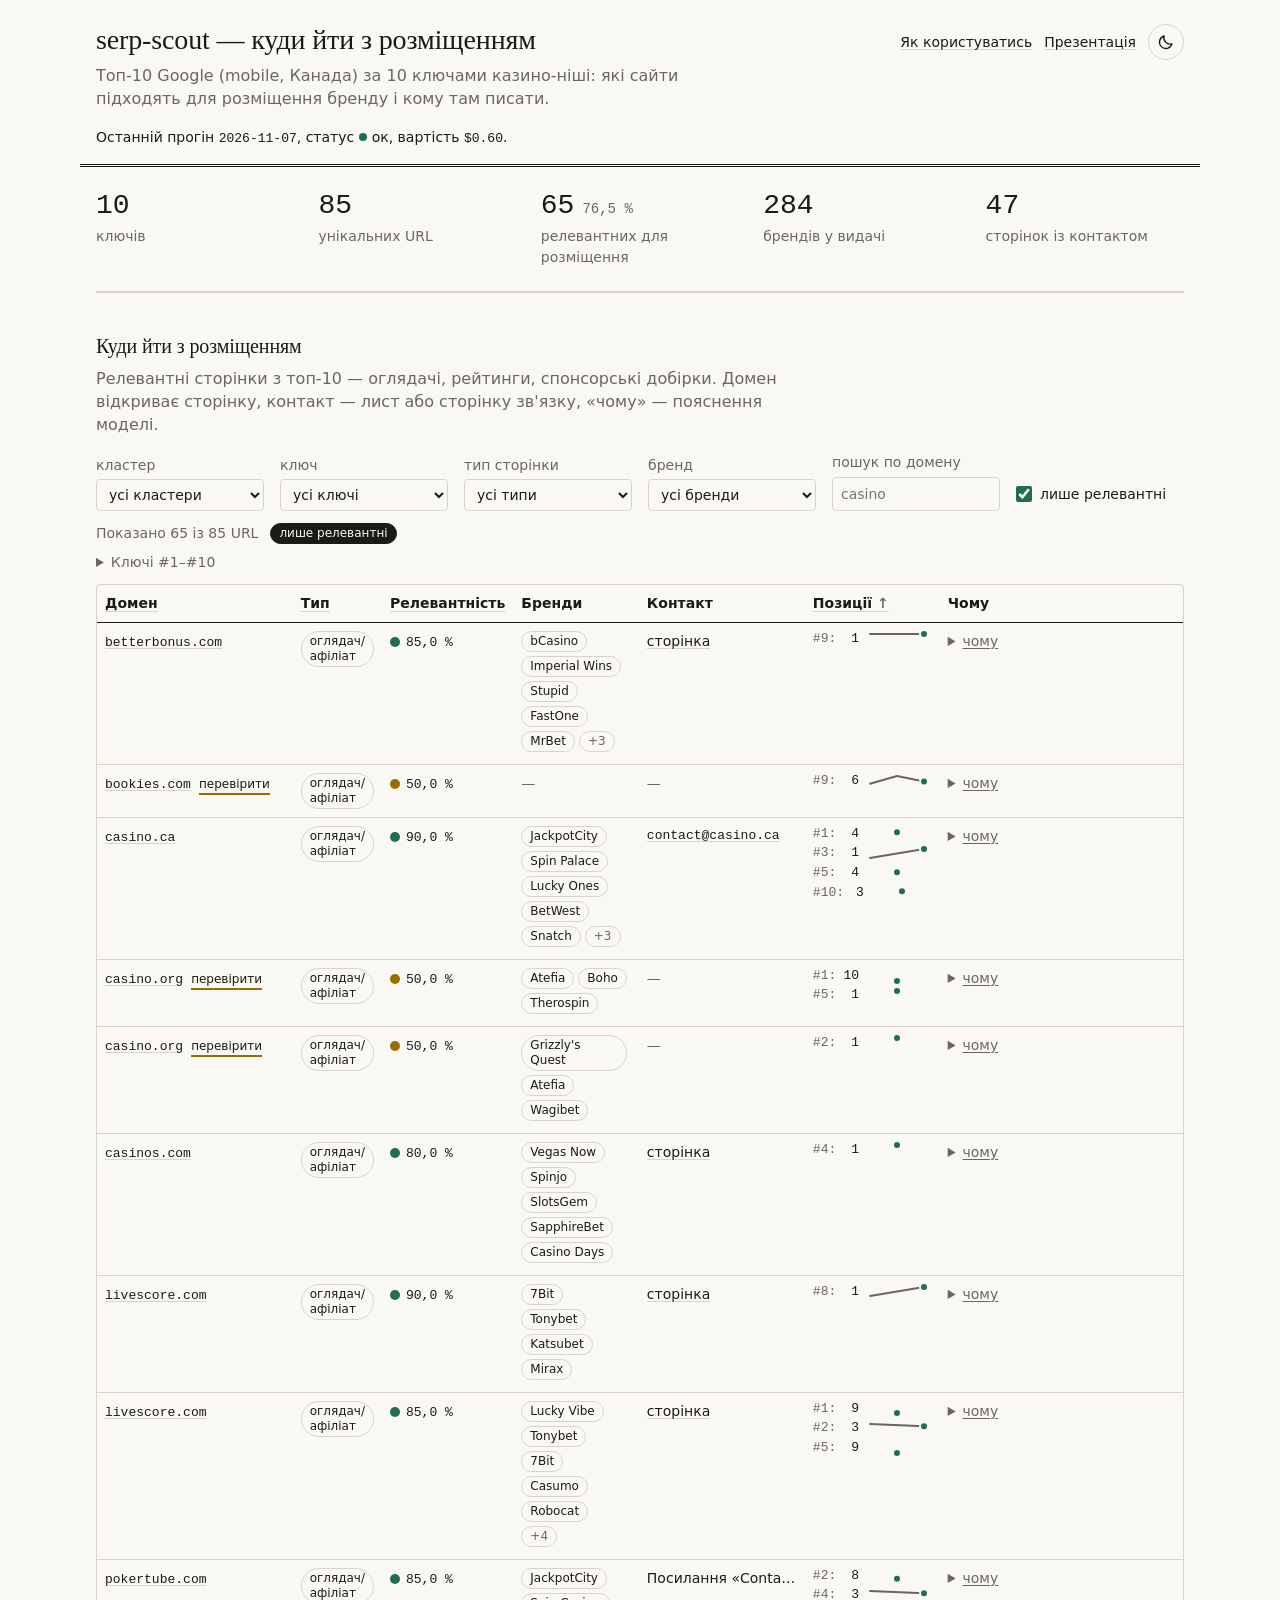
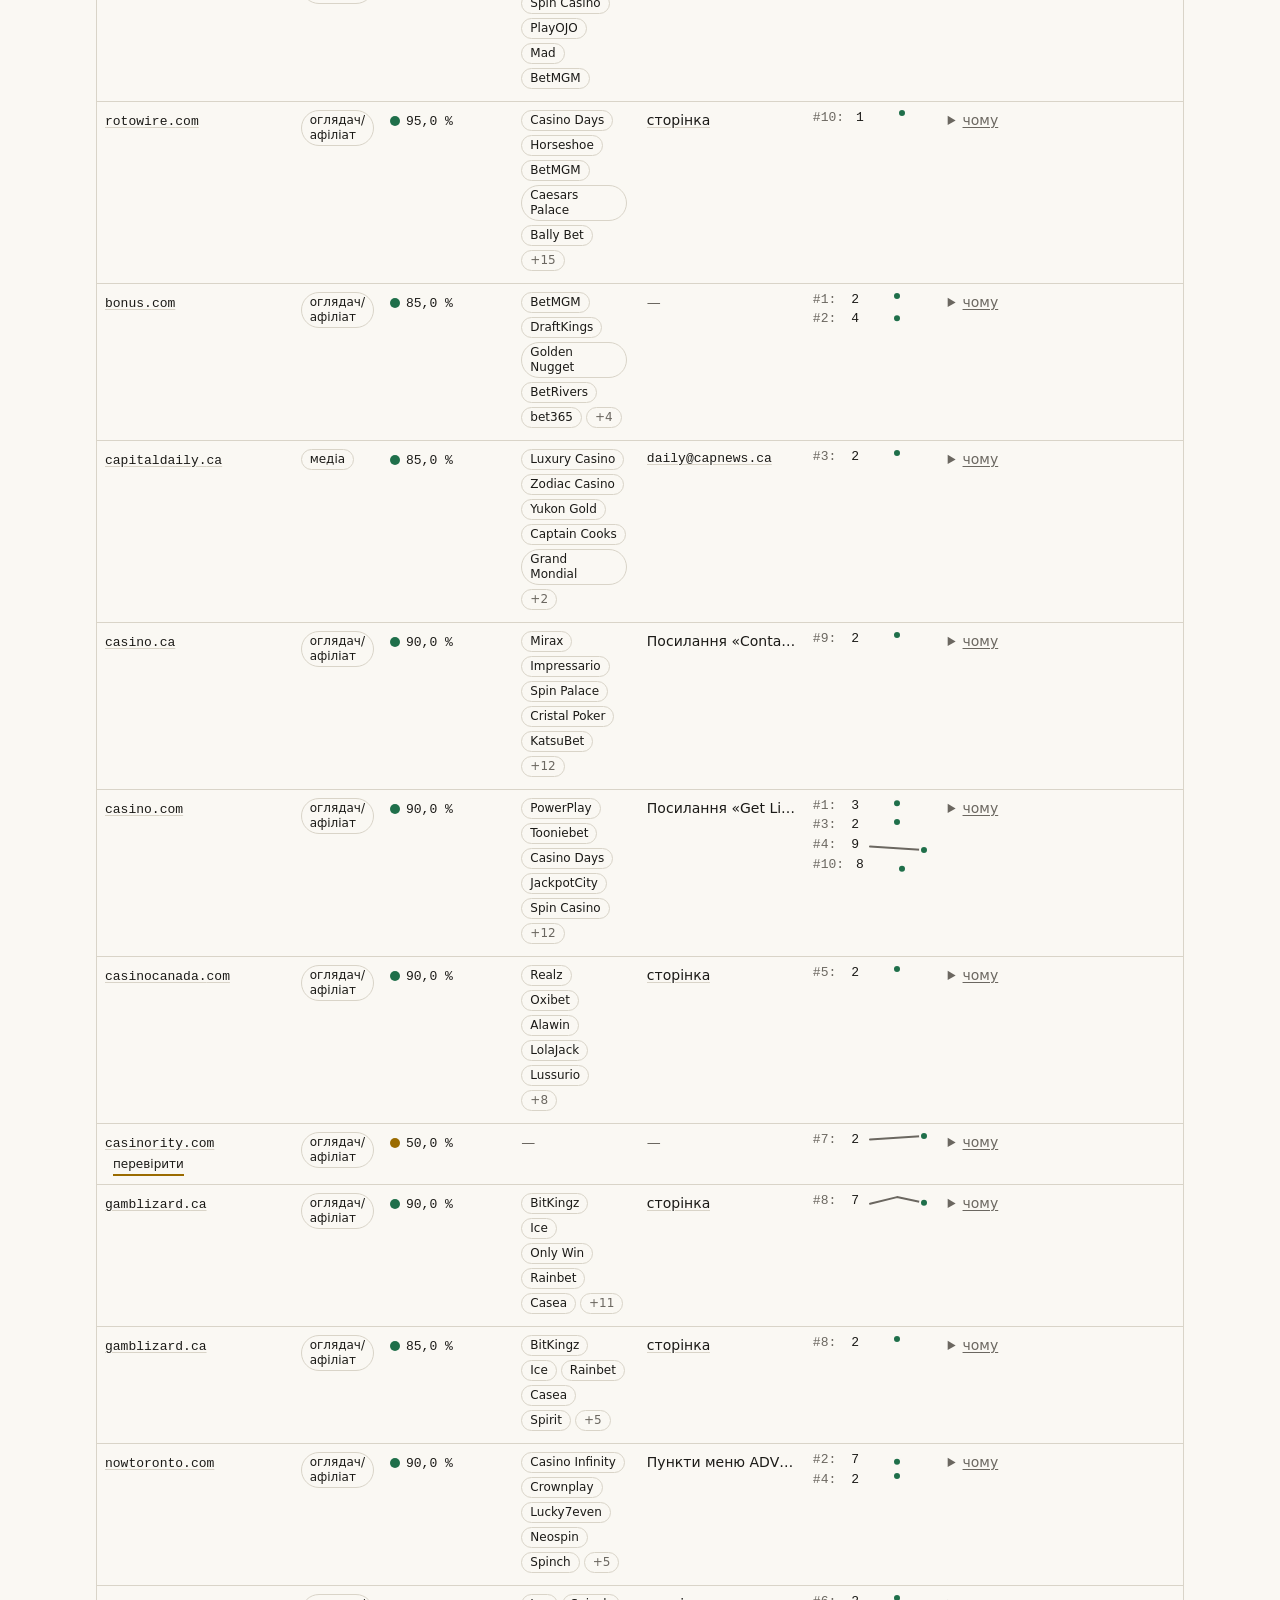
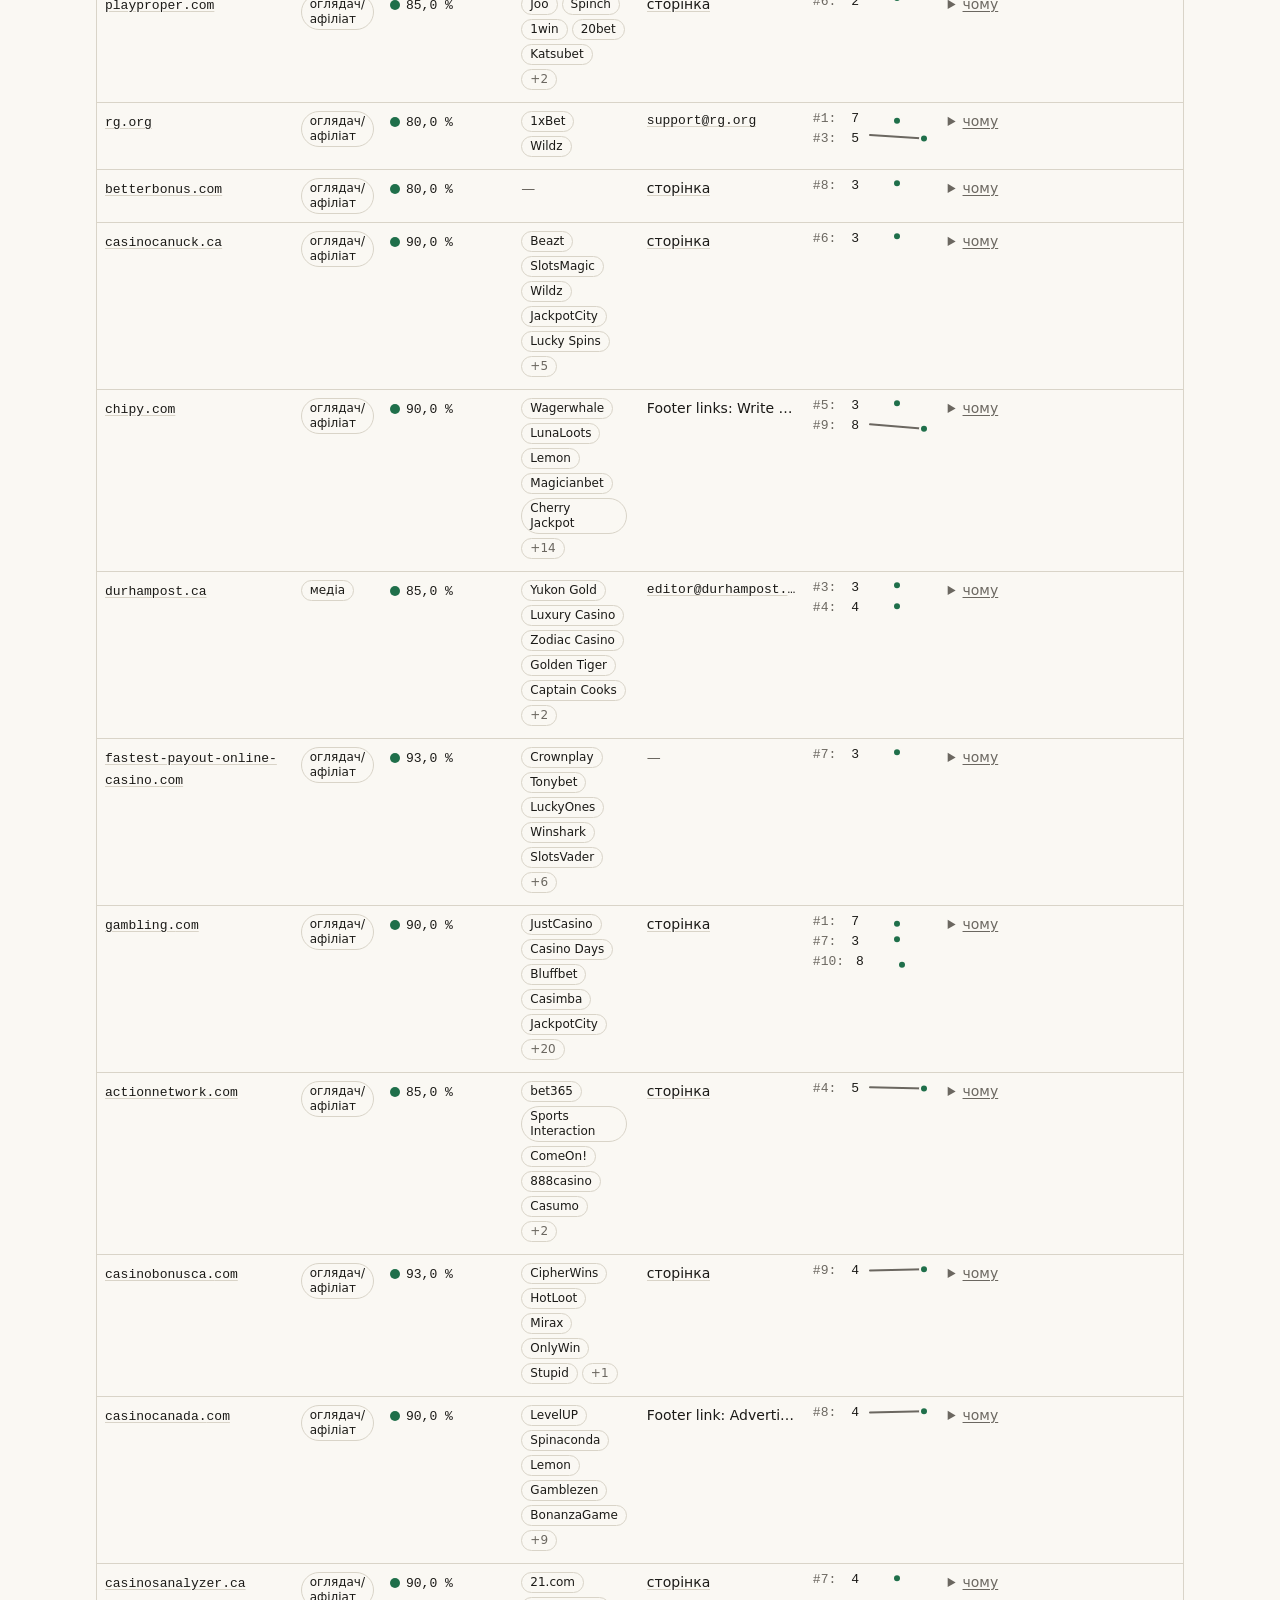
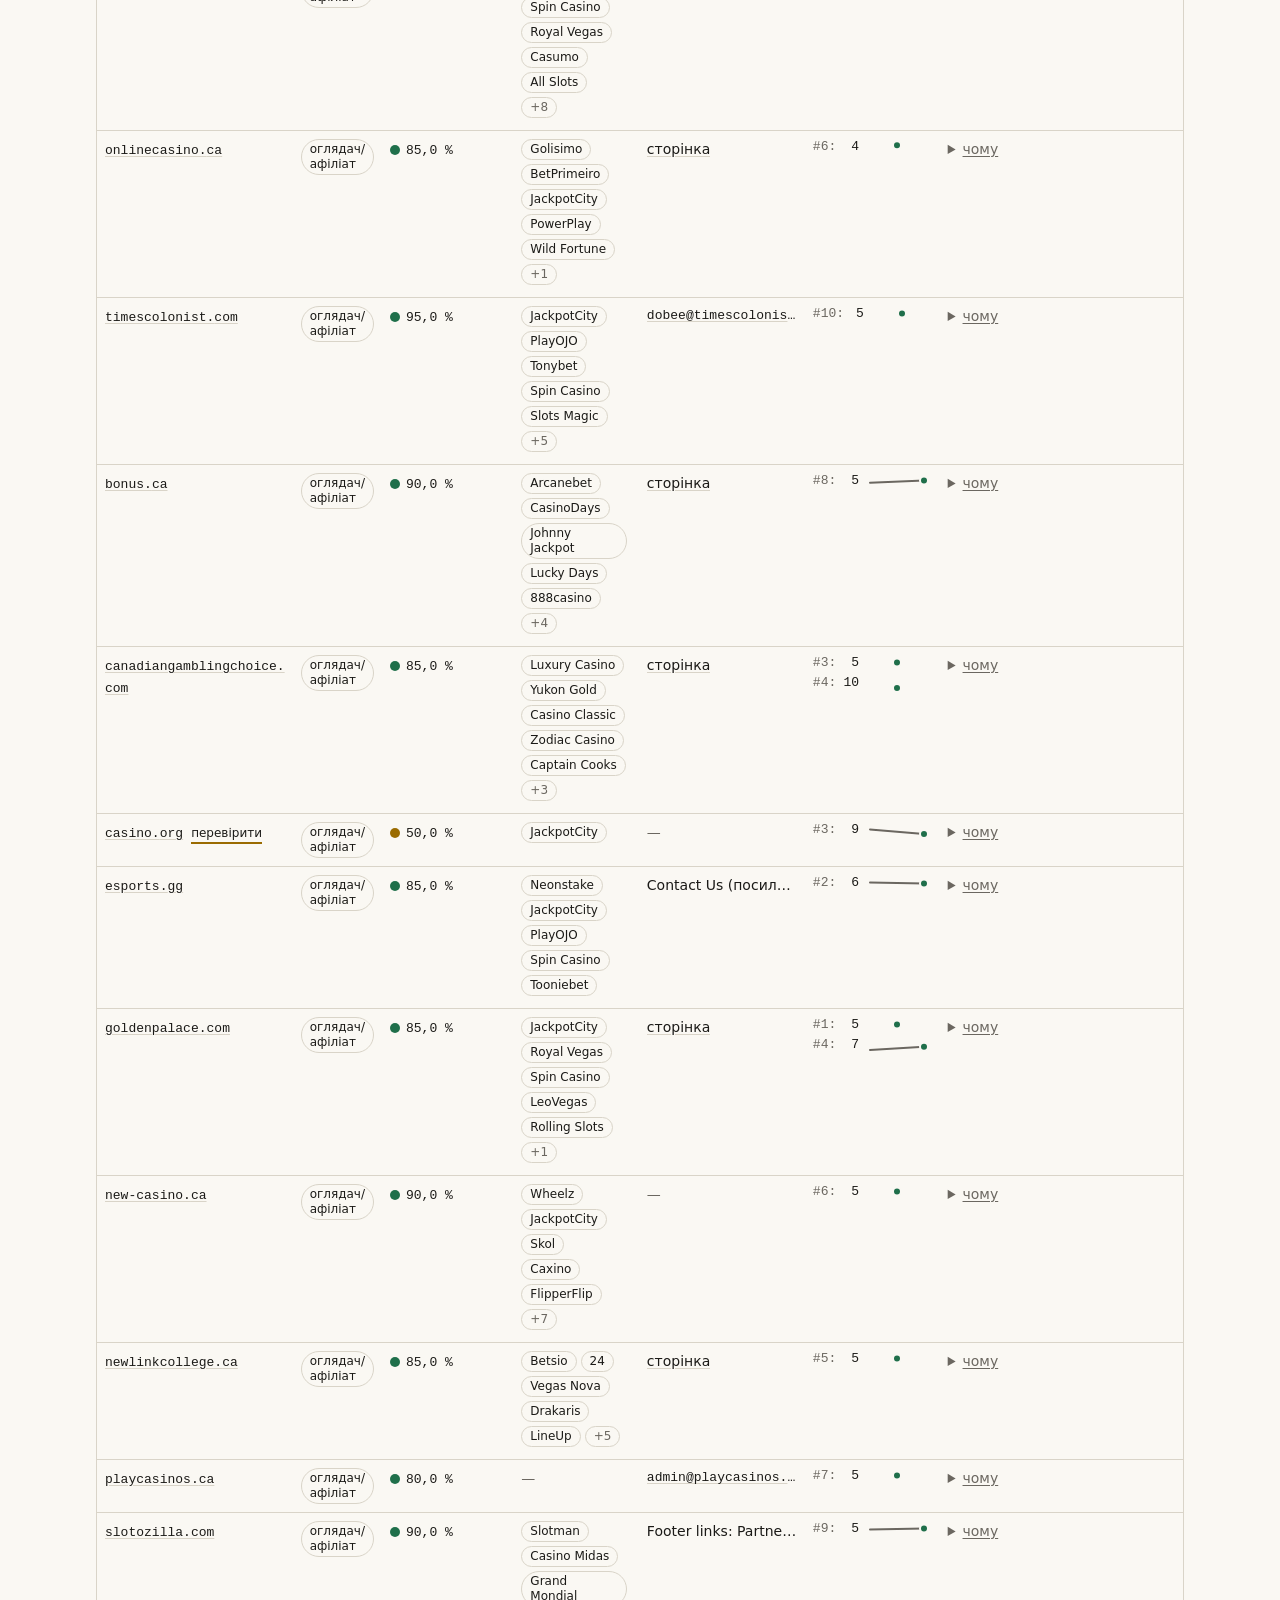
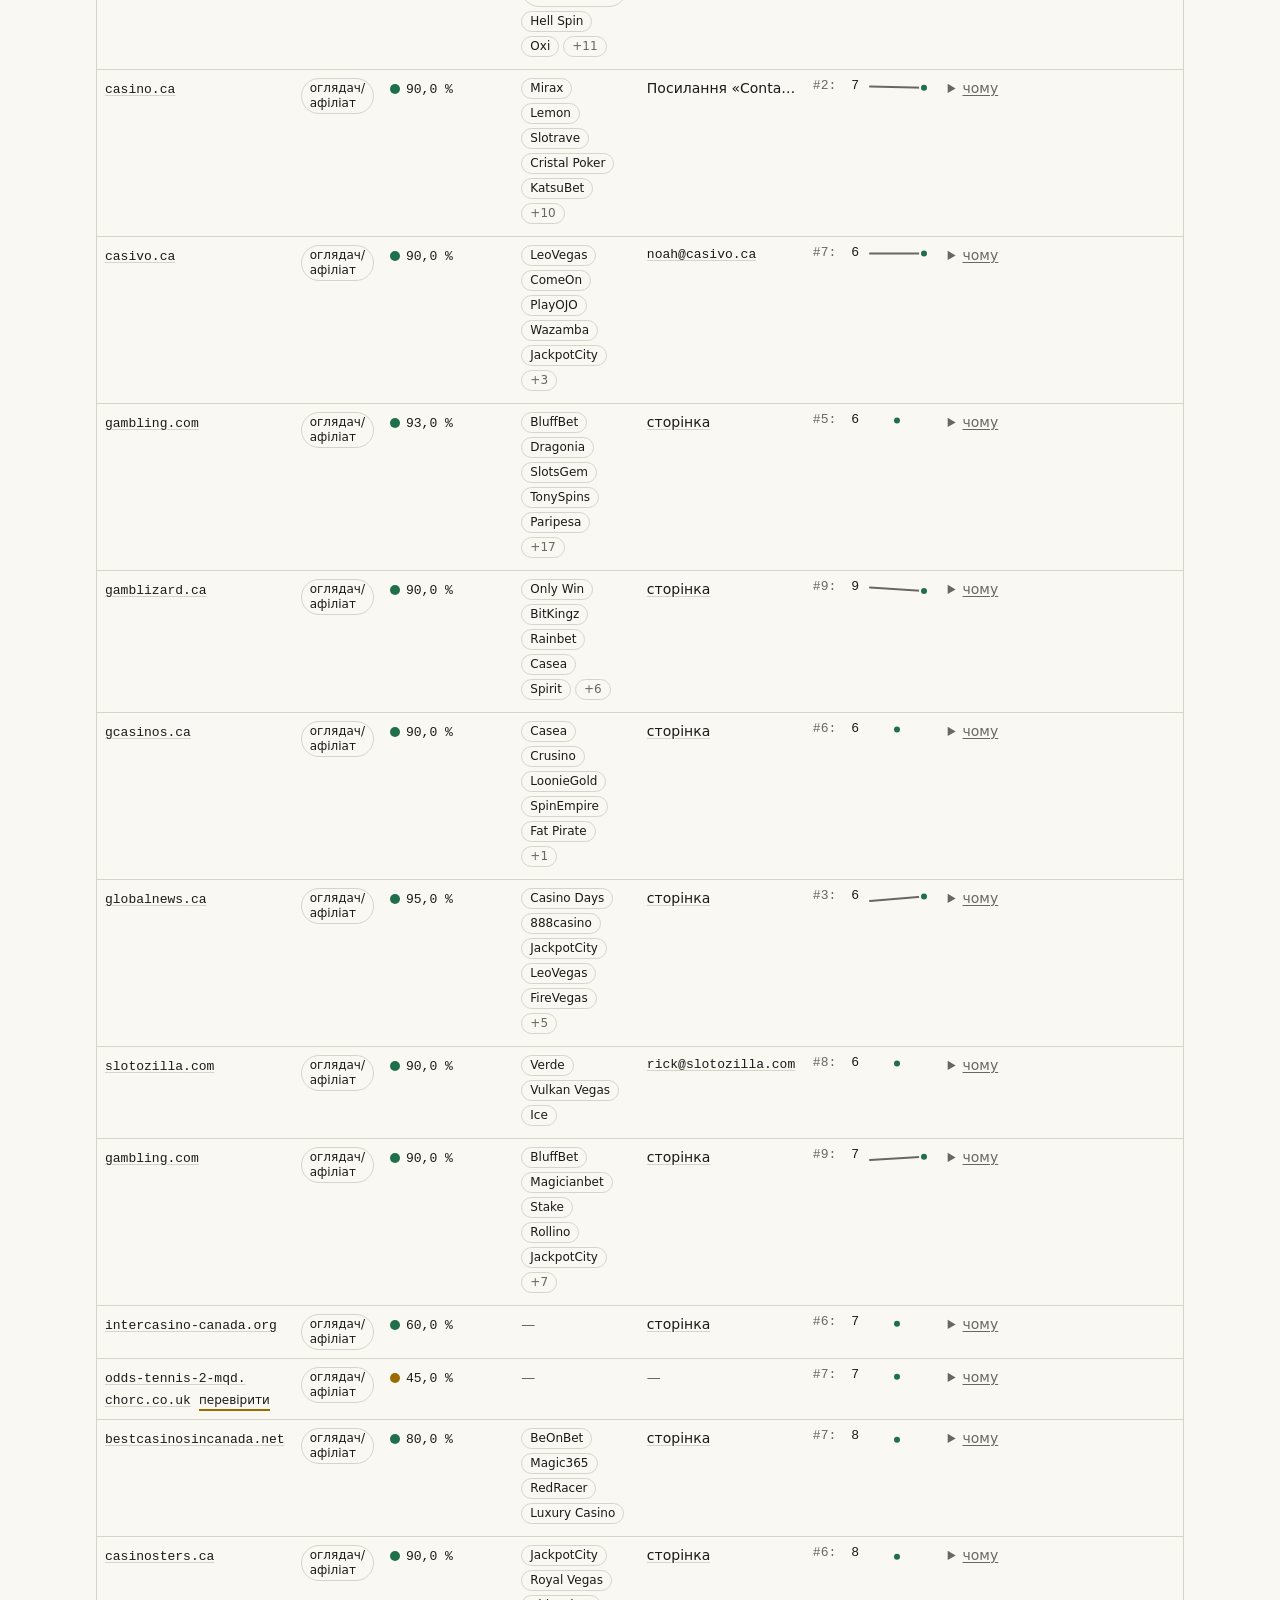
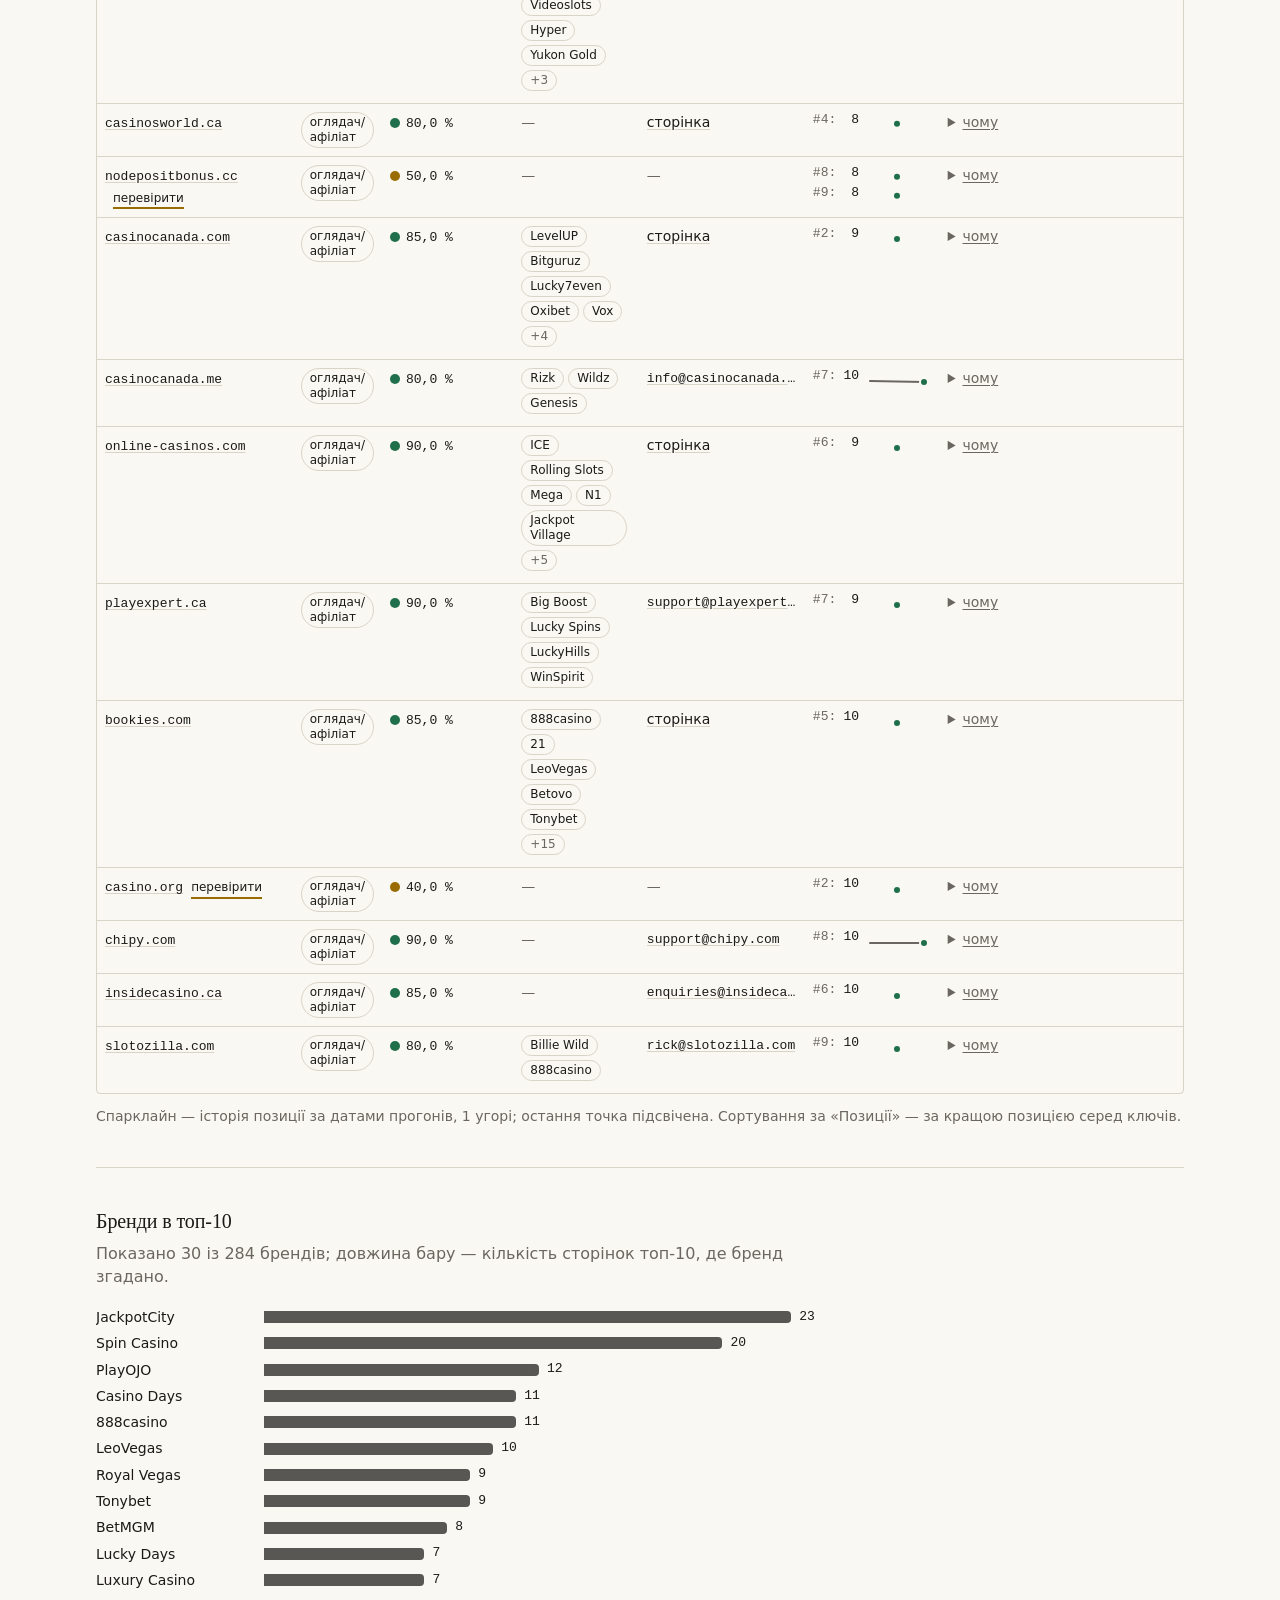
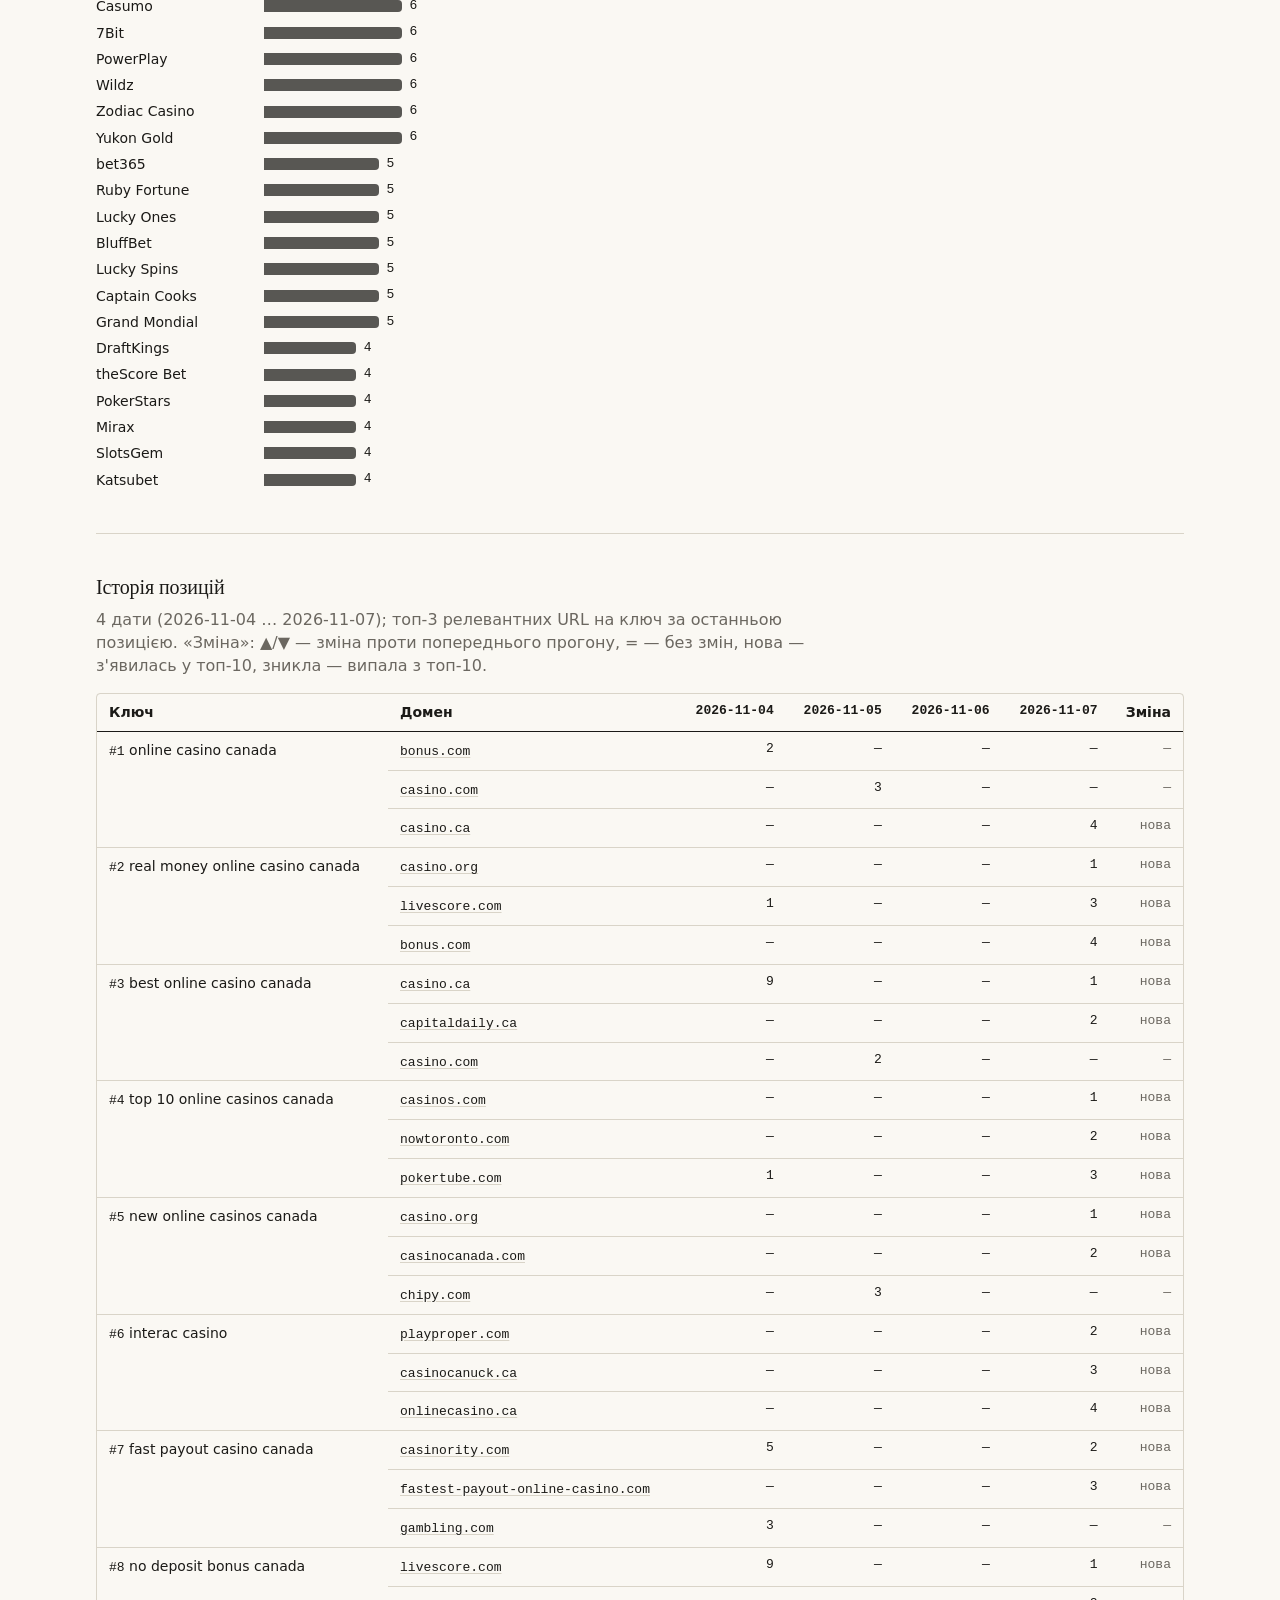
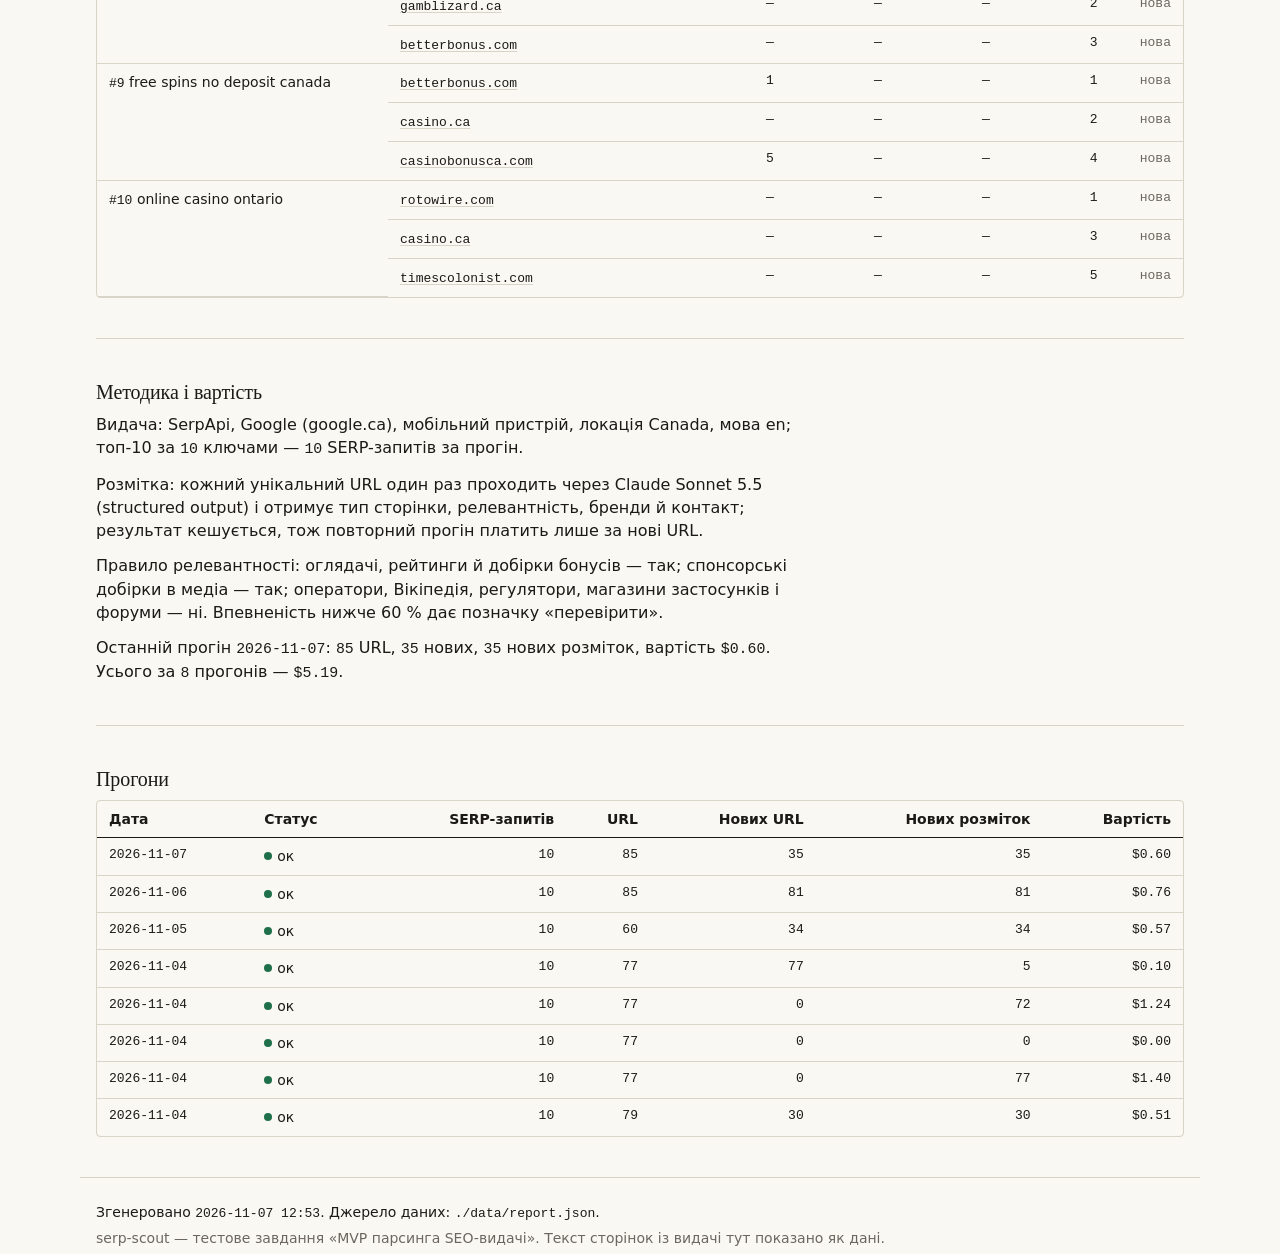
<file: site/index.html>
<!DOCTYPE html>
<html lang="uk">
<head>
  <meta charset="utf-8">
  <meta name="viewport" content="width=device-width, initial-scale=1">
  <meta name="color-scheme" content="light dark">
  <title>serp-scout — куди йти з розміщенням</title>
  <meta name="description" content="Щоденний звіт serp-scout: топ-10 Google (mobile, Канада) за ключами казино-ніші — релевантні сайти для розміщення, бренди й контакти.">
  <link rel="icon" href="data:image/svg+xml,%3Csvg xmlns='http://www.w3.org/2000/svg' viewBox='0 0 16 16'%3E%3Ccircle cx='8' cy='8' r='7' fill='%231f6f4a'/%3E%3C/svg%3E">
  <link rel="stylesheet" href="./styles.css">
  <script>
    // Тема до першого кадру (без блимання): збережена або системна. Клас js — для reveal лише з JS.
    (function () {
      var t = null;
      try { t = localStorage.getItem("theme"); } catch (e) {}
      if (t !== "dark" && t !== "light") {
        t = window.matchMedia && window.matchMedia("(prefers-color-scheme: dark)").matches ? "dark" : "light";
      }
      document.documentElement.setAttribute("data-theme", t);
      document.documentElement.classList.add("js");
    })();
  </script>
</head>
<body>
  <a class="skip" href="#placements-section">До таблиці розміщення</a>

  <header class="masthead wrap">
    <div class="masthead-row">
      <div>
        <h1>serp-scout — куди йти з розміщенням</h1>
        <p class="lede">Топ-10 Google (mobile, Канада) за <span id="lede-keywords">ключами</span> казино-ніші: які сайти підходять для розміщення бренду і кому там писати.</p>
      </div>
      <div class="head-actions">
        <a class="head-link" href="./guide/">Як користуватись</a>
        <a class="head-link" href="./presentation/">Презентація</a>
      <button id="theme-toggle" class="theme" type="button" aria-label="Перемкнути тему" title="Тема">
        <svg class="icon icon-moon" viewBox="0 0 24 24" width="18" height="18" aria-hidden="true" focusable="false">
          <path d="M20 14.5A8.5 8.5 0 0 1 9.5 4a8.5 8.5 0 1 0 10.5 10.5Z" fill="none" stroke="currentColor" stroke-width="1.8" stroke-linejoin="round"/>
        </svg>
        <svg class="icon icon-sun" viewBox="0 0 24 24" width="18" height="18" aria-hidden="true" focusable="false">
          <circle cx="12" cy="12" r="4" fill="none" stroke="currentColor" stroke-width="1.8"/>
          <path d="M12 2.5v2.5M12 19v2.5M2.5 12H5M19 12h2.5M5.3 5.3l1.8 1.8M16.9 16.9l1.8 1.8M5.3 18.7l1.8-1.8M16.9 7.1l1.8-1.8" stroke="currentColor" stroke-width="1.8" stroke-linecap="round"/>
        </svg>
      </button>
      </div>
    </div>
    <p class="dateline">
      Останній прогін <time id="run-date" class="mono">—</time>,
      статус <span id="run-status" class="status">—</span>,
      вартість <span id="run-cost" class="mono">—</span>.
    </p>
    <div id="run-errors"></div>
  </header>

  <section id="empty" class="wrap empty" hidden>
    <h2>Даних поки немає</h2>
    <p>Звіт читає <code>site/data/report.json</code>, а його ще не згенеровано. Зберіть його з кореня репозиторію:</p>
    <pre><code>make demo &amp;&amp; make site</code></pre>
    <p>Потім <code>make serve</code> і відкрийте сторінку знову. Для перегляду на тестових даних додайте до адреси <code>?data=tests/fixtures/report.sample.json</code>.</p>
    <details id="empty-tech" class="muted tech" hidden>
      <summary>Технічні деталі</summary>
      <p id="empty-detail" class="mono"></p>
    </details>
  </section>

  <main id="report" class="wrap" hidden>
    <section class="kpi-section" aria-labelledby="kpi-title">
      <h2 id="kpi-title" class="sr-only">Підсумок</h2>
      <div id="kpi" class="kpi"></div>
    </section>

    <section id="placements-section" class="reveal" aria-labelledby="placements-title">
      <h2 id="placements-title">Куди йти з розміщенням</h2>
      <p class="section-lede">Релевантні сторінки з топ-10 — оглядачі, рейтинги, спонсорські добірки. Домен відкриває сторінку, контакт — лист або сторінку зв'язку, «чому» — пояснення моделі.</p>

      <form id="filters" class="filters" autocomplete="off">
        <label>кластер
          <select id="f-cluster" name="cluster"><option value="">усі кластери</option></select>
        </label>
        <label>ключ
          <select id="f-keyword" name="keyword"><option value="">усі ключі</option></select>
        </label>
        <label>тип сторінки
          <select id="f-type" name="type"><option value="">усі типи</option></select>
        </label>
        <label>бренд
          <select id="f-brand" name="brand"><option value="">усі бренди</option></select>
        </label>
        <label>пошук по домену
          <input id="f-query" name="query" type="search" placeholder="casino" spellcheck="false">
        </label>
        <label class="check">
          <input id="f-relevant" name="relevant" type="checkbox" checked> лише релевантні
        </label>
      </form>

      <div class="table-bar">
        <p id="results-count" class="muted" aria-live="polite">—</p>
        <div id="active-filters" class="active-filters" aria-label="Активні фільтри"></div>
        <button id="f-reset" type="button" class="link-btn" hidden>Скинути фільтри</button>
      </div>

      <details class="kw-legend">
        <summary id="kw-summary">Ключі</summary>
        <ol id="kw-list" class="kw-list"></ol>
      </details>

      <div class="sheet">
        <table id="placements">
          <caption class="sr-only">Сторінки топ-10 з розміткою для розміщення</caption>
          <thead>
            <tr>
              <th scope="col" data-key="domain" aria-sort="none"><button type="button" class="sort">Домен</button></th>
              <th scope="col" data-key="site_type" aria-sort="none"><button type="button" class="sort">Тип</button></th>
              <th scope="col" data-key="relevance" aria-sort="none"><button type="button" class="sort">Релевантність</button></th>
              <th scope="col">Бренди</th>
              <th scope="col">Контакт</th>
              <th scope="col" data-key="best_position" aria-sort="ascending"><button type="button" class="sort">Позиції</button></th>
              <th scope="col">Чому</th>
            </tr>
          </thead>
          <tbody></tbody>
        </table>
      </div>
      <p class="scroll-hint" aria-hidden="true">← прокрутіть таблицю →</p>
      <p class="muted footnote">Спарклайн — історія позиції за датами прогонів, 1 угорі; остання точка підсвічена. Сортування за «Позиції» — за кращою позицією серед ключів.</p>
    </section>

    <section class="reveal" aria-labelledby="brands-title">
      <h2 id="brands-title">Бренди в топ-10</h2>
      <p id="brands-note" class="section-lede"></p>
      <ol id="brands-bars" class="bars"></ol>
    </section>

    <section class="reveal" aria-labelledby="history-title">
      <h2 id="history-title">Історія позицій</h2>
      <p id="history-note" class="section-lede"></p>
      <div class="sheet">
        <table id="history" class="history">
          <caption class="sr-only">Позиції релевантних URL за датами прогонів</caption>
          <thead></thead>
          <tbody></tbody>
        </table>
      </div>
      <p class="scroll-hint" aria-hidden="true">← прокрутіть таблицю →</p>
    </section>

    <section class="reveal" aria-labelledby="method-title">
      <h2 id="method-title">Методика і вартість</h2>
      <div id="method" class="prose"></div>
    </section>

    <section class="reveal" aria-labelledby="runs-title">
      <h2 id="runs-title">Прогони</h2>
      <div class="sheet">
        <table id="runs" class="runs">
          <caption class="sr-only">Прогони пайплайну</caption>
          <thead>
            <tr>
              <th scope="col">Дата</th>
              <th scope="col">Статус</th>
              <th scope="col" class="num">SERP-запитів</th>
              <th scope="col" class="num">URL</th>
              <th scope="col" class="num">Нових URL</th>
              <th scope="col" class="num">Нових розміток</th>
              <th scope="col" class="num">Вартість</th>
            </tr>
          </thead>
          <tbody></tbody>
        </table>
      </div>
      <p class="scroll-hint" aria-hidden="true">← прокрутіть таблицю →</p>
    </section>
  </main>

  <footer class="wrap foot">
    <p>Згенеровано <time id="generated-at" class="mono">—</time>. Джерело даних: <span id="data-source" class="mono">./data/report.json</span>.</p>
    <p class="muted">serp-scout — тестове завдання «MVP парсинга SEO-видачі». Текст сторінок із видачі тут показано як дані.</p>
  </footer>

  <script type="module" src="./js/main.mjs"></script>
</body>
</html>
</file>
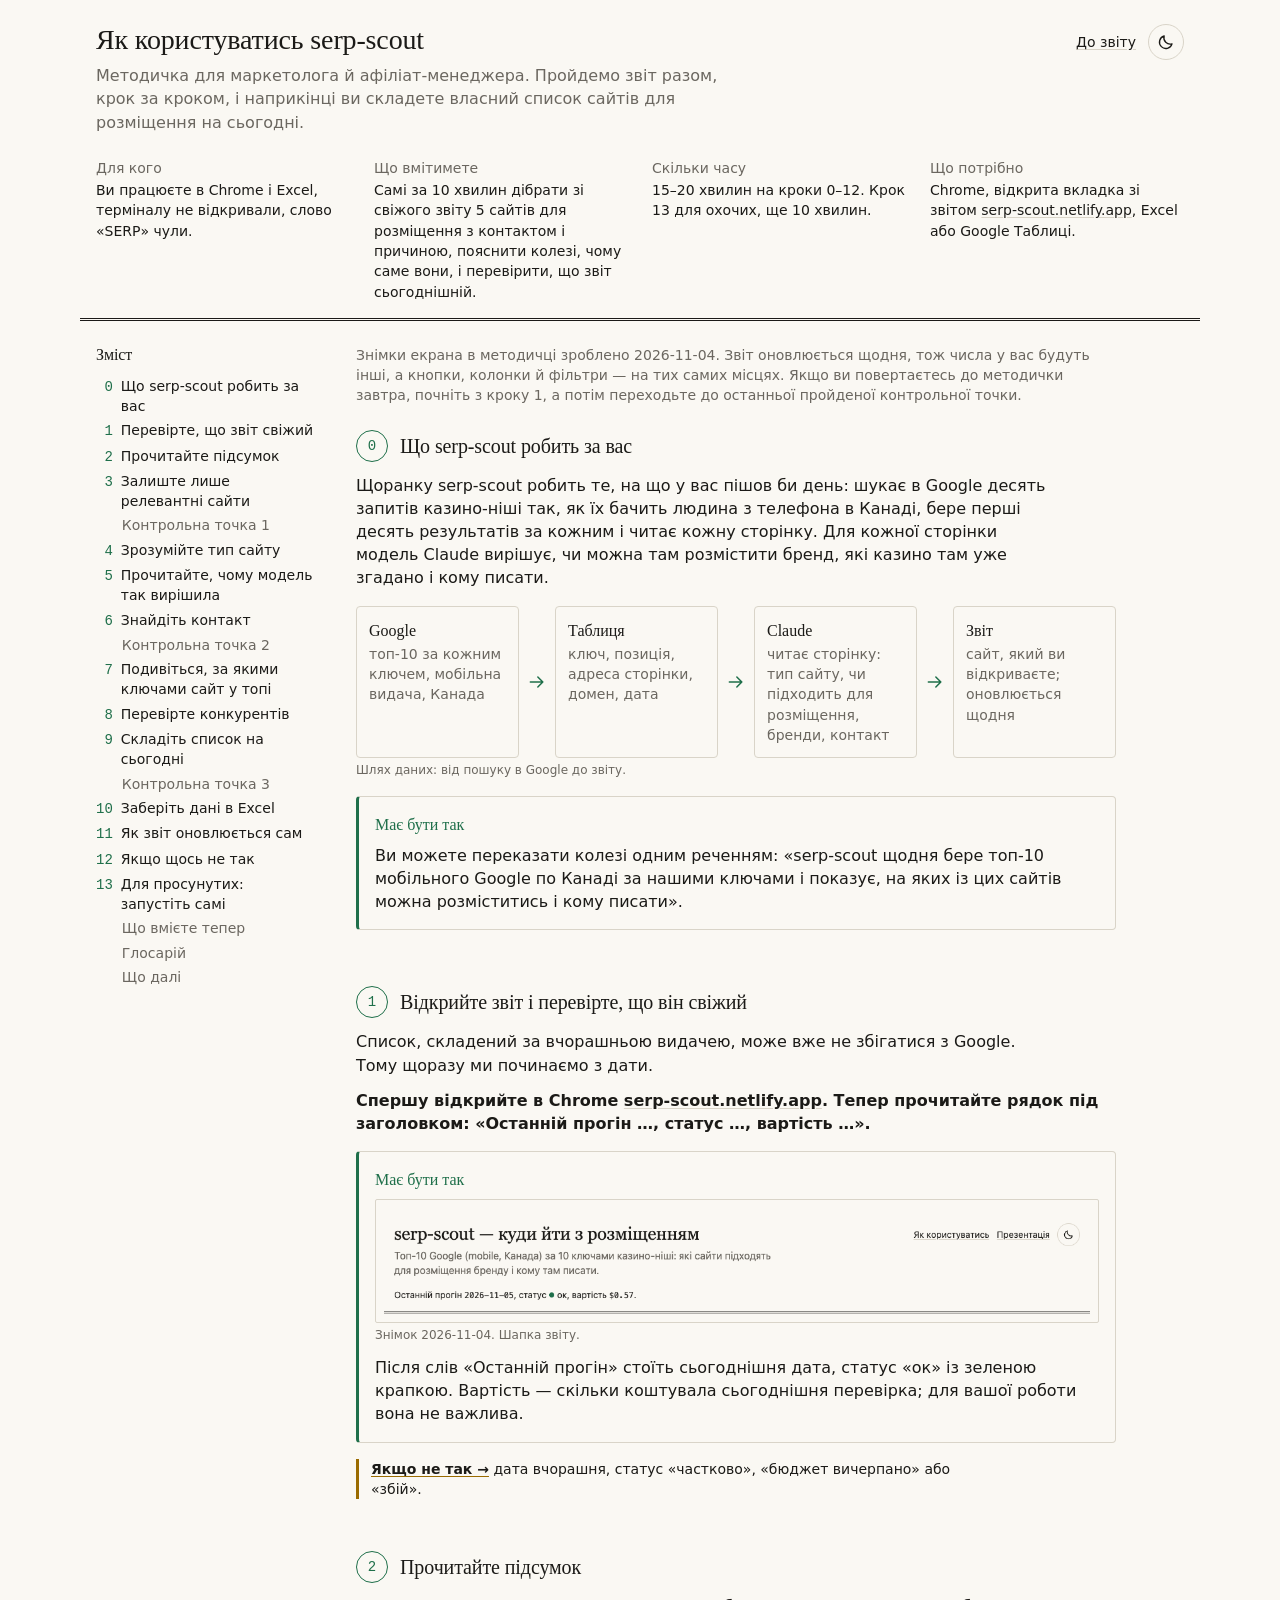
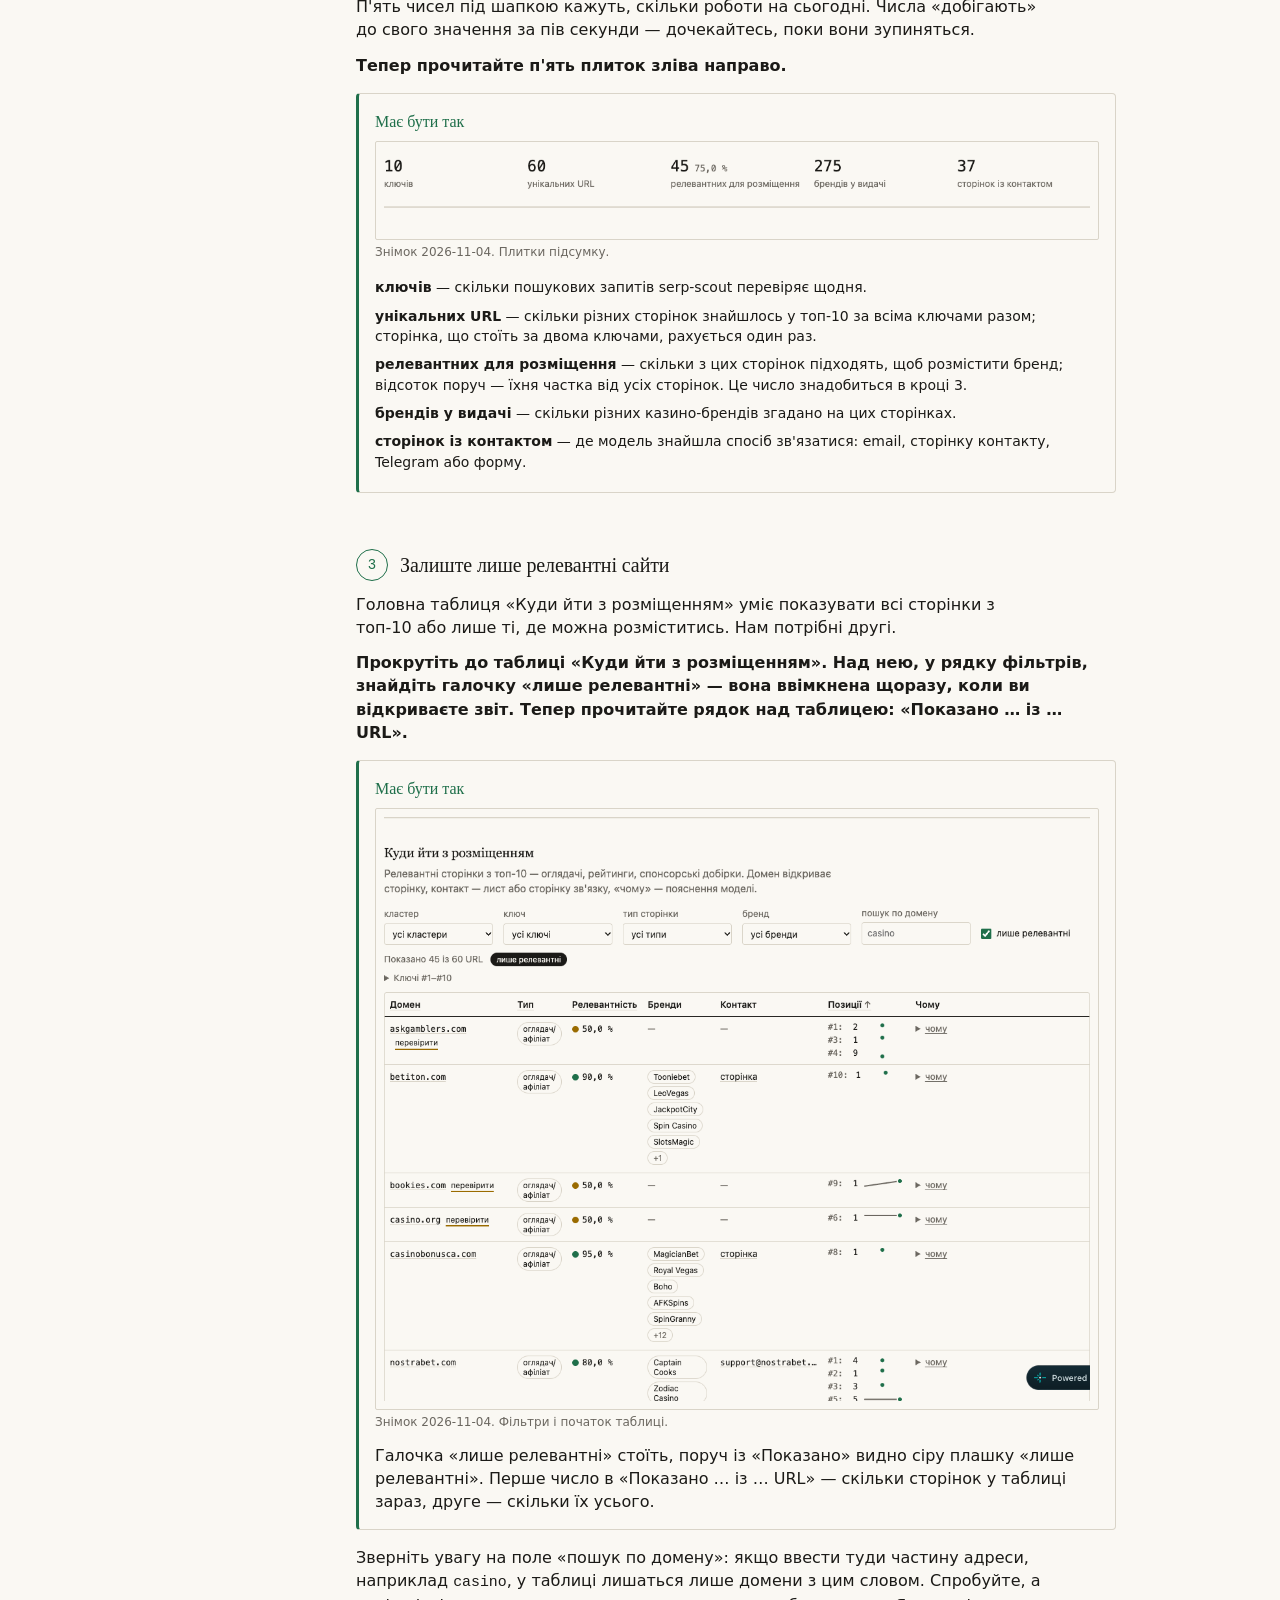
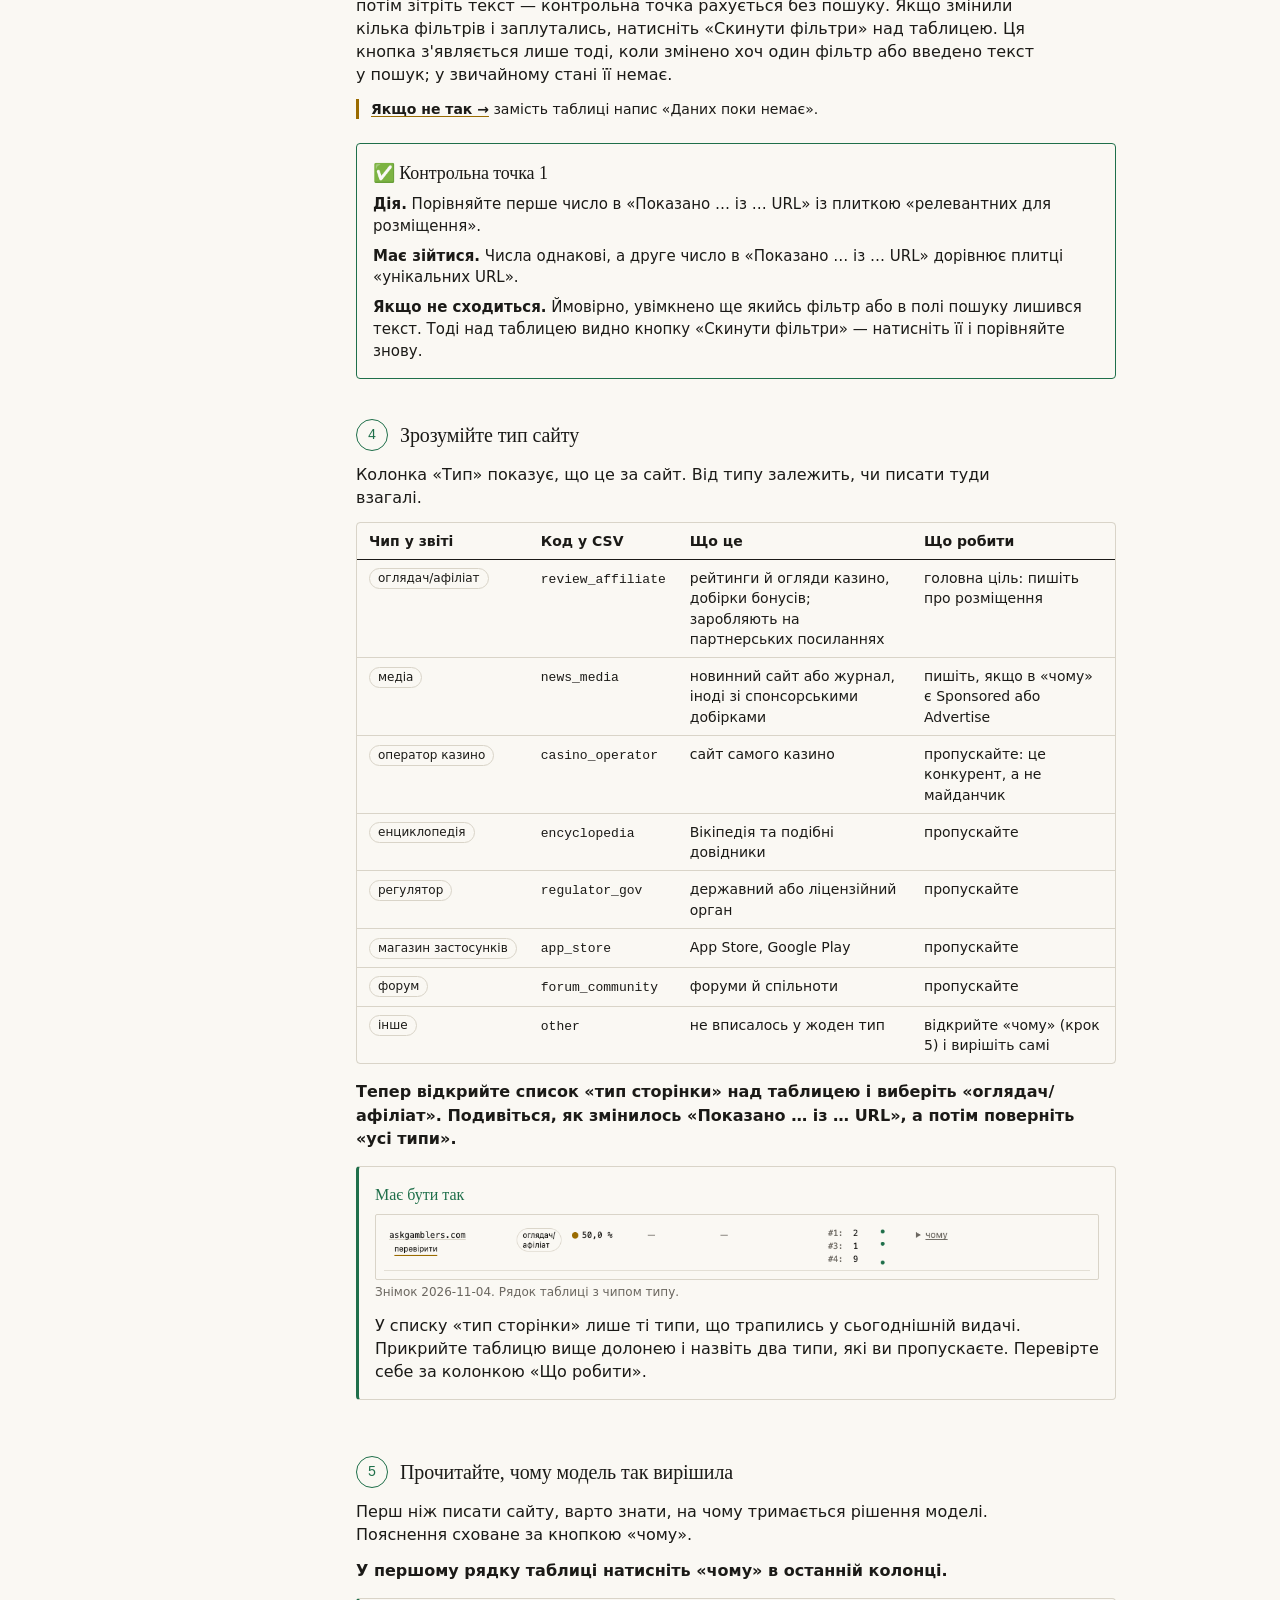
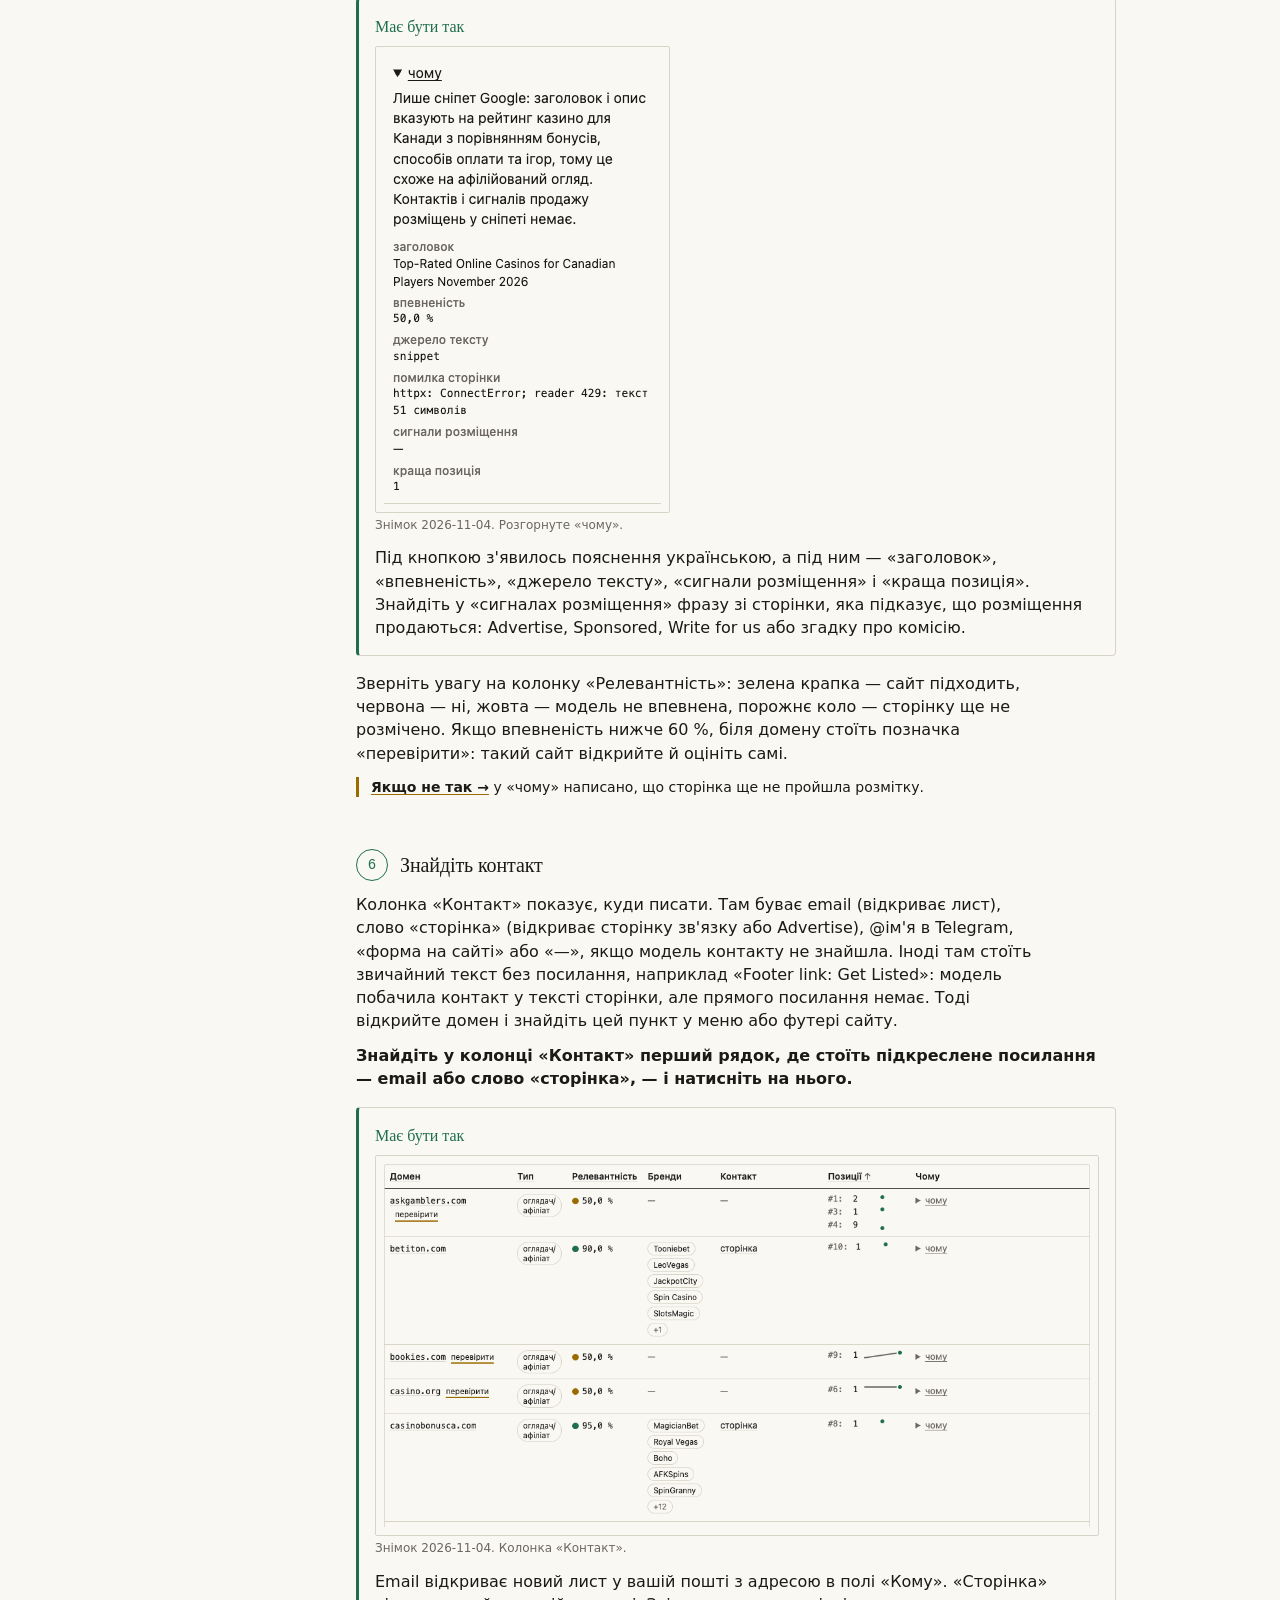
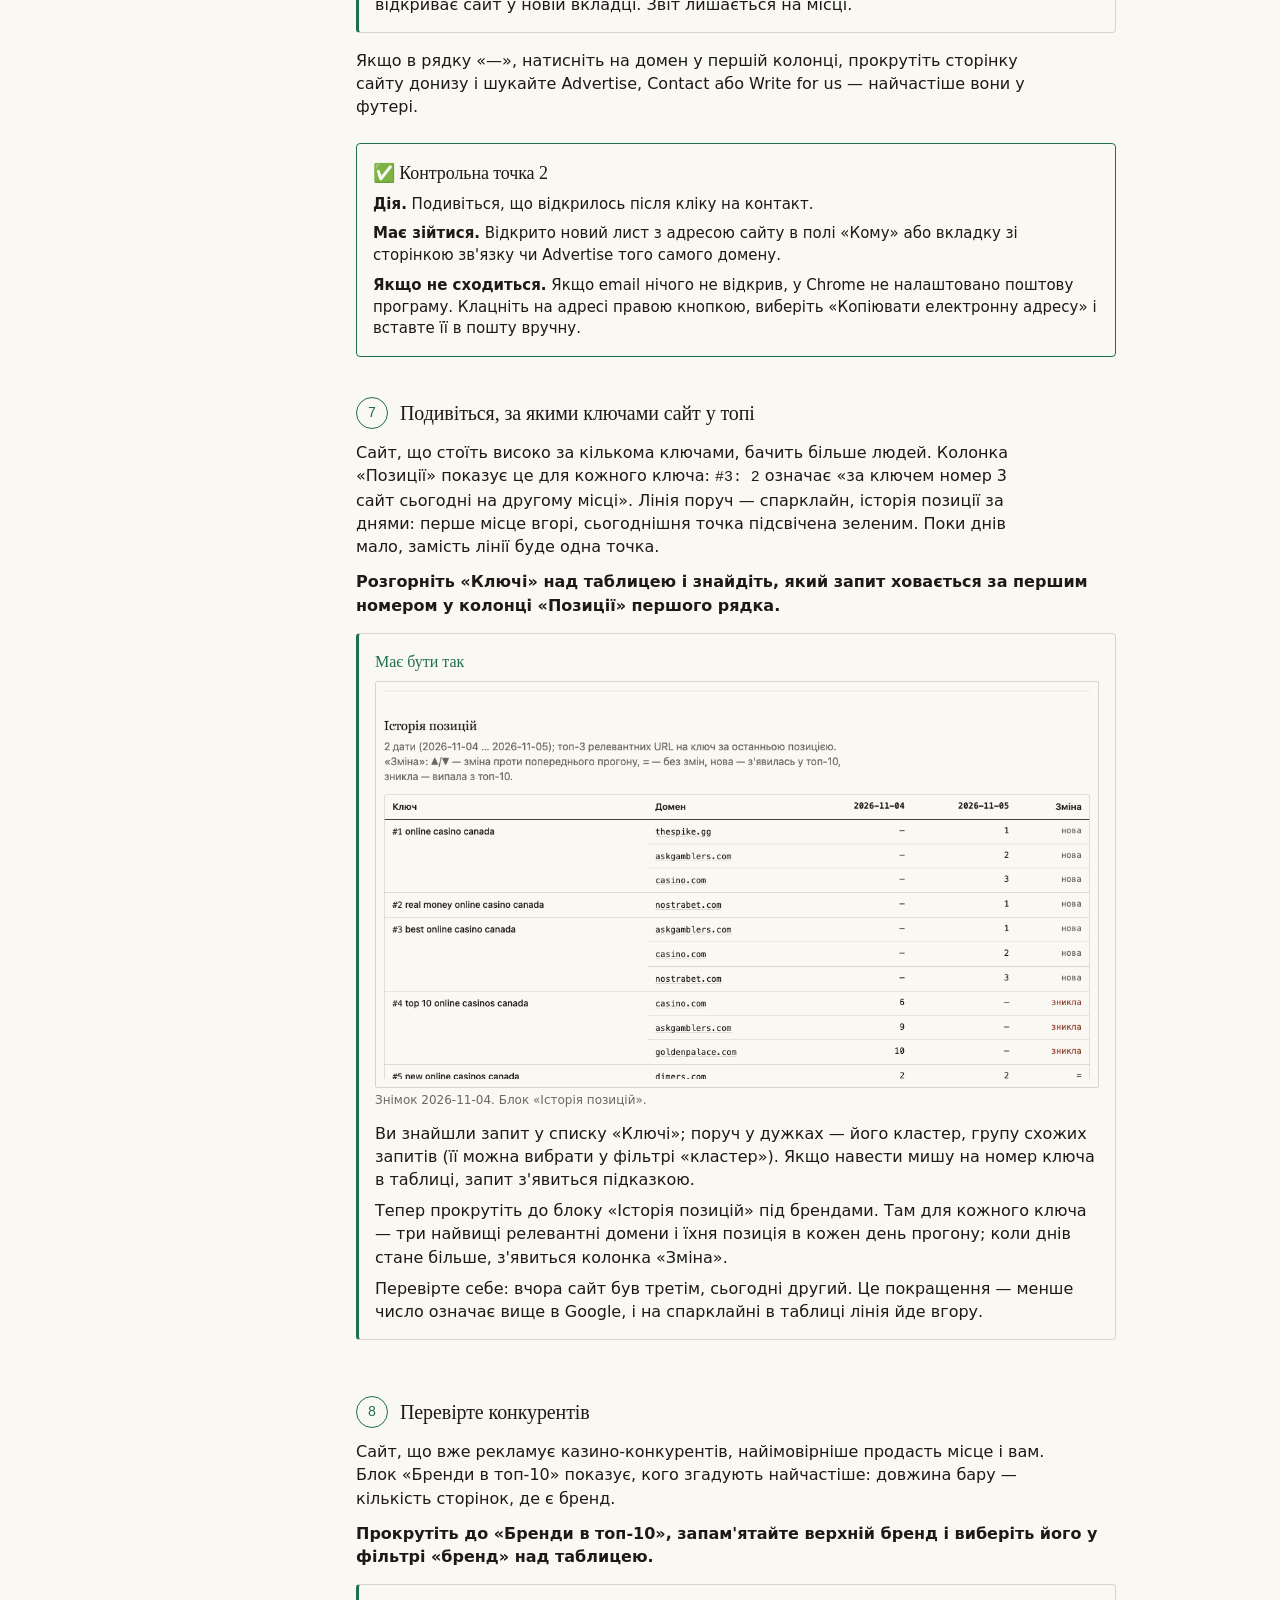
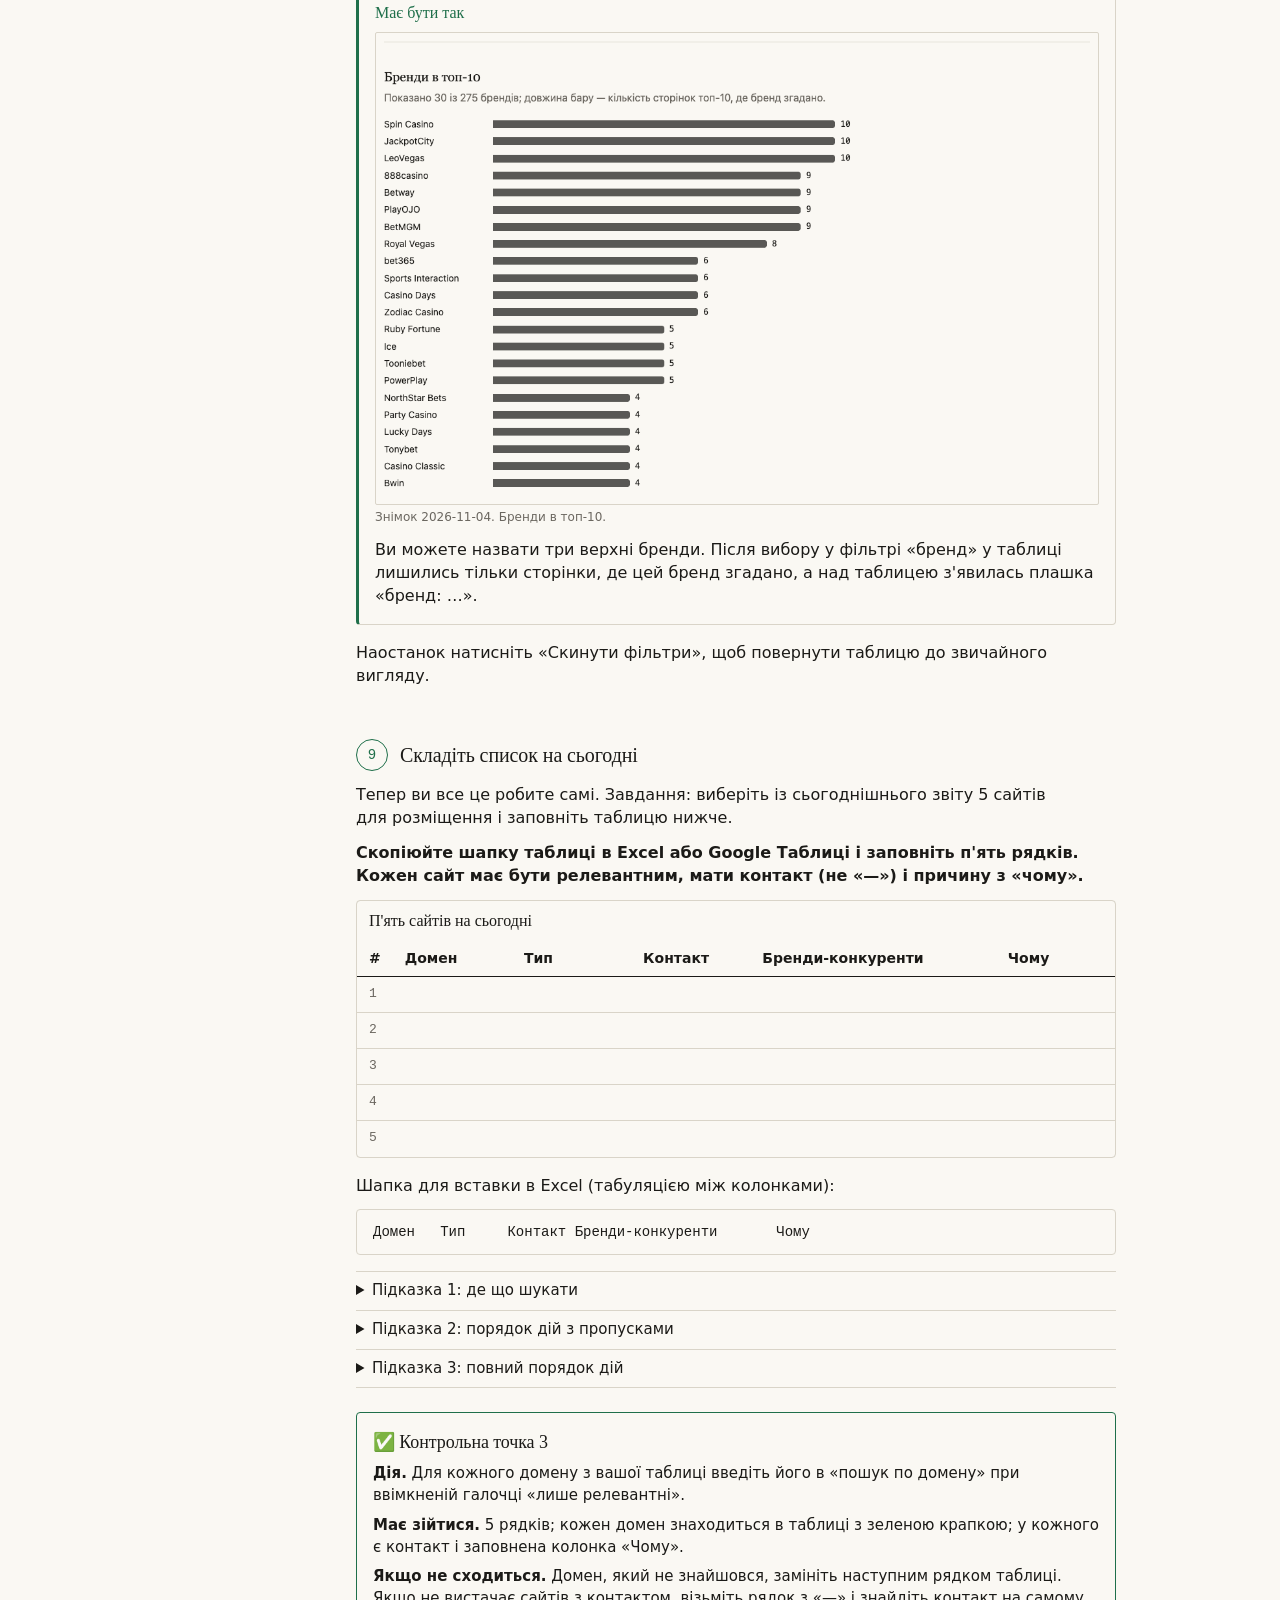
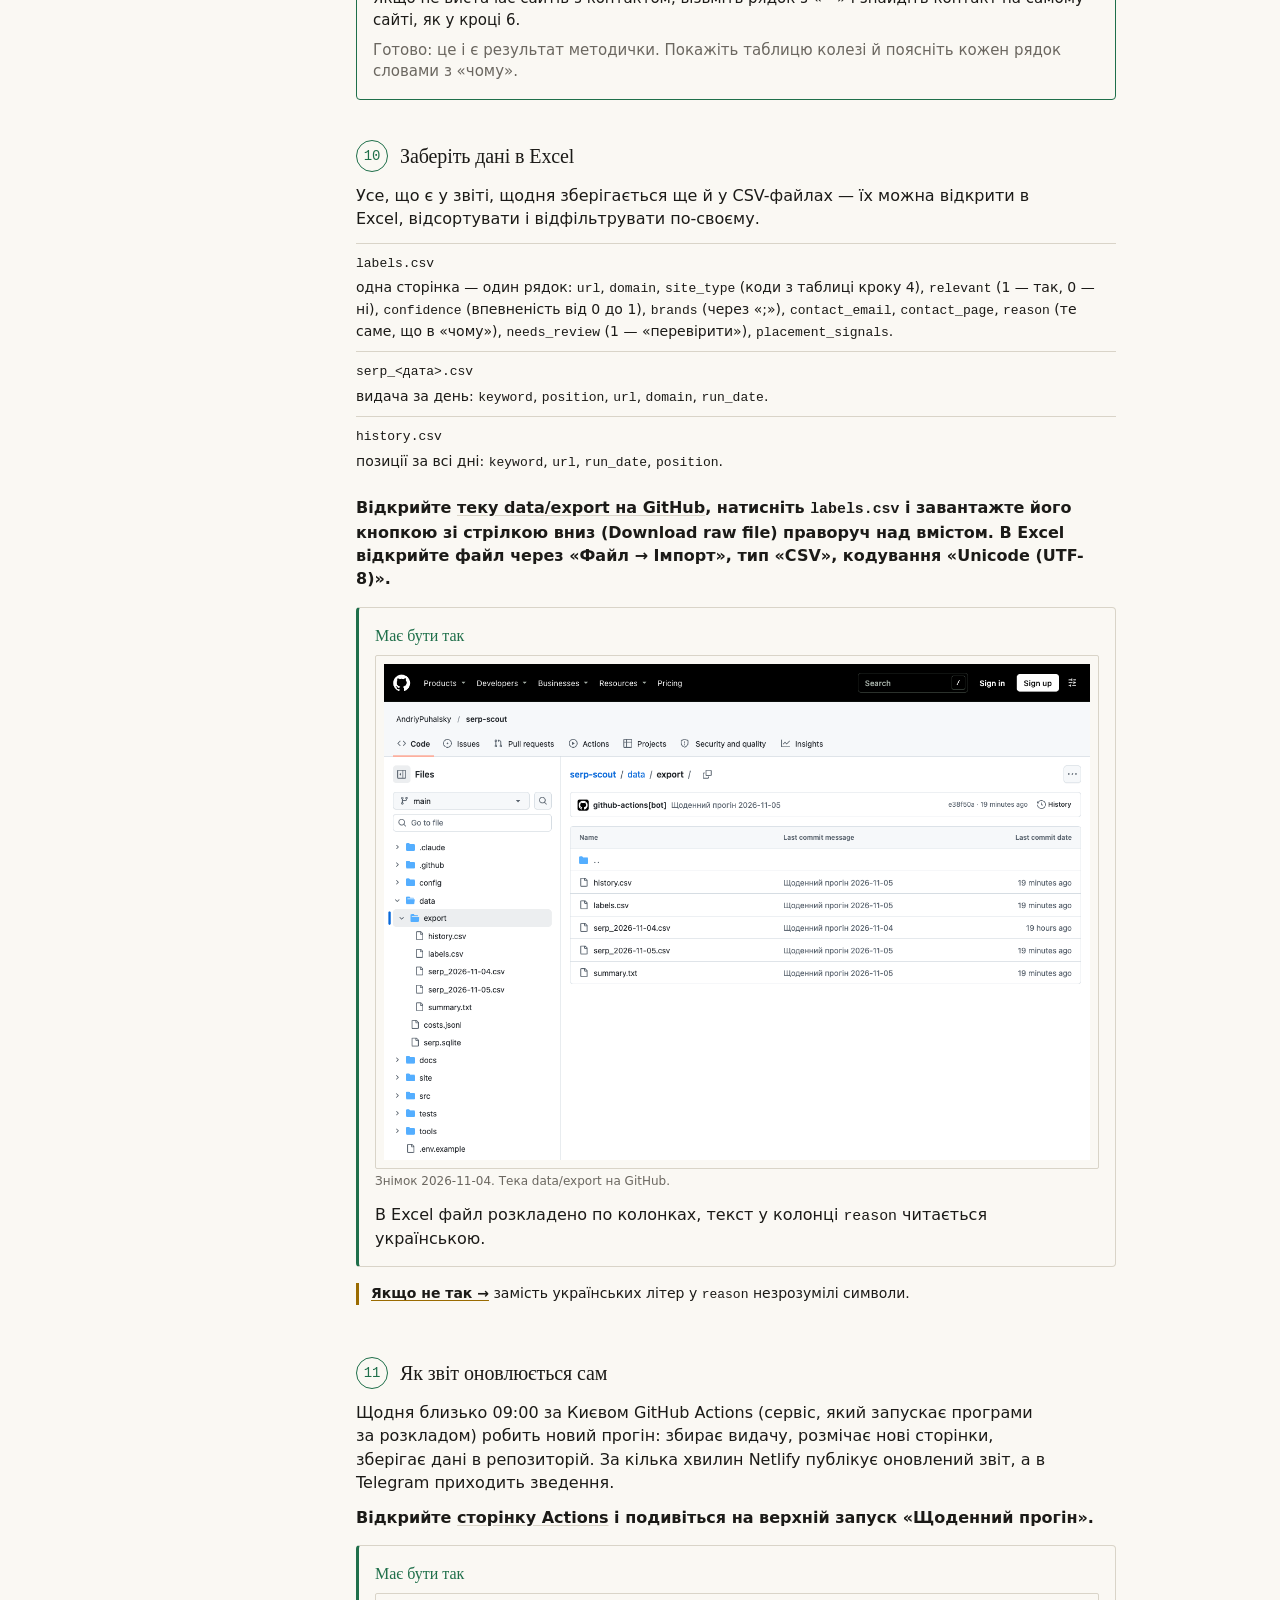
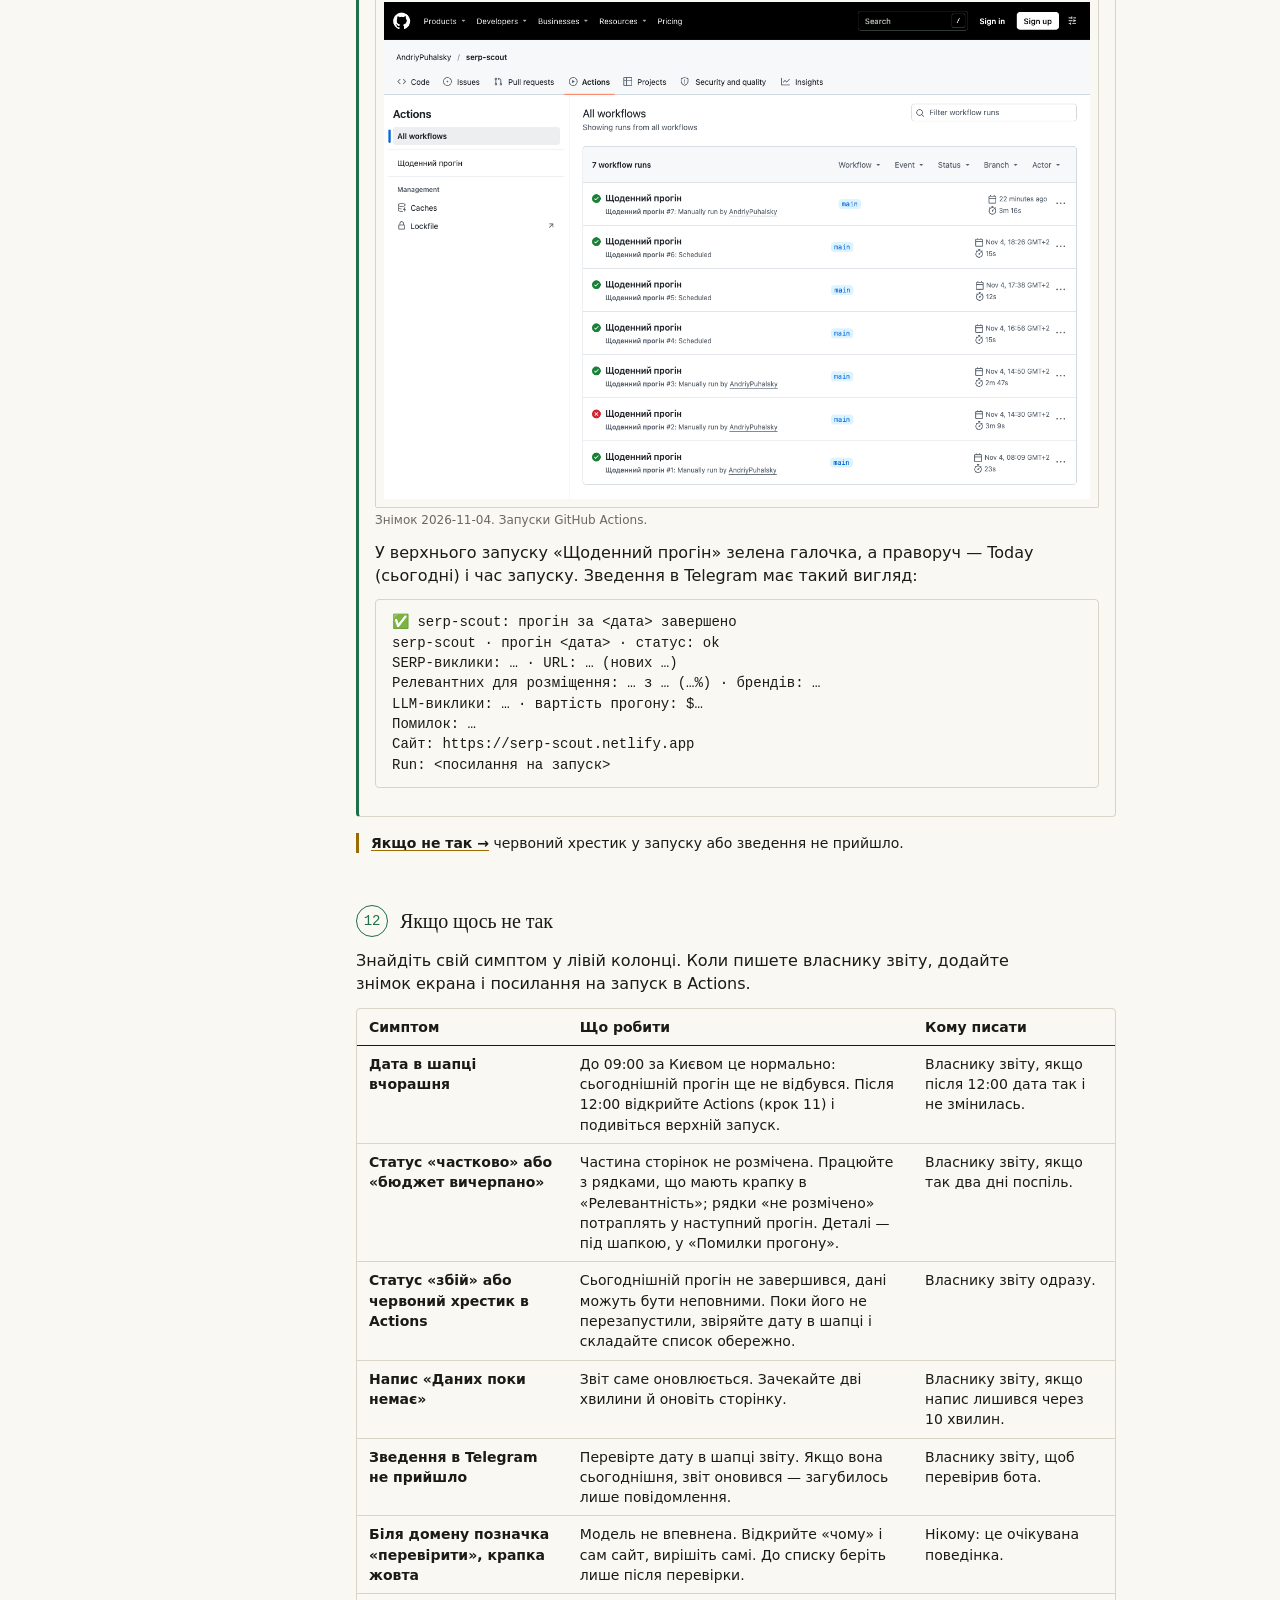
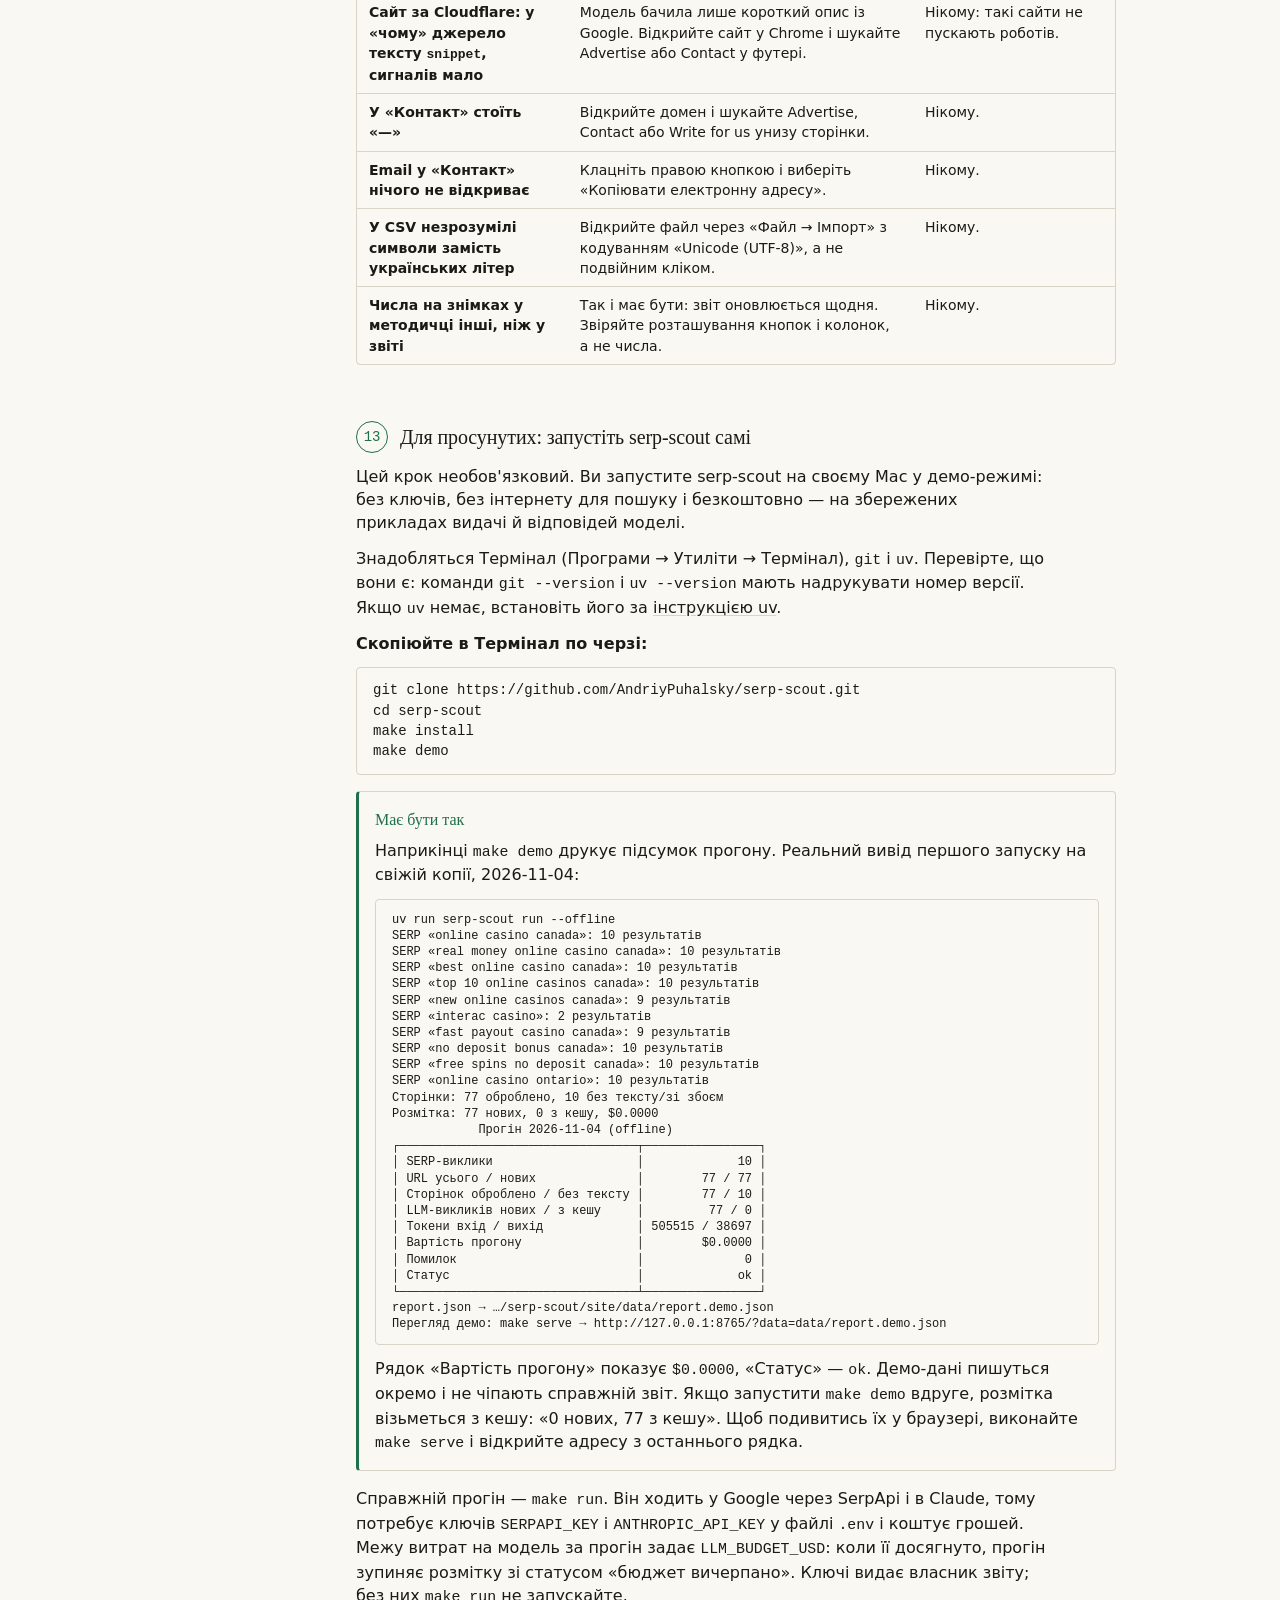
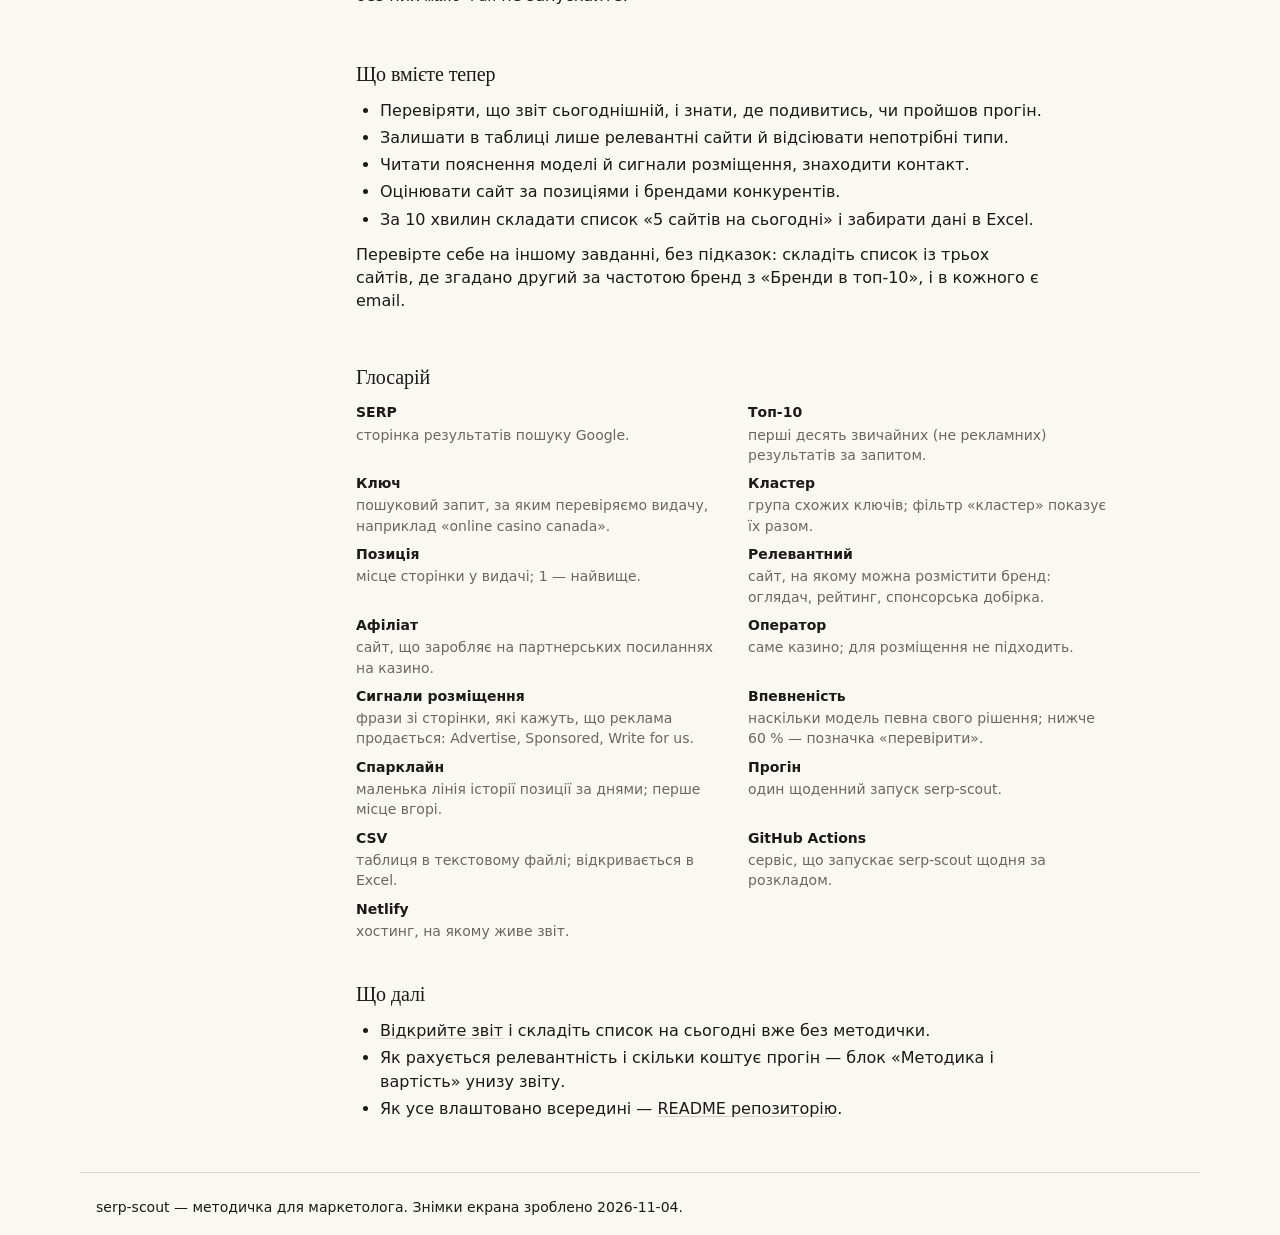
<file: site/guide/index.html>
<!DOCTYPE html>
<html lang="uk">
<head>
  <meta charset="utf-8">
  <meta name="viewport" content="width=device-width, initial-scale=1">
  <meta name="color-scheme" content="light dark">
  <title>Як користуватись serp-scout — методичка для маркетолога</title>
  <meta name="description" content="Покрокова методичка: як за 15–20 хвилин дібрати зі звіту serp-scout п'ять сайтів для розміщення з контактом і причиною.">
  <link rel="icon" href="data:image/svg+xml,%3Csvg xmlns='http://www.w3.org/2000/svg' viewBox='0 0 16 16'%3E%3Ccircle cx='8' cy='8' r='7' fill='%231f6f4a'/%3E%3C/svg%3E">
  <link rel="stylesheet" href="./guide.css">
  <script>
    // Тема до першого кадру (без блимання): збережена або системна. Той самий ключ localStorage, що у звіті.
    (function () {
      var t = null;
      try { t = localStorage.getItem("theme"); } catch (e) {}
      if (t !== "dark" && t !== "light") {
        t = window.matchMedia && window.matchMedia("(prefers-color-scheme: dark)").matches ? "dark" : "light";
      }
      document.documentElement.setAttribute("data-theme", t);
      document.documentElement.classList.add("js");
    })();
  </script>
</head>
<body class="guide">
  <a class="skip" href="#step-0">До першого кроку</a>

  <header class="masthead wrap">
    <div class="masthead-row">
      <div>
        <h1>Як користуватись serp-scout</h1>
        <p class="lede">Методичка для маркетолога й афіліат-менеджера. Пройдемо звіт разом, крок за кроком, і наприкінці ви складете власний список сайтів для розміщення на сьогодні.</p>
      </div>
      <div class="head-actions">
        <a class="head-link" href="../">До звіту</a>
        <button id="theme-toggle" class="theme" type="button" aria-label="Перемкнути тему" title="Тема">
          <svg class="icon icon-moon" viewBox="0 0 24 24" width="18" height="18" aria-hidden="true" focusable="false">
            <path d="M20 14.5A8.5 8.5 0 0 1 9.5 4a8.5 8.5 0 1 0 10.5 10.5Z" fill="none" stroke="currentColor" stroke-width="1.8" stroke-linejoin="round"/>
          </svg>
          <svg class="icon icon-sun" viewBox="0 0 24 24" width="18" height="18" aria-hidden="true" focusable="false">
            <circle cx="12" cy="12" r="4" fill="none" stroke="currentColor" stroke-width="1.8"/>
            <path d="M12 2.5v2.5M12 19v2.5M2.5 12H5M19 12h2.5M5.3 5.3l1.8 1.8M16.9 16.9l1.8 1.8M5.3 18.7l1.8-1.8M16.9 7.1l1.8-1.8" stroke="currentColor" stroke-width="1.8" stroke-linecap="round"/>
          </svg>
        </button>
      </div>
    </div>

    <dl class="brief">
      <div><dt>Для кого</dt><dd>Ви працюєте в Chrome і Excel, терміналу не відкривали, слово «SERP» чули.</dd></div>
      <div><dt>Що вмітимете</dt><dd>Самі за 10 хвилин дібрати зі свіжого звіту 5 сайтів для розміщення з контактом і причиною, пояснити колезі, чому саме вони, і перевірити, що звіт сьогоднішній.</dd></div>
      <div><dt>Скільки часу</dt><dd>15–20 хвилин на кроки 0–12. Крок 13 для охочих, ще 10 хвилин.</dd></div>
      <div><dt>Що потрібно</dt><dd>Chrome, відкрита вкладка зі звітом <a href="https://serp-scout.netlify.app">serp-scout.netlify.app</a>, Excel або Google Таблиці.</dd></div>
    </dl>
  </header>

  <div class="wrap guide-layout">
    <nav class="toc" aria-labelledby="toc-title">
      <h2 id="toc-title">Зміст</h2>
      <ol>
        <li><a href="#step-0"><span class="toc-n">0</span>Що serp-scout робить за вас</a></li>
        <li><a href="#step-1"><span class="toc-n">1</span>Перевірте, що звіт свіжий</a></li>
        <li><a href="#step-2"><span class="toc-n">2</span>Прочитайте підсумок</a></li>
        <li><a href="#step-3"><span class="toc-n">3</span>Залиште лише релевантні сайти</a></li>
        <li class="toc-kt"><a href="#kt1">Контрольна точка 1</a></li>
        <li><a href="#step-4"><span class="toc-n">4</span>Зрозумійте тип сайту</a></li>
        <li><a href="#step-5"><span class="toc-n">5</span>Прочитайте, чому модель так вирішила</a></li>
        <li><a href="#step-6"><span class="toc-n">6</span>Знайдіть контакт</a></li>
        <li class="toc-kt"><a href="#kt2">Контрольна точка 2</a></li>
        <li><a href="#step-7"><span class="toc-n">7</span>Подивіться, за якими ключами сайт у топі</a></li>
        <li><a href="#step-8"><span class="toc-n">8</span>Перевірте конкурентів</a></li>
        <li><a href="#step-9"><span class="toc-n">9</span>Складіть список на сьогодні</a></li>
        <li class="toc-kt"><a href="#kt3">Контрольна точка 3</a></li>
        <li><a href="#step-10"><span class="toc-n">10</span>Заберіть дані в Excel</a></li>
        <li><a href="#step-11"><span class="toc-n">11</span>Як звіт оновлюється сам</a></li>
        <li><a href="#step-12"><span class="toc-n">12</span>Якщо щось не так</a></li>
        <li><a href="#step-13"><span class="toc-n">13</span>Для просунутих: запустіть самі</a></li>
        <li class="toc-end"><a href="#done">Що вмієте тепер</a></li>
        <li class="toc-end"><a href="#glossary">Глосарій</a></li>
        <li class="toc-end"><a href="#next">Що далі</a></li>
      </ol>
    </nav>

    <main id="main">
      <p class="note">Знімки екрана в методичці зроблено 2026-11-04. Звіт оновлюється щодня, тож числа у вас будуть інші, а кнопки, колонки й фільтри — на тих самих місцях. Якщо ви повертаєтесь до методички завтра, почніть з кроку 1, а потім переходьте до останньої пройденої контрольної точки.</p>

      <!-- Крок 0 -->
      <section class="step" id="step-0" aria-labelledby="step-0-title">
        <h2 id="step-0-title"><span class="step-num"><span class="sr-only">Крок </span>0</span>Що serp-scout робить за вас</h2>
        <p>Щоранку serp-scout робить те, на що у вас пішов би день: шукає в Google десять запитів казино-ніші так, як їх бачить людина з телефона в Канаді, бере перші десять результатів за кожним і читає кожну сторінку. Для кожної сторінки модель Claude вирішує, чи можна там розмістити бренд, які казино там уже згадано і кому писати.</p>
        <figure class="flow-fig">
          <ol class="flow" aria-label="Як працює serp-scout">
            <li><strong>Google</strong><span>топ-10 за кожним ключем, мобільна видача, Канада</span></li>
            <li aria-hidden="true" class="flow-arrow"><svg viewBox="0 0 24 24" width="20" height="20" focusable="false"><path d="M4 12h15M13 6l6 6-6 6" fill="none" stroke="currentColor" stroke-width="1.8" stroke-linecap="round" stroke-linejoin="round"/></svg></li>
            <li><strong>Таблиця</strong><span>ключ, позиція, адреса сторінки, домен, дата</span></li>
            <li aria-hidden="true" class="flow-arrow"><svg viewBox="0 0 24 24" width="20" height="20" focusable="false"><path d="M4 12h15M13 6l6 6-6 6" fill="none" stroke="currentColor" stroke-width="1.8" stroke-linecap="round" stroke-linejoin="round"/></svg></li>
            <li><strong>Claude</strong><span>читає сторінку: тип сайту, чи підходить для розміщення, бренди, контакт</span></li>
            <li aria-hidden="true" class="flow-arrow"><svg viewBox="0 0 24 24" width="20" height="20" focusable="false"><path d="M4 12h15M13 6l6 6-6 6" fill="none" stroke="currentColor" stroke-width="1.8" stroke-linecap="round" stroke-linejoin="round"/></svg></li>
            <li><strong>Звіт</strong><span>сайт, який ви відкриваєте; оновлюється щодня</span></li>
          </ol>
          <figcaption class="muted">Шлях даних: від пошуку в Google до звіту.</figcaption>
        </figure>
        <div class="expect">
          <p class="expect-title">Має бути так</p>
          <p>Ви можете переказати колезі одним реченням: «serp-scout щодня бере топ-10 мобільного Google по Канаді за нашими ключами і показує, на яких із цих сайтів можна розміститись і кому писати».</p>
        </div>
      </section>

      <!-- Крок 1 -->
      <section class="step" id="step-1" aria-labelledby="step-1-title">
        <h2 id="step-1-title"><span class="step-num"><span class="sr-only">Крок </span>1</span>Відкрийте звіт і перевірте, що він свіжий</h2>
        <p>Список, складений за вчорашньою видачею, може вже не збігатися з Google. Тому щоразу ми починаємо з дати.</p>
        <p class="action">Спершу відкрийте в Chrome <a href="https://serp-scout.netlify.app">serp-scout.netlify.app</a>. Тепер прочитайте рядок під заголовком: «Останній прогін …, статус …, вартість …».</p>
        <div class="expect">
          <p class="expect-title">Має бути так</p>
          <figure class="shot">
            <img src="img/01-header.png" alt="Шапка звіту: заголовок «serp-scout — куди йти з розміщенням», під ним рядок «Останній прогін», дата, статус «ок» із зеленою крапкою і вартість у доларах" loading="lazy">
            <figcaption>Знімок 2026-11-04. Шапка звіту.</figcaption>
          </figure>
          <p>Після слів «Останній прогін» стоїть сьогоднішня дата, статус «ок» із зеленою крапкою. Вартість — скільки коштувала сьогоднішня перевірка; для вашої роботи вона не важлива.</p>
        </div>
        <p class="ifnot"><a href="#step-12">Якщо не так →</a> дата вчорашня, статус «частково», «бюджет вичерпано» або «збій».</p>
      </section>

      <!-- Крок 2 -->
      <section class="step" id="step-2" aria-labelledby="step-2-title">
        <h2 id="step-2-title"><span class="step-num"><span class="sr-only">Крок </span>2</span>Прочитайте підсумок</h2>
        <p>П'ять чисел під шапкою кажуть, скільки роботи на сьогодні. Числа «добігають» до свого значення за пів секунди — дочекайтесь, поки вони зупиняться.</p>
        <p class="action">Тепер прочитайте п'ять плиток зліва направо.</p>
        <div class="expect">
          <p class="expect-title">Має бути так</p>
          <figure class="shot">
            <img src="img/02-kpi.png" alt="Рядок із п'яти плиток: ключів, унікальних URL, релевантних для розміщення з відсотком поруч, брендів у видачі, сторінок із контактом" loading="lazy">
            <figcaption>Знімок 2026-11-04. Плитки підсумку.</figcaption>
          </figure>
          <dl class="kpi-explain">
            <div><dt>ключів</dt><dd>скільки пошукових запитів serp-scout перевіряє щодня.</dd></div>
            <div><dt>унікальних URL</dt><dd>скільки різних сторінок знайшлось у топ-10 за всіма ключами разом; сторінка, що стоїть за двома ключами, рахується один раз.</dd></div>
            <div><dt>релевантних для розміщення</dt><dd>скільки з цих сторінок підходять, щоб розмістити бренд; відсоток поруч — їхня частка від усіх сторінок. Це число знадобиться в кроці 3.</dd></div>
            <div><dt>брендів у видачі</dt><dd>скільки різних казино-брендів згадано на цих сторінках.</dd></div>
            <div><dt>сторінок із контактом</dt><dd>де модель знайшла спосіб зв'язатися: email, сторінку контакту, Telegram або форму.</dd></div>
          </dl>
        </div>
      </section>

      <!-- Крок 3 -->
      <section class="step" id="step-3" aria-labelledby="step-3-title">
        <h2 id="step-3-title"><span class="step-num"><span class="sr-only">Крок </span>3</span>Залиште лише релевантні сайти</h2>
        <p>Головна таблиця «Куди йти з розміщенням» уміє показувати всі сторінки з топ-10 або лише ті, де можна розміститись. Нам потрібні другі.</p>
        <p class="action">Прокрутіть до таблиці «Куди йти з розміщенням». Над нею, у рядку фільтрів, знайдіть галочку «лише релевантні» — вона ввімкнена щоразу, коли ви відкриваєте звіт. Тепер прочитайте рядок над таблицею: «Показано … із … URL».</p>
        <div class="expect">
          <p class="expect-title">Має бути так</p>
          <figure class="shot">
            <img src="img/03-filter.png" alt="Блок «Куди йти з розміщенням»: фільтри кластер, ключ, тип сторінки, бренд, поле пошуку по домену, увімкнена галочка «лише релевантні», рядок «Показано … із … URL» і перші рядки таблиці" loading="lazy">
            <figcaption>Знімок 2026-11-04. Фільтри і початок таблиці.</figcaption>
          </figure>
          <p>Галочка «лише релевантні» стоїть, поруч із «Показано» видно сіру плашку «лише релевантні». Перше число в «Показано … із … URL» — скільки сторінок у таблиці зараз, друге — скільки їх усього.</p>
        </div>
        <p>Зверніть увагу на поле «пошук по домену»: якщо ввести туди частину адреси, наприклад <code>casino</code>, у таблиці лишаться лише домени з цим словом. Спробуйте, а потім зітріть текст — контрольна точка рахується без пошуку. Якщо змінили кілька фільтрів і заплутались, натисніть «Скинути фільтри» над таблицею. Ця кнопка з'являється лише тоді, коли змінено хоч один фільтр або введено текст у пошук; у звичайному стані її немає.</p>
        <p class="ifnot"><a href="#step-12">Якщо не так →</a> замість таблиці напис «Даних поки немає».</p>
      </section>

      <aside class="checkpoint" id="kt1" aria-labelledby="kt1-title">
        <h3 id="kt1-title"><span aria-hidden="true">✅</span> Контрольна точка 1</h3>
        <p><strong>Дія.</strong> Порівняйте перше число в «Показано … із … URL» із плиткою «релевантних для розміщення».</p>
        <p><strong>Має зійтися.</strong> Числа однакові, а друге число в «Показано … із … URL» дорівнює плитці «унікальних URL».</p>
        <p><strong>Якщо не сходиться.</strong> Ймовірно, увімкнено ще якийсь фільтр або в полі пошуку лишився текст. Тоді над таблицею видно кнопку «Скинути фільтри» — натисніть її і порівняйте знову.</p>
      </aside>

      <!-- Крок 4 -->
      <section class="step" id="step-4" aria-labelledby="step-4-title">
        <h2 id="step-4-title"><span class="step-num"><span class="sr-only">Крок </span>4</span>Зрозумійте тип сайту</h2>
        <p>Колонка «Тип» показує, що це за сайт. Від типу залежить, чи писати туди взагалі.</p>
        <div class="sheet">
          <table class="types">
            <caption class="sr-only">Типи сайтів у звіті і що з ними робити</caption>
            <thead>
              <tr><th scope="col">Чип у звіті</th><th scope="col">Код у CSV</th><th scope="col">Що це</th><th scope="col">Що робити</th></tr>
            </thead>
            <tbody>
              <tr><td><span class="chip">оглядач/афіліат</span></td><td><code>review_affiliate</code></td><td>рейтинги й огляди казино, добірки бонусів; заробляють на партнерських посиланнях</td><td>головна ціль: пишіть про розміщення</td></tr>
              <tr><td><span class="chip">медіа</span></td><td><code>news_media</code></td><td>новинний сайт або журнал, іноді зі спонсорськими добірками</td><td>пишіть, якщо в «чому» є Sponsored або Advertise</td></tr>
              <tr><td><span class="chip">оператор казино</span></td><td><code>casino_operator</code></td><td>сайт самого казино</td><td>пропускайте: це конкурент, а не майданчик</td></tr>
              <tr><td><span class="chip">енциклопедія</span></td><td><code>encyclopedia</code></td><td>Вікіпедія та подібні довідники</td><td>пропускайте</td></tr>
              <tr><td><span class="chip">регулятор</span></td><td><code>regulator_gov</code></td><td>державний або ліцензійний орган</td><td>пропускайте</td></tr>
              <tr><td><span class="chip">магазин застосунків</span></td><td><code>app_store</code></td><td>App Store, Google Play</td><td>пропускайте</td></tr>
              <tr><td><span class="chip">форум</span></td><td><code>forum_community</code></td><td>форуми й спільноти</td><td>пропускайте</td></tr>
              <tr><td><span class="chip">інше</span></td><td><code>other</code></td><td>не вписалось у жоден тип</td><td>відкрийте «чому» (крок 5) і вирішіть самі</td></tr>
            </tbody>
          </table>
        </div>
        <p class="action">Тепер відкрийте список «тип сторінки» над таблицею і виберіть «оглядач/афіліат». Подивіться, як змінилось «Показано … із … URL», а потім поверніть «усі типи».</p>
        <div class="expect">
          <p class="expect-title">Має бути так</p>
          <figure class="shot">
            <img src="img/04-types.png" alt="Перший рядок таблиці: домен, чип типу сайту, зелена крапка релевантності з відсотком, чипи брендів, контакт, позиції і кнопка «чому»" loading="lazy">
            <figcaption>Знімок 2026-11-04. Рядок таблиці з чипом типу.</figcaption>
          </figure>
          <p>У списку «тип сторінки» лише ті типи, що трапились у сьогоднішній видачі. Прикрийте таблицю вище долонею і назвіть два типи, які ви пропускаєте. Перевірте себе за колонкою «Що робити».</p>
        </div>
      </section>

      <!-- Крок 5 -->
      <section class="step" id="step-5" aria-labelledby="step-5-title">
        <h2 id="step-5-title"><span class="step-num"><span class="sr-only">Крок </span>5</span>Прочитайте, чому модель так вирішила</h2>
        <p>Перш ніж писати сайту, варто знати, на чому тримається рішення моделі. Пояснення сховане за кнопкою «чому».</p>
        <p class="action">У першому рядку таблиці натисніть «чому» в останній колонці.</p>
        <div class="expect">
          <p class="expect-title">Має бути так</p>
          <figure class="shot">
            <img src="img/05-reason.png" alt="Розгорнуте «чому» першого рядка таблиці: пояснення українською, під ним заголовок сторінки, впевненість, джерело тексту, сигнали розміщення і краща позиція" loading="lazy">
            <figcaption>Знімок 2026-11-04. Розгорнуте «чому».</figcaption>
          </figure>
          <p>Під кнопкою з'явилось пояснення українською, а під ним — «заголовок», «впевненість», «джерело тексту», «сигнали розміщення» і «краща позиція». Знайдіть у «сигналах розміщення» фразу зі сторінки, яка підказує, що розміщення продаються: Advertise, Sponsored, Write for us або згадку про комісію.</p>
        </div>
        <p>Зверніть увагу на колонку «Релевантність»: зелена крапка — сайт підходить, червона — ні, жовта — модель не впевнена, порожнє коло — сторінку ще не розмічено. Якщо впевненість нижче 60 %, біля домену стоїть позначка «перевірити»: такий сайт відкрийте й оцініть самі.</p>
        <p class="ifnot"><a href="#step-12">Якщо не так →</a> у «чому» написано, що сторінка ще не пройшла розмітку.</p>
      </section>

      <!-- Крок 6 -->
      <section class="step" id="step-6" aria-labelledby="step-6-title">
        <h2 id="step-6-title"><span class="step-num"><span class="sr-only">Крок </span>6</span>Знайдіть контакт</h2>
        <p>Колонка «Контакт» показує, куди писати. Там буває email (відкриває лист), слово «сторінка» (відкриває сторінку зв'язку або Advertise), @ім'я в Telegram, «форма на сайті» або «—», якщо модель контакту не знайшла. Іноді там стоїть звичайний текст без посилання, наприклад «Footer link: Get Listed»: модель побачила контакт у тексті сторінки, але прямого посилання немає. Тоді відкрийте домен і знайдіть цей пункт у меню або футері сайту.</p>
        <p class="action">Знайдіть у колонці «Контакт» перший рядок, де стоїть підкреслене посилання — email або слово «сторінка», — і натисніть на нього.</p>
        <div class="expect">
          <p class="expect-title">Має бути так</p>
          <figure class="shot">
            <img src="img/06-contact.png" alt="Верх таблиці розміщення: у колонці «Контакт» видно адреси email, посилання «сторінка» і прочерки там, де контакт не знайдено" loading="lazy">
            <figcaption>Знімок 2026-11-04. Колонка «Контакт».</figcaption>
          </figure>
          <p>Email відкриває новий лист у вашій пошті з адресою в полі «Кому». «Сторінка» відкриває сайт у новій вкладці. Звіт лишається на місці.</p>
        </div>
        <p>Якщо в рядку «—», натисніть на домен у першій колонці, прокрутіть сторінку сайту донизу і шукайте Advertise, Contact або Write for us — найчастіше вони у футері.</p>
      </section>

      <aside class="checkpoint" id="kt2" aria-labelledby="kt2-title">
        <h3 id="kt2-title"><span aria-hidden="true">✅</span> Контрольна точка 2</h3>
        <p><strong>Дія.</strong> Подивіться, що відкрилось після кліку на контакт.</p>
        <p><strong>Має зійтися.</strong> Відкрито новий лист з адресою сайту в полі «Кому» або вкладку зі сторінкою зв'язку чи Advertise того самого домену.</p>
        <p><strong>Якщо не сходиться.</strong> Якщо email нічого не відкрив, у Chrome не налаштовано поштову програму. Клацніть на адресі правою кнопкою, виберіть «Копіювати електронну адресу» і вставте її в пошту вручну.</p>
      </aside>

      <!-- Крок 7 -->
      <section class="step" id="step-7" aria-labelledby="step-7-title">
        <h2 id="step-7-title"><span class="step-num"><span class="sr-only">Крок </span>7</span>Подивіться, за якими ключами сайт у топі</h2>
        <p>Сайт, що стоїть високо за кількома ключами, бачить більше людей. Колонка «Позиції» показує це для кожного ключа: <code>#3: 2</code> означає «за ключем номер 3 сайт сьогодні на другому місці». Лінія поруч — спарклайн, історія позиції за днями: перше місце вгорі, сьогоднішня точка підсвічена зеленим. Поки днів мало, замість лінії буде одна точка.</p>
        <p class="action">Розгорніть «Ключі» над таблицею і знайдіть, який запит ховається за першим номером у колонці «Позиції» першого рядка.</p>
        <div class="expect">
          <p class="expect-title">Має бути так</p>
          <figure class="shot">
            <img src="img/07-positions.png" alt="Блок «Історія позицій»: для кожного ключа три релевантні домени і їхні позиції в колонках за датами прогонів" loading="lazy">
            <figcaption>Знімок 2026-11-04. Блок «Історія позицій».</figcaption>
          </figure>
          <p>Ви знайшли запит у списку «Ключі»; поруч у дужках — його кластер, групу схожих запитів (її можна вибрати у фільтрі «кластер»). Якщо навести мишу на номер ключа в таблиці, запит з'явиться підказкою.</p>
          <p>Тепер прокрутіть до блоку «Історія позицій» під брендами. Там для кожного ключа — три найвищі релевантні домени і їхня позиція в кожен день прогону; коли днів стане більше, з'явиться колонка «Зміна».</p>
          <p>Перевірте себе: вчора сайт був третім, сьогодні другий. Це покращення — менше число означає вище в Google, і на спарклайні в таблиці лінія йде вгору.</p>
        </div>
      </section>

      <!-- Крок 8 -->
      <section class="step" id="step-8" aria-labelledby="step-8-title">
        <h2 id="step-8-title"><span class="step-num"><span class="sr-only">Крок </span>8</span>Перевірте конкурентів</h2>
        <p>Сайт, що вже рекламує казино-конкурентів, найімовірніше продасть місце і вам. Блок «Бренди в топ-10» показує, кого згадують найчастіше: довжина бару — кількість сторінок, де є бренд.</p>
        <p class="action">Прокрутіть до «Бренди в топ-10», запам'ятайте верхній бренд і виберіть його у фільтрі «бренд» над таблицею.</p>
        <div class="expect">
          <p class="expect-title">Має бути так</p>
          <figure class="shot">
            <img src="img/08-brands.png" alt="Блок «Бренди в топ-10»: горизонтальні бари брендів, праворуч від кожного число сторінок" loading="lazy">
            <figcaption>Знімок 2026-11-04. Бренди в топ-10.</figcaption>
          </figure>
          <p>Ви можете назвати три верхні бренди. Після вибору у фільтрі «бренд» у таблиці лишились тільки сторінки, де цей бренд згадано, а над таблицею з'явилась плашка «бренд: …».</p>
        </div>
        <p>Наостанок натисніть «Скинути фільтри», щоб повернути таблицю до звичайного вигляду.</p>
      </section>

      <!-- Крок 9 -->
      <section class="step" id="step-9" aria-labelledby="step-9-title">
        <h2 id="step-9-title"><span class="step-num"><span class="sr-only">Крок </span>9</span>Складіть список на сьогодні</h2>
        <p>Тепер ви все це робите самі. Завдання: виберіть із сьогоднішнього звіту 5 сайтів для розміщення і заповніть таблицю нижче.</p>
        <p class="action">Скопіюйте шапку таблиці в Excel або Google Таблиці і заповніть п'ять рядків. Кожен сайт має бути релевантним, мати контакт (не «—») і причину з «чому».</p>
        <div class="sheet">
          <table class="template">
            <caption>П'ять сайтів на сьогодні</caption>
            <thead>
              <tr><th scope="col">#</th><th scope="col">Домен</th><th scope="col">Тип</th><th scope="col">Контакт</th><th scope="col">Бренди-конкуренти</th><th scope="col">Чому</th></tr>
            </thead>
            <tbody>
              <tr><td class="mono">1</td><td></td><td></td><td></td><td></td><td></td></tr>
              <tr><td class="mono">2</td><td></td><td></td><td></td><td></td><td></td></tr>
              <tr><td class="mono">3</td><td></td><td></td><td></td><td></td><td></td></tr>
              <tr><td class="mono">4</td><td></td><td></td><td></td><td></td><td></td></tr>
              <tr><td class="mono">5</td><td></td><td></td><td></td><td></td><td></td></tr>
            </tbody>
          </table>
        </div>
        <p>Шапка для вставки в Excel (табуляцією між колонками):</p>
        <pre class="wrap-pre"><code>Домен	Тип	Контакт	Бренди-конкуренти	Чому</code></pre>
        <div class="hints">
          <details>
            <summary>Підказка 1: де що шукати</summary>
            <p>Релевантність — крок 3, тип — крок 4, причина — крок 5, контакт — крок 6, бренди — крок 8.</p>
          </details>
          <details>
            <summary>Підказка 2: порядок дій з пропусками</summary>
            <ol>
              <li>Перевірте дату в шапці.</li>
              <li>Переконайтесь, що стоїть галочка «…».</li>
              <li>У фільтрі «тип сторінки» виберіть «…».</li>
              <li>Ідіть по рядках згори вниз: пропускайте ті, де в колонці «Контакт» стоїть «…» або біля домену є позначка «…».</li>
              <li>Для кожного рядка, що лишився, відкрийте «…» і перекажіть причину одним реченням.</li>
            </ol>
          </details>
          <details>
            <summary>Підказка 3: повний порядок дій</summary>
            <ol>
              <li>Перевірте, що після «Останній прогін» стоїть сьогоднішня дата і статус «ок».</li>
              <li>Переконайтесь, що стоїть галочка «лише релевантні».</li>
              <li>У фільтрі «тип сторінки» виберіть «оглядач/афіліат».</li>
              <li>Ідіть по рядках згори вниз — таблиця вже впорядкована за кращою позицією. Пропускайте рядки з «—» у «Контакт» і з позначкою «перевірити».</li>
              <li>Для кожного рядка, що лишився, натисніть «чому» і перекажіть причину одним реченням.</li>
              <li>Перепишіть у таблицю домен, тип, контакт і 2–3 бренди з чипів у колонці «Бренди».</li>
              <li>Зупиніться на п'ятому рядку.</li>
            </ol>
          </details>
        </div>
      </section>

      <aside class="checkpoint" id="kt3" aria-labelledby="kt3-title">
        <h3 id="kt3-title"><span aria-hidden="true">✅</span> Контрольна точка 3</h3>
        <p><strong>Дія.</strong> Для кожного домену з вашої таблиці введіть його в «пошук по домену» при ввімкненій галочці «лише релевантні».</p>
        <p><strong>Має зійтися.</strong> 5 рядків; кожен домен знаходиться в таблиці з зеленою крапкою; у кожного є контакт і заповнена колонка «Чому».</p>
        <p><strong>Якщо не сходиться.</strong> Домен, який не знайшовся, замініть наступним рядком таблиці. Якщо не вистачає сайтів з контактом, візьміть рядок з «—» і знайдіть контакт на самому сайті, як у кроці 6.</p>
        <p class="muted">Готово: це і є результат методички. Покажіть таблицю колезі й поясніть кожен рядок словами з «чому».</p>
      </aside>

      <!-- Крок 10 -->
      <section class="step" id="step-10" aria-labelledby="step-10-title">
        <h2 id="step-10-title"><span class="step-num"><span class="sr-only">Крок </span>10</span>Заберіть дані в Excel</h2>
        <p>Усе, що є у звіті, щодня зберігається ще й у CSV-файлах — їх можна відкрити в Excel, відсортувати і відфільтрувати по-своєму.</p>
        <dl class="files">
          <div><dt><code>labels.csv</code></dt><dd>одна сторінка — один рядок: <code>url</code>, <code>domain</code>, <code>site_type</code> (коди з таблиці кроку 4), <code>relevant</code> (1 — так, 0 — ні), <code>confidence</code> (впевненість від 0 до 1), <code>brands</code> (через «;»), <code>contact_email</code>, <code>contact_page</code>, <code>reason</code> (те саме, що в «чому»), <code>needs_review</code> (1 — «перевірити»), <code>placement_signals</code>.</dd></div>
          <div><dt><code>serp_&lt;дата&gt;.csv</code></dt><dd>видача за день: <code>keyword</code>, <code>position</code>, <code>url</code>, <code>domain</code>, <code>run_date</code>.</dd></div>
          <div><dt><code>history.csv</code></dt><dd>позиції за всі дні: <code>keyword</code>, <code>url</code>, <code>run_date</code>, <code>position</code>.</dd></div>
        </dl>
        <p class="action">Відкрийте <a href="https://github.com/AndriyPuhalsky/serp-scout/tree/main/data/export">теку data/export на GitHub</a>, натисніть <code>labels.csv</code> і завантажте його кнопкою зі стрілкою вниз (Download raw file) праворуч над вмістом. В Excel відкрийте файл через «Файл → Імпорт», тип «CSV», кодування «Unicode (UTF-8)».</p>
        <div class="expect">
          <p class="expect-title">Має бути так</p>
          <figure class="shot">
            <img src="img/09-github-export.png" alt="Сторінка GitHub з текою data/export: файли history.csv, labels.csv, serp з датою в назві і summary.txt" loading="lazy">
            <figcaption>Знімок 2026-11-04. Тека data/export на GitHub.</figcaption>
          </figure>
          <p>В Excel файл розкладено по колонках, текст у колонці <code>reason</code> читається українською.</p>
        </div>
        <p class="ifnot"><a href="#step-12">Якщо не так →</a> замість українських літер у <code>reason</code> незрозумілі символи.</p>
      </section>

      <!-- Крок 11 -->
      <section class="step" id="step-11" aria-labelledby="step-11-title">
        <h2 id="step-11-title"><span class="step-num"><span class="sr-only">Крок </span>11</span>Як звіт оновлюється сам</h2>
        <p>Щодня близько 09:00 за Києвом GitHub Actions (сервіс, який запускає програми за розкладом) робить новий прогін: збирає видачу, розмічає нові сторінки, зберігає дані в репозиторій. За кілька хвилин Netlify публікує оновлений звіт, а в Telegram приходить зведення.</p>
        <p class="action">Відкрийте <a href="https://github.com/AndriyPuhalsky/serp-scout/actions">сторінку Actions</a> і подивіться на верхній запуск «Щоденний прогін».</p>
        <div class="expect">
          <p class="expect-title">Має бути так</p>
          <figure class="shot">
            <img src="img/10-actions.png" alt="Сторінка GitHub Actions: список запусків «Щоденний прогін» із зеленою галочкою, гілкою main і часом запуску" loading="lazy">
            <figcaption>Знімок 2026-11-04. Запуски GitHub Actions.</figcaption>
          </figure>
          <p>У верхнього запуску «Щоденний прогін» зелена галочка, а праворуч — Today (сьогодні) і час запуску. Зведення в Telegram має такий вигляд:</p>
          <pre class="wrap-pre tg"><code>✅ serp-scout: прогін за &lt;дата&gt; завершено
serp-scout · прогін &lt;дата&gt; · статус: ok
SERP-виклики: … · URL: … (нових …)
Релевантних для розміщення: … з … (…%) · брендів: …
LLM-виклики: … · вартість прогону: $…
Помилок: …
Сайт: https://serp-scout.netlify.app
Run: &lt;посилання на запуск&gt;</code></pre>
        </div>
        <p class="ifnot"><a href="#step-12">Якщо не так →</a> червоний хрестик у запуску або зведення не прийшло.</p>
      </section>

      <!-- Крок 12 -->
      <section class="step" id="step-12" aria-labelledby="step-12-title">
        <h2 id="step-12-title"><span class="step-num"><span class="sr-only">Крок </span>12</span>Якщо щось не так</h2>
        <p>Знайдіть свій симптом у лівій колонці. Коли пишете власнику звіту, додайте знімок екрана і посилання на запуск в Actions.</p>
        <div class="sheet">
          <table class="trouble">
            <caption class="sr-only">Симптом, що робити і кому писати</caption>
            <thead>
              <tr><th scope="col">Симптом</th><th scope="col">Що робити</th><th scope="col">Кому писати</th></tr>
            </thead>
            <tbody>
              <tr><td>Дата в шапці вчорашня</td><td>До 09:00 за Києвом це нормально: сьогоднішній прогін ще не відбувся. Після 12:00 відкрийте Actions (крок 11) і подивіться верхній запуск.</td><td>Власнику звіту, якщо після 12:00 дата так і не змінилась.</td></tr>
              <tr><td>Статус «частково» або «бюджет вичерпано»</td><td>Частина сторінок не розмічена. Працюйте з рядками, що мають крапку в «Релевантність»; рядки «не розмічено» потраплять у наступний прогін. Деталі — під шапкою, у «Помилки прогону».</td><td>Власнику звіту, якщо так два дні поспіль.</td></tr>
              <tr><td>Статус «збій» або червоний хрестик в Actions</td><td>Сьогоднішній прогін не завершився, дані можуть бути неповними. Поки його не перезапустили, звіряйте дату в шапці і складайте список обережно.</td><td>Власнику звіту одразу.</td></tr>
              <tr><td>Напис «Даних поки немає»</td><td>Звіт саме оновлюється. Зачекайте дві хвилини й оновіть сторінку.</td><td>Власнику звіту, якщо напис лишився через 10 хвилин.</td></tr>
              <tr><td>Зведення в Telegram не прийшло</td><td>Перевірте дату в шапці звіту. Якщо вона сьогоднішня, звіт оновився — загубилось лише повідомлення.</td><td>Власнику звіту, щоб перевірив бота.</td></tr>
              <tr><td>Біля домену позначка «перевірити», крапка жовта</td><td>Модель не впевнена. Відкрийте «чому» і сам сайт, вирішіть самі. До списку беріть лише після перевірки.</td><td>Нікому: це очікувана поведінка.</td></tr>
              <tr><td>Сайт за Cloudflare: у «чому» джерело тексту <code>snippet</code>, сигналів мало</td><td>Модель бачила лише короткий опис із Google. Відкрийте сайт у Chrome і шукайте Advertise або Contact у футері.</td><td>Нікому: такі сайти не пускають роботів.</td></tr>
              <tr><td>У «Контакт» стоїть «—»</td><td>Відкрийте домен і шукайте Advertise, Contact або Write for us унизу сторінки.</td><td>Нікому.</td></tr>
              <tr><td>Email у «Контакт» нічого не відкриває</td><td>Клацніть правою кнопкою і виберіть «Копіювати електронну адресу».</td><td>Нікому.</td></tr>
              <tr><td>У CSV незрозумілі символи замість українських літер</td><td>Відкрийте файл через «Файл → Імпорт» з кодуванням «Unicode (UTF-8)», а не подвійним кліком.</td><td>Нікому.</td></tr>
              <tr><td>Числа на знімках у методичці інші, ніж у звіті</td><td>Так і має бути: звіт оновлюється щодня. Звіряйте розташування кнопок і колонок, а не числа.</td><td>Нікому.</td></tr>
            </tbody>
          </table>
        </div>
      </section>

      <!-- Крок 13 -->
      <section class="step" id="step-13" aria-labelledby="step-13-title">
        <h2 id="step-13-title"><span class="step-num"><span class="sr-only">Крок </span>13</span>Для просунутих: запустіть serp-scout самі</h2>
        <p>Цей крок необов'язковий. Ви запустите serp-scout на своєму Mac у демо-режимі: без ключів, без інтернету для пошуку і безкоштовно — на збережених прикладах видачі й відповідей моделі.</p>
        <p>Знадобляться Термінал (Програми → Утиліти → Термінал), <code>git</code> і <code>uv</code>. Перевірте, що вони є: команди <code>git --version</code> і <code>uv --version</code> мають надрукувати номер версії. Якщо <code>uv</code> немає, встановіть його за <a href="https://docs.astral.sh/uv/getting-started/installation/">інструкцією uv</a>.</p>
        <p class="action">Скопіюйте в Термінал по черзі:</p>
        <pre class="wrap-pre"><code>git clone https://github.com/AndriyPuhalsky/serp-scout.git
cd serp-scout
make install
make demo</code></pre>
        <div class="expect">
          <p class="expect-title">Має бути так</p>
          <p>Наприкінці <code>make demo</code> друкує підсумок прогону. Реальний вивід першого запуску на свіжій копії, 2026-11-04:</p>
          <pre class="wrap-pre term"><code>uv run serp-scout run --offline
SERP «online casino canada»: 10 результатів
SERP «real money online casino canada»: 10 результатів
SERP «best online casino canada»: 10 результатів
SERP «top 10 online casinos canada»: 10 результатів
SERP «new online casinos canada»: 9 результатів
SERP «interac casino»: 2 результатів
SERP «fast payout casino canada»: 9 результатів
SERP «no deposit bonus canada»: 10 результатів
SERP «free spins no deposit canada»: 10 результатів
SERP «online casino ontario»: 10 результатів
Сторінки: 77 оброблено, 10 без тексту/зі збоєм
Розмітка: 77 нових, 0 з кешу, $0.0000
            Прогін 2026-11-04 (offline)
┌─────────────────────────────────┬────────────────┐
│ SERP-виклики                    │             10 │
│ URL усього / нових              │        77 / 77 │
│ Сторінок оброблено / без тексту │        77 / 10 │
│ LLM-викликів нових / з кешу     │         77 / 0 │
│ Токени вхід / вихід             │ 505515 / 38697 │
│ Вартість прогону                │        $0.0000 │
│ Помилок                         │              0 │
│ Статус                          │             ok │
└─────────────────────────────────┴────────────────┘
report.json → …/serp-scout/site/data/report.demo.json
Перегляд демо: make serve → http://127.0.0.1:8765/?data=data/report.demo.json</code></pre>
          <p>Рядок «Вартість прогону» показує <code>$0.0000</code>, «Статус» — <code>ok</code>. Демо-дані пишуться окремо і не чіпають справжній звіт. Якщо запустити <code>make demo</code> вдруге, розмітка візьметься з кешу: «0 нових, 77 з кешу». Щоб подивитись їх у браузері, виконайте <code>make serve</code> і відкрийте адресу з останнього рядка.</p>
        </div>
        <p>Справжній прогін — <code>make run</code>. Він ходить у Google через SerpApi і в Claude, тому потребує ключів <code>SERPAPI_KEY</code> і <code>ANTHROPIC_API_KEY</code> у файлі <code>.env</code> і коштує грошей. Межу витрат на модель за прогін задає <code>LLM_BUDGET_USD</code>: коли її досягнуто, прогін зупиняє розмітку зі статусом «бюджет вичерпано». Ключі видає власник звіту; без них <code>make run</code> не запускайте.</p>
      </section>

      <section class="tail" id="done" aria-labelledby="done-title">
        <h2 id="done-title">Що вмієте тепер</h2>
        <ul>
          <li>Перевіряти, що звіт сьогоднішній, і знати, де подивитись, чи пройшов прогін.</li>
          <li>Залишати в таблиці лише релевантні сайти й відсіювати непотрібні типи.</li>
          <li>Читати пояснення моделі й сигнали розміщення, знаходити контакт.</li>
          <li>Оцінювати сайт за позиціями і брендами конкурентів.</li>
          <li>За 10 хвилин складати список «5 сайтів на сьогодні» і забирати дані в Excel.</li>
        </ul>
        <p>Перевірте себе на іншому завданні, без підказок: складіть список із трьох сайтів, де згадано другий за частотою бренд з «Бренди в топ-10», і в кожного є email.</p>
      </section>

      <section class="tail" id="glossary" aria-labelledby="glossary-title">
        <h2 id="glossary-title">Глосарій</h2>
        <dl class="glossary">
          <div><dt>SERP</dt><dd>сторінка результатів пошуку Google.</dd></div>
          <div><dt>Топ-10</dt><dd>перші десять звичайних (не рекламних) результатів за запитом.</dd></div>
          <div><dt>Ключ</dt><dd>пошуковий запит, за яким перевіряємо видачу, наприклад «online casino canada».</dd></div>
          <div><dt>Кластер</dt><dd>група схожих ключів; фільтр «кластер» показує їх разом.</dd></div>
          <div><dt>Позиція</dt><dd>місце сторінки у видачі; 1 — найвище.</dd></div>
          <div><dt>Релевантний</dt><dd>сайт, на якому можна розмістити бренд: оглядач, рейтинг, спонсорська добірка.</dd></div>
          <div><dt>Афіліат</dt><dd>сайт, що заробляє на партнерських посиланнях на казино.</dd></div>
          <div><dt>Оператор</dt><dd>саме казино; для розміщення не підходить.</dd></div>
          <div><dt>Сигнали розміщення</dt><dd>фрази зі сторінки, які кажуть, що реклама продається: Advertise, Sponsored, Write for us.</dd></div>
          <div><dt>Впевненість</dt><dd>наскільки модель певна свого рішення; нижче 60 % — позначка «перевірити».</dd></div>
          <div><dt>Спарклайн</dt><dd>маленька лінія історії позиції за днями; перше місце вгорі.</dd></div>
          <div><dt>Прогін</dt><dd>один щоденний запуск serp-scout.</dd></div>
          <div><dt>CSV</dt><dd>таблиця в текстовому файлі; відкривається в Excel.</dd></div>
          <div><dt>GitHub Actions</dt><dd>сервіс, що запускає serp-scout щодня за розкладом.</dd></div>
          <div><dt>Netlify</dt><dd>хостинг, на якому живе звіт.</dd></div>
        </dl>
      </section>

      <section class="tail" id="next" aria-labelledby="next-title">
        <h2 id="next-title">Що далі</h2>
        <ul>
          <li><a href="../">Відкрийте звіт</a> і складіть список на сьогодні вже без методички.</li>
          <li>Як рахується релевантність і скільки коштує прогін — блок «Методика і вартість» унизу звіту.</li>
          <li>Як усе влаштовано всередині — <a href="https://github.com/AndriyPuhalsky/serp-scout#readme">README репозиторію</a>.</li>
        </ul>
      </section>
    </main>
  </div>

  <footer class="wrap foot">
    <p>serp-scout — методичка для маркетолога. Знімки екрана зроблено 2026-11-04.</p>
  </footer>

  <script>
    // Перемикач теми: той самий ключ localStorage "theme", що й у звіті.
    (function () {
      var btn = document.getElementById("theme-toggle");
      if (!btn) return;
      function apply(t, persist) {
        document.documentElement.setAttribute("data-theme", t);
        btn.setAttribute("aria-label", t === "dark" ? "Увімкнути світлу тему" : "Увімкнути темну тему");
        btn.setAttribute("title", t === "dark" ? "Світла тема" : "Темна тема");
        if (persist) { try { localStorage.setItem("theme", t); } catch (e) {} }
      }
      apply(document.documentElement.getAttribute("data-theme") === "dark" ? "dark" : "light", false);
      btn.addEventListener("click", function () {
        apply(document.documentElement.getAttribute("data-theme") === "dark" ? "light" : "dark", true);
      });
    })();
  </script>
</body>
</html>
</file>
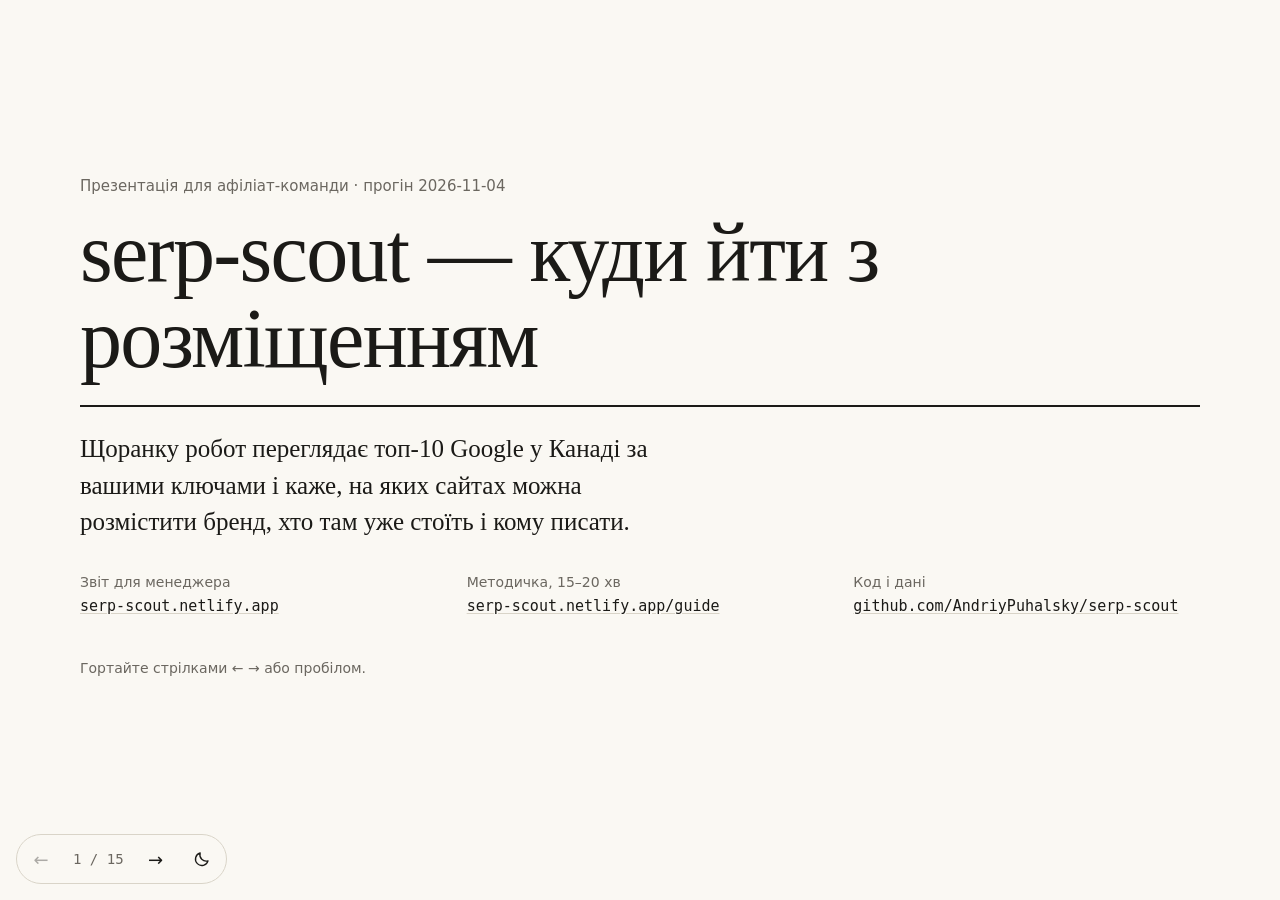
<file: site/presentation/index.html>
<!DOCTYPE html>
<html lang="uk">
<head>
  <meta charset="utf-8">
  <meta name="viewport" content="width=device-width, initial-scale=1">
  <meta name="color-scheme" content="light dark">
  <title>serp-scout — презентація для замовника</title>
  <meta name="description" content="Що робить serp-scout і як ним користуватись: щоденний топ-10 Google (mobile, Канада) за ключами казино-ніші, релевантні сайти для розміщення, бренди, контакти.">
  <link rel="icon" href="data:image/svg+xml,%3Csvg xmlns='http://www.w3.org/2000/svg' viewBox='0 0 16 16'%3E%3Ccircle cx='8' cy='8' r='7' fill='%231f6f4a'/%3E%3C/svg%3E">
  <link rel="stylesheet" href="../styles.css">
  <link rel="stylesheet" href="./presentation.css">
  <script>
    // Тема до першого кадру (без блимання): збережена або системна. Клас js — режим слайдів лише з JS.
    (function () {
      var t = null;
      try { t = localStorage.getItem("theme"); } catch (e) {}
      if (t !== "dark" && t !== "light") {
        t = window.matchMedia && window.matchMedia("(prefers-color-scheme: dark)").matches ? "dark" : "light";
      }
      document.documentElement.setAttribute("data-theme", t);
      document.documentElement.classList.add("js");
    })();
  </script>
  <script type="module" src="./presentation.js"></script>
</head>
<body>
<main id="deck" class="p-deck" aria-label="Презентація serp-scout">

<!-- 1. Титул -->
<section class="slide p-title" id="1" aria-label="Титул">
  <div class="p-inner">
    <p class="p-kicker">Презентація для афіліат-команди · прогін 2026-11-04</p>
    <h1 class="p-h1">serp-scout — куди йти з розміщенням</h1>
    <p class="p-lede">Щоранку робот переглядає топ-10 Google у Канаді за вашими ключами і каже, на яких сайтах можна розмістити бренд, хто там уже стоїть і кому писати.</p>
    <dl class="p-links">
      <div><dt>Звіт для менеджера</dt><dd><a href="https://serp-scout.netlify.app">serp-scout.netlify.app</a></dd></div>
      <div><dt>Методичка, 15–20 хв</dt><dd><a href="https://serp-scout.netlify.app/guide/">serp-scout.netlify.app/guide</a></dd></div>
      <div><dt>Код і дані</dt><dd><a href="https://github.com/AndriyPuhalsky/serp-scout">github.com/AndriyPuhalsky/serp-scout</a></dd></div>
    </dl>
    <p class="p-hint p-deck-only">Гортайте стрілками ← → або пробілом.</p>
  </div>
</section>

<!-- 2. Задача -->
<section class="slide" id="2" aria-labelledby="h2">
  <div class="p-inner">
    <h2 class="p-h2" id="h2">Що ви замовили</h2>
    <p class="p-lede">Афіліат-команда шукає в Google сайти, де можна розмістити казино-бренди. Руками це довго і щодня застаріває. Потрібен прототип, який робить це сам.</p>
    <ol class="p-steps">
      <li><strong>Щодня</strong> брати топ-10 Google — мобільна видача, Канада — за 10 ключами (5 груп: Грошові, Рейтинги, Платіжки, Бездеп/фріспіни, Грошові (провінція)).</li>
      <li><strong>Зберігати</strong> ключ, позицію, адресу сторінки, домен і дату.</li>
      <li><strong>Для кожної сторінки</strong> вирішити: чи можна тут розмістити бренд (оглядач чи рейтинг — так; Вікіпедія чи сайт самого казино — ні), які бренди вже згадано, кому писати.</li>
      <li><strong>Повторний запуск</strong> не створює дублів, а дописує історію позицій.</li>
    </ol>
    <p class="p-src">Джерело: <code>docs/01_ЗАВДАННЯ_І_КРИТЕРІЇ.md</code>, розділ «Що просять».</p>
  </div>
</section>

<!-- 3. Як це працює -->
<section class="slide" id="3" aria-labelledby="h3">
  <div class="p-inner">
    <h2 class="p-h2" id="h3">Як це працює</h2>
    <p class="p-lede p-lede-sm">Один прогін — шість кроків, без участі людини.</p>
    <svg class="p-flow" viewBox="0 0 1120 96" role="img" aria-labelledby="flow-t">
      <title id="flow-t">Конвеєр: SerpApi, SQLite, завантаження сторінки, Claude Sonnet 5.5, CSV і JSON, сайт-звіт і Telegram</title>
      <defs><marker id="arr" viewBox="0 0 10 10" refX="9" refY="5" markerWidth="7" markerHeight="7" orient="auto"><path d="M0 0L10 5L0 10z" class="p-flow-head"/></marker></defs>
      <g class="p-flow-node"><rect x="1" y="16" width="158" height="64" rx="6"/><text x="80" y="54">SerpApi</text></g>
      <g class="p-flow-node"><rect x="193" y="16" width="158" height="64" rx="6"/><text x="272" y="54">SQLite</text></g>
      <g class="p-flow-node"><rect x="385" y="16" width="158" height="64" rx="6"/><text x="464" y="46">Сторінка</text><text x="464" y="66" class="p-flow-sub">httpx · Jina · сніпет</text></g>
      <g class="p-flow-node p-flow-key"><rect x="577" y="16" width="158" height="64" rx="6"/><text x="656" y="46">Claude</text><text x="656" y="66" class="p-flow-sub">Sonnet 5.5</text></g>
      <g class="p-flow-node"><rect x="769" y="16" width="158" height="64" rx="6"/><text x="848" y="54">CSV / JSON</text></g>
      <g class="p-flow-node"><rect x="961" y="16" width="158" height="64" rx="6"/><text x="1040" y="46">Звіт</text><text x="1040" y="66" class="p-flow-sub">+ Telegram</text></g>
      <g class="p-flow-arrow"><line x1="161" y1="48" x2="190" y2="48" marker-end="url(#arr)"/><line x1="353" y1="48" x2="382" y2="48" marker-end="url(#arr)"/><line x1="545" y1="48" x2="574" y2="48" marker-end="url(#arr)"/><line x1="737" y1="48" x2="766" y2="48" marker-end="url(#arr)"/><line x1="929" y1="48" x2="958" y2="48" marker-end="url(#arr)"/></g>
    </svg>
    <ol class="p-flow-list">
      <li><b>SerpApi</b><span>Топ-10 Google: мобільна видача, Канада. 10 запитів — по одному на ключ.</span></li>
      <li><b>SQLite</b><span>Знімок дня: ключ, позиція, URL, домен, дата. Повтор того ж дня не дублює.</span></li>
      <li><b>Завантаження сторінки</b><span>Спершу напряму; якщо сайт закрився — через Jina Reader; якщо й так ні — сніпет із Google.</span></li>
      <li><b>Claude Sonnet 5.5</b><span>Читає сторінку і заповнює чітку форму: тип сайту, чи можна розміститись, бренди, контакт, причина українською.</span></li>
      <li><b>CSV / JSON</b><span>Таблиці для Excel і дані для сайту. Нові сторінки розмічаються, старі беруться з кешу.</span></li>
      <li><b>Звіт + Telegram</b><span>Сайт для менеджера оновлюється сам; короткий підсумок приходить у Telegram.</span></li>
    </ol>
    <p class="p-note">Сьогодні сторінки отримано так: напряму — <span class="p-num">48</span>, через Jina Reader — <span class="p-num">21</span>, лише за сніпетом — <span class="p-num">10</span> із <span class="p-num">79</span>.</p>
    <p class="p-src">Джерело: <code>docs/02_АРХІТЕКТУРА.md</code>, README «Інструменти і чому»; спосіб завантаження — поле <code>method</code> у <code>site/data/report.json</code>, прогін 2026-11-04.</p>
  </div>
</section>

<!-- 4. KPI -->
<section class="slide" id="4" aria-labelledby="h4">
  <div class="p-inner">
    <h2 class="p-h2" id="h4">Що знайдено 2026-11-04</h2>
    <div class="p-kpis">
      <div class="p-kpi"><span class="p-kpi-n">10</span><span class="p-kpi-l">ключів</span></div>
      <div class="p-kpi"><span class="p-kpi-n">91</span><span class="p-kpi-l">позицій у видачі</span></div>
      <div class="p-kpi"><span class="p-kpi-n">79</span><span class="p-kpi-l">унікальних сторінок</span></div>
      <div class="p-kpi p-kpi-key"><span class="p-kpi-n">60</span><span class="p-kpi-l">підходять для розміщення (75,9 %)</span></div>
      <div class="p-kpi"><span class="p-kpi-n">252</span><span class="p-kpi-l">різних брендів згадано</span></div>
      <div class="p-kpi"><span class="p-kpi-n">45</span><span class="p-kpi-l">сторінок з email або сторінкою контакту</span></div>
      <div class="p-kpi"><span class="p-kpi-n">13</span><span class="p-kpi-l">варто перевірити очима</span></div>
    </div>
    <h3 class="p-h3">Які сайти в топ-10, сторінок за типом</h3>
    <ul class="p-bars" aria-label="Кількість сторінок за типом сайту">
<li class="p-bar"><span class="p-bar-label">оглядач / афіліат</span><svg class="p-bar-svg" width="100%" height="14" aria-hidden="true" focusable="false"><rect x="0" y="0" width="100.0%" height="14" rx="3"><title>оглядач / афіліат: 59 URL</title></rect></svg><span class="p-bar-val">59</span><span class="p-bar-note">з них підходять для розміщення: 58</span></li>
<li class="p-bar"><span class="p-bar-label">оператор казино</span><svg class="p-bar-svg" width="100%" height="14" aria-hidden="true" focusable="false"><rect x="0" y="0" width="20.3%" height="14" rx="3"><title>оператор казино: 12 URL</title></rect></svg><span class="p-bar-val">12</span></li>
<li class="p-bar"><span class="p-bar-label">регулятор</span><svg class="p-bar-svg" width="100%" height="14" aria-hidden="true" focusable="false"><rect x="0" y="0" width="5.1%" height="14" rx="3"><title>регулятор: 3 URL</title></rect></svg><span class="p-bar-val">3</span></li>
<li class="p-bar"><span class="p-bar-label">інше</span><svg class="p-bar-svg" width="100%" height="14" aria-hidden="true" focusable="false"><rect x="0" y="0" width="5.1%" height="14" rx="3"><title>інше: 3 URL</title></rect></svg><span class="p-bar-val">3</span></li>
<li class="p-bar"><span class="p-bar-label">медіа</span><svg class="p-bar-svg" width="100%" height="14" aria-hidden="true" focusable="false"><rect x="0" y="0" width="3.4%" height="14" rx="3"><title>медіа: 2 URL</title></rect></svg><span class="p-bar-val">2</span><span class="p-bar-note">з них підходять для розміщення: 2</span></li>
    </ul>
    <p class="p-src">Джерело: <code>site/data/report.json</code>, прогін 2026-11-04 (<code>kpi</code>, тип — поле <code>site_type</code> у <code>rows</code>); позиції — рядки <code>data/export/serp_2026-11-04.csv</code>.</p>
  </div>
</section>

<!-- 5. Приклад -->
<section class="slide" id="5" aria-labelledby="h5">
  <div class="p-inner">
    <h2 class="p-h2" id="h5">Як виглядає одна знахідка</h2>
    <p class="p-lede p-lede-sm">Реальний рядок зі звіту. Менеджер бачить усе, щоб написати листа вже сьогодні.</p>
    <div class="p-example">
      <article class="p-card">
        <header class="p-card-head">
          <h3 class="p-card-domain"><a href="https://bojoko.ca/casino/bonus/no-deposit/" rel="noopener">bojoko.ca</a></h3>
          <span class="p-chip p-chip-type">оглядач / афіліат</span>
          <span class="p-rel"><span class="p-dot" aria-hidden="true"></span>підходить · впевненість <span class="p-num">93 %</span></span>
        </header>
        <dl class="p-card-grid">
          <div><dt>Позиція</dt><dd><span class="p-num">#2</span> за «free spins no deposit canada»</dd></div>
          <div><dt>Контакт</dt><dd><a href="mailto:partners@bojoko.com">partners@bojoko.com</a><br><a href="https://bojoko.ca/about-us/#list-casino" rel="noopener" class="p-small">сторінка для партнерів</a></dd></div>
          <div class="p-card-wide"><dt>Бренди на сторінці (<span class="p-num">25</span>)</dt><dd class="p-chips"><span class="p-chip">SpinYoo</span><span class="p-chip">Bonanza Game</span><span class="p-chip">Boo</span><span class="p-chip">Stakemania</span><span class="p-chip">Goldex</span><span class="p-chip p-chip-more">+20</span></dd></div>
          <div class="p-card-wide"><dt>Чому</dt><dd>Сторінка є афілійованим рейтингом казино з no-deposit бонусами, з партнерськими бонус-кодами та посиланнями на огляди. Є партнерський email і сторінка «List your casino», тож розміщення можливе.</dd></div>
        </dl>
      </article>
      <aside class="p-aside">
        <h3 class="p-h3">Що модель побачила на сторінці</h3>
        <ul class="p-signals"><li>List your casino</li><li>partners@bojoko.com</li><li>Play here affiliate links</li></ul>
        <p>Ці фрази — ознаки, що сайт продає місця. Вони збережені поруч із рішенням, тож його легко перевірити.</p>
      </aside>
    </div>
    <p class="p-src">Джерело: <code>site/data/report.json</code>, прогін 2026-11-04: рядок <code>https://bojoko.ca/casino/bonus/no-deposit/</code> (поля <code>site_type</code>, <code>confidence</code>, <code>brands</code>, <code>contact</code>, <code>reason</code>, <code>placement_signals</code>, <code>positions</code>).</p>
  </div>
</section>

<!-- 6. Бренди -->
<section class="slide" id="6" aria-labelledby="h6">
  <div class="p-inner">
    <h2 class="p-h2" id="h6">Хто з конкурентів уже в топ-10</h2>
    <p class="p-lede p-lede-sm">Кількість сторінок у видачі, де згадано бренд. JackpotCity — на <span class="p-num">26</span> сторінках із <span class="p-num">79</span>.</p>
    <ul class="p-bars p-bars-brands" aria-label="Топ-10 брендів за кількістю сторінок">
<li class="p-bar"><span class="p-bar-label">JackpotCity</span><svg class="p-bar-svg" width="100%" height="14" aria-hidden="true" focusable="false"><rect x="0" y="0" width="100.0%" height="14" rx="3"><title>JackpotCity: 26 сторінок</title></rect></svg><span class="p-bar-val">26</span></li>
<li class="p-bar"><span class="p-bar-label">Spin Casino</span><svg class="p-bar-svg" width="100%" height="14" aria-hidden="true" focusable="false"><rect x="0" y="0" width="76.9%" height="14" rx="3"><title>Spin Casino: 20 сторінок</title></rect></svg><span class="p-bar-val">20</span></li>
<li class="p-bar"><span class="p-bar-label">888casino</span><svg class="p-bar-svg" width="100%" height="14" aria-hidden="true" focusable="false"><rect x="0" y="0" width="57.7%" height="14" rx="3"><title>888casino: 15 сторінок</title></rect></svg><span class="p-bar-val">15</span></li>
<li class="p-bar"><span class="p-bar-label">LeoVegas</span><svg class="p-bar-svg" width="100%" height="14" aria-hidden="true" focusable="false"><rect x="0" y="0" width="50.0%" height="14" rx="3"><title>LeoVegas: 13 сторінок</title></rect></svg><span class="p-bar-val">13</span></li>
<li class="p-bar"><span class="p-bar-label">PlayOJO</span><svg class="p-bar-svg" width="100%" height="14" aria-hidden="true" focusable="false"><rect x="0" y="0" width="50.0%" height="14" rx="3"><title>PlayOJO: 13 сторінок</title></rect></svg><span class="p-bar-val">13</span></li>
<li class="p-bar"><span class="p-bar-label">Tonybet</span><svg class="p-bar-svg" width="100%" height="14" aria-hidden="true" focusable="false"><rect x="0" y="0" width="46.2%" height="14" rx="3"><title>Tonybet: 12 сторінок</title></rect></svg><span class="p-bar-val">12</span></li>
<li class="p-bar"><span class="p-bar-label">BetMGM</span><svg class="p-bar-svg" width="100%" height="14" aria-hidden="true" focusable="false"><rect x="0" y="0" width="46.2%" height="14" rx="3"><title>BetMGM: 12 сторінок</title></rect></svg><span class="p-bar-val">12</span></li>
<li class="p-bar"><span class="p-bar-label">Casino Days</span><svg class="p-bar-svg" width="100%" height="14" aria-hidden="true" focusable="false"><rect x="0" y="0" width="42.3%" height="14" rx="3"><title>Casino Days: 11 сторінок</title></rect></svg><span class="p-bar-val">11</span></li>
<li class="p-bar"><span class="p-bar-label">bet365</span><svg class="p-bar-svg" width="100%" height="14" aria-hidden="true" focusable="false"><rect x="0" y="0" width="38.5%" height="14" rx="3"><title>bet365: 10 сторінок</title></rect></svg><span class="p-bar-val">10</span></li>
<li class="p-bar"><span class="p-bar-label">Betway</span><svg class="p-bar-svg" width="100%" height="14" aria-hidden="true" focusable="false"><rect x="0" y="0" width="38.5%" height="14" rx="3"><title>Betway: 10 сторінок</title></rect></svg><span class="p-bar-val">10</span></li>
    </ul>
    <p class="p-src">Джерело: <code>site/data/report.json</code>, прогін 2026-11-04 (<code>brands_top</code>, перші 10). Бренд рахується один раз на сторінку, без урахування регістру.</p>
  </div>
</section>

<!-- 7. Звіт -->
<section class="slide" id="7" aria-labelledby="h7">
  <div class="p-inner">
    <h2 class="p-h2" id="h7">Звіт для менеджера</h2>
    <div class="p-two">
      <ul class="p-list">
        <li><b>Шапка</b> — дата прогону, статус, вартість: одразу видно, чи дані свіжі.</li>
        <li><b>Підсумок</b> — скільки сторінок, скільки підходять, брендів, контактів.</li>
        <li><b>«Куди йти з розміщенням»</b> — таблиця сайтів з фільтрами: група ключів, ключ, тип сайту, бренд, пошук по домену.</li>
        <li><b>«Чому»</b> — пояснення рішення українською і фрази-ознаки зі сторінки.</li>
        <li><b>Контакт</b> — email відкриває лист одним кліком, або посилання на сторінку для рекламодавців.</li>
        <li><b>Позиції по ключах</b> з маленьким графіком: вище — краще, остання точка — сьогодні.</li>
        <li><b>«Бренди в топ-10»</b> та історія позицій по днях.</li>
      </ul>
      <div class="p-shots">
        <figure><img src="../guide/img/03-filter.png" alt="Таблиця «Куди йти з розміщенням» з увімкненим фільтром: лише релевантні сайти" loading="lazy" width="1280" height="900"><figcaption>Фільтр «лише релевантні»</figcaption></figure>
        <figure><img src="../guide/img/05-reason.png" alt="Відкрите пояснення «чому»: причина українською, сигнали розміщення, впевненість" loading="lazy" width="1280" height="900"><figcaption>Пояснення «чому»</figcaption></figure>
        <figure><img src="../guide/img/06-contact.png" alt="Колонка контакту: email-посилання і сторінка для рекламодавців" loading="lazy" width="1280" height="900"><figcaption>Контакт</figcaption></figure>
        <figure><img src="../guide/img/07-positions.png" alt="Позиції сайту по ключах і спарклайн історії позицій" loading="lazy" width="1280" height="900"><figcaption>Позиції по ключах</figcaption></figure>
      </div>
    </div>
    <p class="p-src">Живий звіт: <a href="https://serp-scout.netlify.app">serp-scout.netlify.app</a>; скріншоти — з методички <code>site/guide/img/</code>.</p>
  </div>
</section>

<!-- 8. Автоматизація -->
<section class="slide" id="8" aria-labelledby="h8">
  <div class="p-inner">
    <h2 class="p-h2" id="h8">Щоранку — само</h2>
    <ol class="p-timeline">
      <li><span class="p-time">09:00</span><b>GitHub Actions запускає прогін</b><span>за Києвом; запасний запуск близько 10:40, якщо ранковий не вдався. Якщо знімок за сьогодні вже є — повтор пропускається і не витрачає гроші.</span></li>
      <li><span class="p-time">далі</span><b>Видача, сторінки, розмітка</b><span>Нові сторінки читає Claude, відомі беруться з кешу.</span></li>
      <li><span class="p-time">далі</span><b>Дані комітяться в репозиторій</b><span>База, CSV і дані сайту — від імені бота.</span></li>
      <li><span class="p-time">далі</span><b>Netlify оновлює звіт</b><span>Та сама адреса, нові цифри.</span></li>
      <li><span class="p-time">далі</span><b>Підсумок у Telegram</b><span>✅ або ❌ з коротким зведенням і посиланням на звіт.</span></li>
    </ol>
    <div class="p-rule">
      <p><b>Той самий день</b> — знімок дня перезаписується, дублів немає.</p>
      <p><b>Наступний день</b> — нова точка в історії позицій кожного сайту.</p>
    </div>
    <p class="p-src">Джерело: README «Як запустити», <code>docs/06_RUNBOOK.md</code>, <code>.github/workflows/daily.yml</code>.</p>
  </div>
</section>

<!-- 9. Надійність -->
<section class="slide" id="9" aria-labelledby="h9">
  <div class="p-inner">
    <h2 class="p-h2" id="h9">Що буде, якщо щось зламається</h2>
    <dl class="p-faq">
      <div><dt>Google або сайт відповів помилкою</dt><dd>Повторні спроби з паузою, що зростає; на кожен запит — таймаут.</dd></div>
      <div><dt>Одна сторінка не відкрилась</dt><dd>Прогін не падає: сторінка розмічається за сніпетом з низькою впевненістю, а помилки потрапляють у статус «частково» з переліком. Сьогодні так розмічено <span class="p-num">10</span> сторінок.</dd></div>
      <div><dt>Запуск двічі</dt><dd>Дублів немає: знімок дня перезаписується, розмітка береться з кешу.</dd></div>
      <div><dt>Модель витрачає забагато</dt><dd>Стоп за бюджетом: ліміт на прогін задає <code>LLM_BUDGET_USD</code>.</dd></div>
      <div><dt>Ключі доступу</dt><dd>Лише в <code>.env</code> і GitHub Secrets (<code>SERPAPI_KEY</code>, <code>ANTHROPIC_API_KEY</code>, Telegram), у логах маскуються.</dd></div>
      <div><dt>Чи це перевірено</dt><dd>Автотести працюють без інтернету і ключів; <code>make demo</code> проганяє весь шлях на записаних даних.</dd></div>
    </dl>
    <p class="p-src">Джерело: README «Надійність і перевірка», <code>docs/02_АРХІТЕКТУРА.md</code>; кількість сторінок за сніпетом — поле <code>method</code> у <code>site/data/report.json</code>, прогін 2026-11-04.</p>
  </div>
</section>

<!-- 10. Якість -->
<section class="slide" id="10" aria-labelledby="h10">
  <div class="p-inner">
    <h2 class="p-h2" id="h10">Наскільки можна вірити розмітці</h2>
    <div class="p-two p-two-hero">
      <div class="p-hero">
        <span class="p-hero-n">18 / 20</span>
        <span class="p-hero-l">збіг із незалежним суддею на 20 випадкових сторінках (перша версія промпту)</span>
      </div>
      <div>
        <p>Обидві розбіжності мали одну причину: відповідь моделі обрізалась на довгих сторінках. На 18 нормально розібраних сторінках рішення «підходить / ні» і тип сайту збіглись повністю.</p>
        <h3 class="p-h3">Що виправила версія 2</h3>
        <ul class="p-list p-list-tight">
          <li>Більше місця на відповідь і автоматичний повтор, якщо відповідь не розібралась.</li>
          <li>Перелічувати всі бренди з рейтингів, а не лише верх списку (на v1 повнота брендів була ≈ 50 %).</li>
          <li>Сторінка для рекламодавців важливіша за загальний «Contact Us».</li>
          <li>Рейтинги казино на медіа-сайтах — теж місце для розміщення.</li>
        </ul>
        <p class="p-note">Усі <span class="p-num">79</span> сторінок сьогоднішнього звіту розмічено на v2 — збоїв розбору <span class="p-num">0</span>.</p>
      </div>
    </div>
    <p class="p-src">Джерело: <code>docs/03_РОЗМІТКА_LLM.md</code>, розділ «Перевірки» (перевірка 2026-11-04, seed 42); збої розбору — <code>reason</code> «збій розмітки» у <code>site/data/report.json</code>, прогін 2026-11-04; версія промпту — <code>labels.prompt_version</code> у <code>data/serp.sqlite</code>.</p>
  </div>
</section>

<!-- 11. Вартість -->
<section class="slide" id="11" aria-labelledby="h11">
  <div class="p-inner">
    <h2 class="p-h2" id="h11">Скільки це коштує</h2>
    <div class="p-two">
      <div>
        <table class="p-table">
          <caption>Живі прогони 2026-11-04</caption>
          <thead><tr><th scope="col">#</th><th scope="col">Що робили</th><th scope="col" class="p-num">URL</th><th scope="col" class="p-num">Розмічено</th><th scope="col" class="p-num">Вартість</th></tr></thead>
          <tbody>
<tr><td class="p-num">1</td><td>перевірка на 5 URL (<code>--limit 5</code>)</td><td class="p-num">77</td><td class="p-num">5</td><td class="p-num">$0.10</td></tr>
<tr><td class="p-num">2</td><td>повний прогін, решта 72 URL</td><td class="p-num">77</td><td class="p-num">72</td><td class="p-num">$1.24</td></tr>
<tr><td class="p-num">3</td><td>повтор без нових URL (кеш)</td><td class="p-num">77</td><td class="p-num">0</td><td class="p-num">$0.00</td></tr>
<tr><td class="p-num">4</td><td>перерозмітка всіх URL на промпті v2</td><td class="p-num">77</td><td class="p-num">77</td><td class="p-num">$1.40</td></tr>
<tr><td class="p-num">5</td><td>повторний прогін того ж дня, 30 нових URL</td><td class="p-num">79</td><td class="p-num">30</td><td class="p-num">$0.51</td></tr>
          </tbody>
          <tfoot><tr><th scope="row" colspan="4">Разом за день</th><td class="p-num">$3.25</td></tr></tfoot>
        </table>
      </div>
      <div class="p-cost">
        <p><span class="p-big">$1.35</span> перший повний прогін усіх 77 сторінок — це ≈ $0.0175 за сторінку.</p>
        <p><span class="p-big">$0.51</span> виміряно на повторному прогоні: розмічено лише 30 нових сторінок — ≈ $0.017 за сторінку. Без нових сторінок — $0.</p>
        <p><span class="p-big">$0</span> решта: SerpApi на безкоштовному тарифі (250 запитів на місяць, нам треба 10 на день), GitHub Actions, Netlify, Telegram.</p>
      </div>
    </div>
    <p class="p-src">Джерело: <code>site/data/report.json</code> (<code>runs</code>, <code>kpi.cost_total_usd</code>); ціна першого повного прогону — <code>docs/10_ВАРТІСТЬ.md</code>, README «Вартість одного прогону»; 5-й прогін — <code>runs</code> у <code>site/data/report.json</code>.</p>
  </div>
</section>

<!-- 12. Не зроблено -->
<section class="slide" id="12" aria-labelledby="h12">
  <div class="p-inner">
    <h2 class="p-h2" id="h12">Що свідомо не робили</h2>
    <dl class="p-faq">
      <div><dt>Скрейпінг Google напряму</dt><dd>Капчі й блокування. SerpApi дає ту саму видачу легально і безкоштовно.</dd></div>
      <div><dt>Браузер для «важких» сайтів і платні обхідники Cloudflare</dt><dd>Платно і повільно. Закриті сайти розмічаються за сніпетом і позначаються «перевірити очима».</dd></div>
      <div><dt>Куди насправді ведуть партнерські посилання</dt><dd>Відклали, щоб вчасно здати обов'язкове; заготовка в коді є.</dd></div>
      <div><dt>Google Sheets</dt><dd>База — один файл у репозиторії, з неї ж CSV для Excel і сайт. Sheets — у планах.</dd></div>
      <div><dt>Пакетна обробка Anthropic (Batches)</dt><dd>Дешевше, але відповідь приходить годинами; щоденний звіт потрібен зранку.</dd></div>
      <div><dt>Акаунти, ролі, алерти на зміну позицій</dt><dd>Для прототипу на одну команду це зайве.</dd></div>
    </dl>
    <p class="p-src">Джерело: README «Що свідомо не зроблено»; <code>docs/04_РІШЕННЯ.md</code> Р-003, Р-010, Р-011, Р-023.</p>
  </div>
</section>

<!-- 13. Далі -->
<section class="slide" id="13" aria-labelledby="h13">
  <div class="p-inner">
    <h2 class="p-h2" id="h13">Що можна додати далі</h2>
    <ul class="p-list p-list-big">
      <li>Сповіщення в Telegram, коли новий підходящий сайт входить у топ-3.</li>
      <li>Прохід партнерських посилань: на який бренд насправді веде кнопка «Play».</li>
      <li>Обхід Cloudflare для закритих сайтів.</li>
      <li>Сильніша модель (Opus) для сторінок, які зараз позначені «перевірити очима».</li>
      <li>Вивантаження в Google Sheets.</li>
      <li>Більше ключів і провінцій.</li>
    </ul>
    <p class="p-src">Джерело: README «Що далі».</p>
  </div>
</section>

<!-- 14. Як почати -->
<section class="slide" id="14" aria-labelledby="h14">
  <div class="p-inner">
    <h2 class="p-h2" id="h14">Як почати користуватись</h2>
    <ol class="p-start">
      <li><b>Відкрийте звіт</b><a href="https://serp-scout.netlify.app">serp-scout.netlify.app</a><span>Перевірте дату в шапці — вона має бути сьогоднішньою.</span></li>
      <li><b>Пройдіть методичку</b><a href="https://serp-scout.netlify.app/guide/">serp-scout.netlify.app/guide</a><span>15–20 хвилин: фільтри, «чому», контакти, бренди, вивантаження в Excel.</span></li>
      <li><b>Щоранку</b><span class="p-start-plain">Telegram і звіт</span><span>Дивіться підсумок у Telegram, нові сайти — у звіті.</span></li>
    </ol>
    <div class="p-tech">
      <p>Для технічної команди: запуск без ключів на записаних даних.</p>
      <pre><code>git clone https://github.com/AndriyPuhalsky/serp-scout &amp;&amp; cd serp-scout
make install &amp;&amp; make demo</code></pre>
    </div>
    <p class="p-src">Джерело: README «Як запустити».</p>
  </div>
</section>

<!-- 15. Як будувалось -->
<section class="slide" id="15" aria-labelledby="h15">
  <div class="p-inner">
    <h2 class="p-h2" id="h15">Як це будувалось</h2>
    <p class="p-lede p-lede-sm">Код писав Claude Code як команда ролей із чіткими зонами відповідальності; людина приймала рішення.</p>
    <div class="p-three">
      <div><h3 class="p-h3">Виконавці</h3><p>Конвеєр даних, сайт-звіт, автоматизація — кожен пише лише у своїй теці.</p></div>
      <div><h3 class="p-h3">Аудитори</h3><p>Суддя розмітки, перевірка надійності, оцінювач здачі — лише звітують, нічого не правлять.</p></div>
      <div><h3 class="p-h3">Запобіжники</h3><p>Автоматичні перевірки після кожної правки: тести, жодних ключів у файлах, згенеровані дані руками не правляться.</p></div>
    </div>
    <p class="p-note">Кожне рішення записане з причиною в <code>docs/04_РІШЕННЯ.md</code>.</p>
    <p class="p-src">Джерело: <code>docs/08_КАРТА_ХАРНЕСУ.md</code>, тека <code>.claude/</code> у репозиторії.</p>
  </div>
</section>

</main>

<button type="button" class="p-zone p-zone-prev p-deck-only" data-zone="prev" aria-label="Попередній слайд"></button>
<button type="button" class="p-zone p-zone-next p-deck-only" data-zone="next" aria-label="Наступний слайд"></button>
<nav class="p-nav" aria-label="Навігація слайдами">
  <button type="button" class="p-btn p-deck-only" data-go="prev" aria-label="Попередній слайд">←</button>
  <span class="p-count p-deck-only" aria-live="polite"><span id="p-cur">1</span> / <span id="p-total">15</span></span>
  <button type="button" class="p-btn p-deck-only" data-go="next" aria-label="Наступний слайд">→</button>
  <button type="button" id="theme-toggle" class="p-btn" aria-label="Перемкнути тему" title="Тема">
    <svg class="icon icon-moon" viewBox="0 0 24 24" width="18" height="18" aria-hidden="true" focusable="false"><path d="M20 14.5A8.5 8.5 0 0 1 9.5 4a8.5 8.5 0 1 0 10.5 10.5Z" fill="none" stroke="currentColor" stroke-width="1.8" stroke-linejoin="round"/></svg>
    <svg class="icon icon-sun" viewBox="0 0 24 24" width="18" height="18" aria-hidden="true" focusable="false"><circle cx="12" cy="12" r="4" fill="none" stroke="currentColor" stroke-width="1.8"/><path d="M12 2.5v2.5M12 19v2.5M2.5 12H5M19 12h2.5M5.3 5.3l1.8 1.8M16.9 16.9l1.8 1.8M5.3 18.7l1.8-1.8M16.9 7.1l1.8-1.8" stroke="currentColor" stroke-width="1.8" stroke-linecap="round"/></svg>
  </button>
</nav>
</body>
</html>
</file>
<file: site/styles.css>
/* serp-scout — сайт-звіт. Редакційний напрям «папір і чорнило» (docs/07): токени, типографіка, компоненти. */

:root {
  --bg: #faf8f3;
  --ink: #1b1a17;
  --muted: #6b6760;
  --line: #d9d4c8;
  --accent: #1f6f4a;
  --warn: #9a6b00;
  --neg: #8a3b2b;
  --hover: rgba(27, 26, 23, 0.035);
  --shadow: rgba(27, 26, 23, 0.16);
  --bar-opacity: 0.72;

  --serif: Georgia, "Times New Roman", serif;
  --sans: system-ui, -apple-system, "Segoe UI", sans-serif;
  --mono: ui-monospace, "SF Mono", Menlo, monospace;

  --s1: 4px; --s2: 8px; --s3: 12px; --s4: 16px; --s5: 24px; --s6: 40px;
  --maxw: 1120px;
  color-scheme: light;
}

[data-theme="dark"] {
  --bg: #14130f;
  --ink: #ece8df;
  --muted: #9d988d;
  --line: #302d27;
  --accent: #5fbf8f;
  --warn: #e0b64a;
  --neg: #d98570;
  --hover: rgba(236, 232, 223, 0.05);
  --shadow: rgba(0, 0, 0, 0.55);
  --bar-opacity: 0.8;
  color-scheme: dark;
}

/* Без JS атрибут теми не виставлено — слухаємо систему. */
@media (prefers-color-scheme: dark) {
  html:not([data-theme]) {
    --bg: #14130f; --ink: #ece8df; --muted: #9d988d; --line: #302d27;
    --accent: #5fbf8f; --warn: #e0b64a; --neg: #d98570;
    --hover: rgba(236, 232, 223, 0.05); --shadow: rgba(0, 0, 0, 0.55); --bar-opacity: 0.8;
    color-scheme: dark;
  }
}

/* ── База ─────────────────────────────────────────────────────────────────── */

*, *::before, *::after { box-sizing: border-box; }

html { -webkit-text-size-adjust: 100%; }

body {
  margin: 0;
  background: var(--bg);
  color: var(--ink);
  font: 16px/1.45 var(--sans);
  /* Переносимо лише те, що інакше вилізе за край, і не зменшуємо min-content:
     таблиці й гріди міряють колонки за цілими словами. «anywhere» — точково нижче. */
  overflow-wrap: break-word;
}

h1, h2, h3 {
  font-family: var(--serif);
  font-weight: 400;
  letter-spacing: -0.005em;
  margin: 0;
}

h1 { font-size: 28px; line-height: 1.15; }
h2 { font-size: 20px; line-height: 1.3; }

a { color: inherit; text-decoration: underline; text-decoration-color: var(--line); text-underline-offset: 2px; }
a:hover { text-decoration-color: currentColor; }

:focus-visible { outline: 2px solid var(--accent); outline-offset: 2px; border-radius: 2px; }

code, pre, .mono {
  font-family: var(--mono);
  font-variant-numeric: tabular-nums;
  font-size: 0.93em;
}

pre {
  margin: var(--s3) 0;
  padding: var(--s3) var(--s4);
  border: 1px solid var(--line);
  border-radius: 4px;
  overflow-x: auto;
  font-size: 14px;
}

button { font: inherit; color: inherit; }

.muted { color: var(--muted); }
.nowrap { white-space: nowrap; }

.sr-only {
  position: absolute !important;
  width: 1px; height: 1px;
  padding: 0; margin: -1px;
  overflow: hidden; clip: rect(0 0 0 0); clip-path: inset(50%);
  white-space: nowrap; border: 0;
}

.skip {
  position: absolute; left: var(--s4); top: -100px;
  padding: var(--s2) var(--s3);
  background: var(--ink); color: var(--bg);
  border-radius: 4px; z-index: 10;
}
.skip:focus { top: var(--s2); }

.wrap {
  max-width: var(--maxw);
  margin: 0 auto;
  padding-left: var(--s4);
  padding-right: var(--s4);
  min-width: 0;
}

/* ── Шапка: газетна «плашка» з подвійною лінійкою ─────────────────────────── */

.masthead {
  padding-top: var(--s5);
  padding-bottom: var(--s4);
  border-bottom: 3px double var(--ink);
}

.masthead-row {
  display: flex;
  align-items: flex-start;
  justify-content: space-between;
  gap: var(--s4);
}

.lede {
  margin: var(--s2) 0 0;
  max-width: 62ch;
  color: var(--muted);
}

.dateline {
  margin: var(--s4) 0 0;
  font-size: 14px;
}

.status { white-space: nowrap; }
.status[data-status="ok"]::before,
.status[data-status="partial"]::before,
.status[data-status="budget_exceeded"]::before,
.status[data-status="failed"]::before {
  content: "";
  display: inline-block;
  width: 8px; height: 8px;
  border-radius: 50%;
  margin-right: 5px;
  vertical-align: 1px;
  background: var(--accent);
}
.status[data-status="partial"]::before,
.status[data-status="budget_exceeded"]::before { background: var(--warn); }
.status[data-status="failed"]::before { background: var(--neg); }

/* Посилання в шапці: методичка і презентація поруч із перемикачем теми. */
.head-actions { display: flex; align-items: center; flex-wrap: wrap; justify-content: flex-end; gap: var(--s2) var(--s3); flex: 0 0 auto; }
.head-link { font-size: 14px; white-space: nowrap; }

.theme {
  flex: 0 0 auto;
  width: 36px; height: 36px;
  display: inline-grid; place-items: center;
  border: 1px solid var(--line);
  border-radius: 50%;
  background: transparent;
  cursor: pointer;
}
.theme:hover { border-color: var(--ink); }
.theme .icon-sun { display: none; }
[data-theme="dark"] .theme .icon-sun { display: block; }
[data-theme="dark"] .theme .icon-moon { display: none; }

.errors { margin-top: var(--s3); font-size: 14px; }
.errors summary { cursor: pointer; color: var(--neg); }
.errors ul { margin: var(--s2) 0 0; padding-left: var(--s4); }
/* Помилки й технічні деталі — довгі URL і шляхи без пробілів. */
.errors li, #empty-detail { overflow-wrap: anywhere; }

/* ── Порожній стан ────────────────────────────────────────────────────────── */

.empty { padding-top: var(--s6); padding-bottom: var(--s6); max-width: 720px; }
.empty h2 { margin-bottom: var(--s3); }
.empty p { margin: var(--s2) 0; }
.tech { margin-top: var(--s4); font-size: 14px; }
.tech summary { cursor: pointer; }

/* ── KPI ──────────────────────────────────────────────────────────────────── */

.kpi-section { padding: var(--s5) 0; border-bottom: 1px solid var(--line); }

.kpi {
  display: grid;
  grid-template-columns: repeat(auto-fit, minmax(150px, 1fr));
  gap: var(--s4) var(--s5);
}

.kpi-tile { display: flex; flex-direction: column; gap: var(--s1); min-width: 0; }
.kpi-row { display: flex; align-items: baseline; gap: var(--s2); flex-wrap: wrap; }
.kpi-value { font-size: 28px; line-height: 1.1; font-variant-numeric: proportional-nums; }
.kpi-sub { font-size: 14px; color: var(--muted); }
.kpi-label { font-size: 14px; color: var(--muted); }

/* ── Секції ───────────────────────────────────────────────────────────────── */

main > section { padding: var(--s6) 0; }
main > section + section { border-top: 1px solid var(--line); }
main > section > h2 { margin-bottom: var(--s2); }
.section-lede { margin: 0 0 var(--s4); color: var(--muted); max-width: 72ch; }
.footnote { font-size: 14px; margin: var(--s3) 0 0; }

.prose p { margin: 0 0 var(--s3); max-width: 72ch; }
.prose p:last-child { margin-bottom: 0; }

/* ── Фільтри ──────────────────────────────────────────────────────────────── */

.filters {
  display: grid;
  grid-template-columns: repeat(auto-fit, minmax(160px, 1fr));
  gap: var(--s3) var(--s4);
  align-items: end;
  margin-bottom: var(--s3);
}

.filters label {
  display: flex; flex-direction: column; gap: var(--s1);
  font-size: 14px; color: var(--muted);
  min-width: 0;
}

.filters label.check {
  flex-direction: row; align-items: center; gap: var(--s2);
  color: var(--ink);
  padding-bottom: 7px;
}

.filters select, .filters input[type="search"] {
  font: inherit; font-size: 14px;
  color: var(--ink); background: var(--bg);
  border: 1px solid var(--line); border-radius: 4px;
  padding: 6px var(--s2);
  min-width: 0; width: 100%;
}
.filters select:hover, .filters input:hover { border-color: var(--muted); }
.filters input[type="checkbox"] { width: 16px; height: 16px; margin: 0; accent-color: var(--accent); }

.table-bar {
  display: flex; flex-wrap: wrap; align-items: center; gap: var(--s2) var(--s3);
  margin-bottom: var(--s2);
  font-size: 14px;
}
.table-bar p { margin: 0; }
.active-filters { display: flex; flex-wrap: wrap; gap: var(--s1); }

.link-btn {
  background: none; border: 0; padding: 0;
  text-decoration: underline; text-underline-offset: 2px; cursor: pointer;
  color: var(--ink);
}

.kw-legend { font-size: 14px; margin-bottom: var(--s3); }
.kw-legend summary { cursor: pointer; color: var(--muted); }
.kw-list {
  margin: var(--s2) 0 0; padding: 0; list-style: none;
  display: grid; grid-template-columns: repeat(auto-fill, minmax(260px, 1fr)); gap: var(--s1) var(--s4);
}

/* ── Чипи, крапки, позначки ───────────────────────────────────────────────── */

.chip {
  display: inline-block;
  font-size: 12px; line-height: 1.25;
  padding: 2px 8px;
  border: 1px solid var(--line);
  border-radius: 999px;
  white-space: nowrap;
  vertical-align: middle;
}
.chip.is-active { background: var(--ink); color: var(--bg); border-color: var(--ink); }
.chip.more { color: var(--muted); }
.chip.chip-muted { color: var(--muted); border-style: dashed; }

.dot {
  display: inline-block; width: 10px; height: 10px; border-radius: 50%;
  margin-right: 6px; vertical-align: -1px;
}
.dot.yes { background: var(--accent); }
.dot.no { background: var(--neg); }
.dot.warn { background: var(--warn); }
.dot.none { background: transparent; border: 2px solid var(--muted); }

.flag {
  display: inline-block; margin-left: var(--s2);
  font-size: 12px; color: var(--ink);
  border-bottom: 2px solid var(--warn);
  white-space: nowrap;
}
.flag.flag-muted { color: var(--muted); border-bottom-color: var(--line); }

/* ── Таблиці ──────────────────────────────────────────────────────────────── */

.sheet {
  border: 1px solid var(--line);
  border-radius: 4px;
  overflow-x: auto;
  -webkit-overflow-scrolling: touch;
  /* Підказка прокрутки: тіні на краях видно лише там, де контент обрізано.
     Два «покривні» градієнти в колір фону їдуть разом із контентом (local)
     і ховають тінь на краю, до якого дотягнуто прокрутку. */
  background:
    linear-gradient(to right, var(--bg) 40%, transparent) left / 32px 100% no-repeat local,
    linear-gradient(to left, var(--bg) 40%, transparent) right / 32px 100% no-repeat local,
    linear-gradient(to right, var(--shadow), transparent) left / 12px 100% no-repeat scroll,
    linear-gradient(to left, var(--shadow), transparent) right / 12px 100% no-repeat scroll;
  background-color: var(--bg);
}

.scroll-hint { display: none; }

table { border-collapse: collapse; width: 100%; font-size: 14px; }

th, td {
  text-align: left; vertical-align: top;
  padding: var(--s2) var(--s3);
  border-bottom: 1px solid var(--line);
}
tbody tr:last-child > td, tbody tr:last-child > th { border-bottom: 0; }
tbody tr:hover > td { background: var(--hover); }

/* Без фону: клітинки прозорі, щоб тінь прокрутки .sheet лишалась видимою. */
thead th {
  font-weight: 600;
  border-bottom: 1px solid var(--ink);
  white-space: nowrap;
}

th.num, td.num { text-align: right; }

.sort {
  background: none; border: 0; padding: 0;
  font: inherit; font-weight: 600; cursor: pointer;
  text-decoration: underline; text-decoration-color: var(--line); text-underline-offset: 3px;
}
.sort:hover { text-decoration-color: currentColor; }
th[aria-sort="ascending"] .sort::after { content: " ↑"; color: var(--muted); }
th[aria-sort="descending"] .sort::after { content: " ↓"; color: var(--muted); }

/* Вужчі поля комірок (8 px): сума мінімальних ширин 7 колонок має вміщатись у картку ≤ 1086 px. */
#placements { min-width: 980px; }
#placements th, #placements td { padding-left: var(--s2); padding-right: var(--s2); }
/* Чипи типу й брендів у таблиці можуть перенестись по пробілу або «/», коли колонка на мінімумі. */
#placements .chip-type, #placements td.brands .chip { white-space: normal; }
#placements td.brands { max-width: 260px; }
#placements td.brands .chip { margin: 0 var(--s1) var(--s1) 0; }
#placements td.contact { max-width: 220px; overflow-wrap: normal; }
.contact-link {
  display: inline-block; max-width: 150px;
  white-space: nowrap; overflow: hidden; text-overflow: ellipsis;
  vertical-align: bottom;
}
/* width — підказка: «Чому» бере решту простору до 360 px, але не менше 200 px. */
#placements td.why { width: 360px; min-width: 200px; overflow-wrap: break-word; }
/* Домен: короткий вміщається цілим; довший переноситься лише після крапки (<wbr> у JS). */
#placements td.domain-cell { min-width: calc(15ch + 2 * var(--s2)); }
#placements .domain { font-weight: 500; overflow-wrap: break-word; }
#placements .empty-row td { padding: var(--s5) var(--s3); color: var(--muted); }

.positions { white-space: nowrap; }
.pos { display: flex; align-items: center; gap: var(--s1); line-height: 1.3; }
.pos + .pos { margin-top: 3px; }
.pos-key { color: var(--muted); min-width: 3.4ch; }
.pos-val { min-width: 2ch; text-align: right; }

.spark { display: inline-block; vertical-align: middle; overflow: visible; margin-left: var(--s1); }
.spark path { fill: none; stroke: var(--muted); stroke-width: 2; stroke-linecap: round; stroke-linejoin: round; }
.spark .spark-last { fill: var(--accent); stroke: var(--bg); stroke-width: 2; }

.why details summary { cursor: pointer; color: var(--muted); text-decoration: underline; text-underline-offset: 2px; }
.why details[open] summary { color: var(--ink); margin-bottom: var(--s1); }
.why p { margin: 0 0 var(--s2); white-space: normal; }
/* Стовпчиком: підпис (muted) над значенням. Одна колонка minmax(0, 1fr) не роздуває min-content комірки,
   а довгі значення (URL, помилки) переносяться по словах у межах її ширини. */
.meta { margin: 0; display: grid; grid-template-columns: minmax(0, 1fr); font-size: 12px; color: var(--muted); }
.meta dt, .meta dd { min-width: 0; overflow-wrap: break-word; }
.meta dt { font-weight: 500; }
.meta dd { margin: 0 0 var(--s1); color: var(--ink); }
.meta dd:last-child { margin-bottom: 0; }

/* Історія */
.history th.kw { font-weight: 500; vertical-align: top; white-space: normal; min-width: 180px; }
.history tr.group-start > td, .history tr.group-start > th { border-top: 1px solid var(--line); }
.history tbody tr:first-child > td, .history tbody tr:first-child > th { border-top: 0; }
.history .up { color: var(--accent); }
.history .down { color: var(--neg); }

/* Прогони */
.runs td { white-space: nowrap; }

/* ── Бари брендів ─────────────────────────────────────────────────────────── */

.bars { list-style: none; margin: 0; padding: 0; max-width: 720px; }
.bars li {
  display: grid; grid-template-columns: minmax(96px, 160px) 1fr; gap: var(--s2);
  align-items: center; padding: 3px 0; font-size: 14px;
}
.bar-label { overflow: hidden; text-overflow: ellipsis; white-space: nowrap; }
/* Трек моно: 1ch = ширина цифри підпису. --val-ch (довжина найдовшого числа) задає JS на .bars. */
.bar-track { display: flex; align-items: center; gap: var(--s2); min-width: 0; height: 16px; font-family: var(--mono); }
.bar-fill {
  display: block; height: 12px;
  background: var(--ink); opacity: var(--bar-opacity);
  border-radius: 0 4px 4px 0;
  /* --share (0..1) — частка треку без місця під число: максимум доходить до підпису, а не виштовхує його. */
  width: calc((100% - var(--val-ch, 3) * 1ch - var(--s2)) * var(--share, 0));
  min-width: 2px;
  flex: 0 1 auto;
}
.bar-val { flex: 0 0 auto; white-space: nowrap; color: var(--ink); }

/* ── Підвал ───────────────────────────────────────────────────────────────── */

.foot { padding: var(--s5) var(--s4) var(--s6); border-top: 1px solid var(--line); font-size: 14px; }
.foot p { margin: 0 0 var(--s1); }

/* ── Рух: один reveal на секцію і count-up; усе вимкнено під reduced-motion ─ */

html.js .reveal { opacity: 0; transform: translateY(6px); transition: opacity 420ms ease, transform 420ms ease; }
html.js .reveal.is-visible { opacity: 1; transform: none; }

@media (prefers-reduced-motion: reduce) {
  html.js .reveal { opacity: 1; transform: none; transition: none; }
  * { transition-duration: 0.01ms !important; animation-duration: 0.01ms !important; }
}

/* ── Вузькі екрани: сторінка без горизонтальної прокрутки, таблиця — у картці */

@media (max-width: 640px) {
  h1 { font-size: 24px; }
  .masthead { padding-top: var(--s4); }
  .masthead-row { flex-wrap: wrap; }
  .head-actions { order: -1; width: 100%; }
  .kpi { grid-template-columns: repeat(auto-fit, minmax(136px, 1fr)); gap: var(--s3) var(--s4); }
  .kpi-value { font-size: 24px; }
  main > section { padding: var(--s5) 0; }
  .filters { grid-template-columns: 1fr 1fr; }
  .filters label.check { grid-column: 1 / -1; padding-bottom: 0; }
  .bars li { grid-template-columns: minmax(80px, 120px) 1fr; }
  .scroll-hint { display: block; margin: var(--s1) 0 0; text-align: center; font-size: 12px; color: var(--muted); }
}

@media (max-width: 400px) {
  .filters { grid-template-columns: 1fr; }
}

@media print {
  .theme, .head-link, .filters, .table-bar, .skip, .scroll-hint { display: none !important; }
  .sheet { overflow: visible; border: 0; background: none; }
  html.js .reveal { opacity: 1; transform: none; }
}
</file>
<file: site/guide/guide.css>
/* serp-scout — методичка для маркетолога (docs/07, розділ «Методичка»).
   Токени, шрифти, чипи, таблиці й перемикач теми — зі звіту; тут лише кроки й макет читання. */
@import url("../styles.css");

/* ── Шапка ────────────────────────────────────────────────────────────────── */




.brief {
  margin: var(--s5) 0 0;
  display: grid;
  grid-template-columns: repeat(auto-fit, minmax(220px, 1fr));
  gap: var(--s3) var(--s5);
  font-size: 14px;
}
.brief div { min-width: 0; }
.brief dt { color: var(--muted); }
.brief dd { margin: 2px 0 0; }

/* ── Макет: одна колонка ≤ 760 px; на ≥ 1024 px — липкий зміст ліворуч ─────── */

.guide-layout { padding-top: var(--s5); padding-bottom: var(--s6); }
.guide main { max-width: 760px; min-width: 0; }

.toc { font-size: 14px; margin-bottom: var(--s5); padding-bottom: var(--s4); border-bottom: 1px solid var(--line); }
.toc h2 { font-size: 16px; margin-bottom: var(--s2); }
.toc ol { list-style: none; margin: 0; padding: 0; columns: 2 220px; column-gap: var(--s5); }
.toc li { break-inside: avoid; padding: 2px 0; }
.toc a { text-decoration: none; display: inline-flex; gap: var(--s2); align-items: baseline; }
.toc a:hover { text-decoration: underline; }
.toc-n { font-family: var(--mono); font-variant-numeric: tabular-nums; color: var(--accent); min-width: 2ch; text-align: right; }
.toc-kt a, .toc-end a { padding-left: calc(2ch + var(--s2)); color: var(--muted); }

@media (min-width: 1024px) {
  .guide-layout {
    display: grid;
    grid-template-columns: 220px minmax(0, 760px);
    gap: var(--s6);
    justify-content: start;
  }
  .toc {
    position: sticky; top: var(--s4);
    align-self: start;
    max-height: calc(100vh - 2 * var(--s4));
    overflow-y: auto;
    border-bottom: 0; margin-bottom: 0; padding-bottom: 0;
  }
  .toc ol { columns: auto; }
}

.note { font-size: 14px; color: var(--muted); margin: 0 0 var(--s5); }

/* ── Крок ─────────────────────────────────────────────────────────────────── */

.guide main > section.step,
.guide main > section.tail {
  padding: var(--s6) 0 0;
  border-top: 0;
  scroll-margin-top: var(--s4);
}
.guide main > section.step:first-of-type { padding-top: 0; }

.step h2 {
  display: flex; align-items: center; gap: var(--s3);
  font-size: 20px; line-height: 1.3;
  margin-bottom: var(--s3);
}
.step-num {
  flex: 0 0 auto;
  display: inline-grid; place-items: center;
  width: 32px; height: 32px;
  border: 1.5px solid var(--accent); border-radius: 50%;
  color: var(--accent);
  font: 14px/1 var(--mono); font-variant-numeric: tabular-nums;
}
.step > p, .tail > p { margin: 0 0 var(--s3); max-width: 68ch; }
.step .action { font-weight: 600; }
.step .action a { font-weight: 600; }

/* «Має бути так» — рамка --line, скріншот у рамці 1 px, підпис із датою знімка. */
.expect {
  margin: var(--s4) 0;
  padding: var(--s4);
  border: 1px solid var(--line);
  border-left: 3px solid var(--accent);
  border-radius: 4px;
}
.expect > p { margin: var(--s2) 0 0; }
.expect > p.expect-title { margin: 0 0 var(--s2); font-family: var(--serif); font-size: 16px; color: var(--accent); }

.shot { margin: 0 0 var(--s3); }
.shot img {
  display: block; max-width: 100%; height: auto;
  padding: var(--s2);
  border: 1px solid var(--line); border-radius: 2px;
  background: #faf8f3; /* у темній темі — та сама світла картинка в рамці */
}
.shot figcaption { margin-top: var(--s1); font-size: 12px; color: var(--muted); }

.kpi-explain { margin: var(--s3) 0 0; font-size: 14px; }
.kpi-explain div { padding: var(--s1) 0; }
.kpi-explain dt { display: inline; font-weight: 600; }
.kpi-explain dt::after { content: " — "; font-weight: 400; }
.kpi-explain dd { display: inline; margin: 0; }

/* «Якщо не так →» — --warn, якір на крок 12. */
.ifnot {
  font-size: 14px;
  padding-left: var(--s3);
  border-left: 3px solid var(--warn);
}
.ifnot a { color: var(--ink); font-weight: 600; text-decoration-color: var(--warn); }

/* Контрольна точка — картка з ✅ і числом, яке має зійтися. */
.checkpoint {
  margin: var(--s5) 0 0;
  padding: var(--s4);
  border: 1px solid var(--accent);
  border-radius: 4px;
  scroll-margin-top: var(--s4);
}
.checkpoint h3 { font-size: 18px; margin-bottom: var(--s2); }
.checkpoint p { margin: var(--s2) 0 0; font-size: 15px; }

/* Схема кроку 0. */
.flow-fig { margin: var(--s4) 0; }
.flow {
  list-style: none; margin: 0; padding: 0;
  display: flex; flex-wrap: wrap; align-items: stretch; gap: var(--s2);
}
.flow li:not(.flow-arrow) {
  flex: 1 1 130px; min-width: 0;
  display: flex; flex-direction: column; gap: 2px;
  padding: var(--s3);
  border: 1px solid var(--line); border-radius: 4px;
  font-size: 14px;
}
.flow strong { font-family: var(--serif); font-weight: 400; font-size: 16px; }
.flow span { color: var(--muted); }
.flow-arrow { display: flex; align-items: center; color: var(--accent); }
.flow-fig figcaption { font-size: 12px; margin-top: var(--s1); }

@media (max-width: 640px) {
  .flow { flex-direction: column; }
  .flow-arrow { justify-content: center; transform: rotate(90deg); }
}

/* Таблиці методички — стилі звіту, прокрутка всередині картки. */
.step .sheet { margin: var(--s3) 0 var(--s4); }
.types td:nth-child(2), .types td:first-child { white-space: nowrap; }
.types td:nth-child(n+3) { min-width: 180px; }
.template caption { text-align: left; padding: var(--s2) var(--s3); font-family: var(--serif); font-size: 16px; }
.template td { height: 36px; min-width: 90px; }
.template td:first-child { min-width: 0; width: 2ch; color: var(--muted); }
.trouble td:first-child { font-weight: 600; min-width: 150px; }
.trouble td { min-width: 160px; }

/* <pre> з переносом: на 360 px сторінка не прокручується вбік. */
.wrap-pre { white-space: pre-wrap; overflow-wrap: anywhere; }
.wrap-pre code { font-size: inherit; }
.term { font-size: 12px; line-height: 1.35; }
@media (min-width: 641px) { .term { white-space: pre; overflow-x: auto; } }

.hints { margin: var(--s4) 0 0; }
.hints details { border-top: 1px solid var(--line); padding: var(--s2) 0; }
.hints details:last-child { border-bottom: 1px solid var(--line); }
.hints summary { cursor: pointer; font-size: 15px; }
.hints ol, .hints p { margin: var(--s2) 0 0; font-size: 14px; }
.hints ol { padding-left: var(--s5); }

.files { margin: var(--s3) 0 var(--s4); font-size: 14px; }
.files div { padding: var(--s2) 0; border-top: 1px solid var(--line); }
.files dd { margin: var(--s1) 0 0; }

/* Хвіст: що вмієте, глосарій, що далі. */
.tail h2 { font-size: 20px; margin-bottom: var(--s3); }
.tail ul { margin: 0 0 var(--s3); padding-left: var(--s5); max-width: 68ch; }
.tail li { margin-bottom: var(--s1); }
.glossary { margin: 0; display: grid; grid-template-columns: repeat(auto-fit, minmax(240px, 1fr)); gap: var(--s2) var(--s5); font-size: 14px; }
.glossary dt { font-weight: 600; }
.glossary dd { margin: 2px 0 0; color: var(--muted); }

/* ── Друк: без змісту й перемикача, розрив сторінки перед кожним кроком ─── */

@media print {
  .toc, .theme, .head-link, .skip { display: none !important; }
  .guide-layout { display: block; padding-top: var(--s4); }
  .guide main { max-width: none; }
  .guide main > section.step { break-before: page; padding-top: 0; }
  .guide main > section.step:first-of-type { break-before: auto; }
  .shot img { max-width: 100%; break-inside: avoid; }
  .expect, .checkpoint, .shot { break-inside: avoid; }
  .hints details { display: block; }
  .hints details > *:not(summary) { display: block; }
  .term { white-space: pre-wrap; }
  a[href^="http"]::after { content: " (" attr(href) ")"; font-size: 12px; color: var(--muted); }
}
</file>
<file: site/presentation/presentation.css>
/* Презентація serp-scout для замовника. Токени кольорів і шрифтів — з ../styles.css (docs/07).
   Два режими: .is-deck (екран ≥ 900×560 з JS) — один слайд на екран; інакше — документ стовпчиком. */

:root { --p-pad: clamp(20px, 4vw, 56px); }

/* У styles.css на body тепер break-word; презентація лишає попередній «anywhere» (довгі шляхи й адреси в гріді). */
body { font-size: 17px; line-height: 1.5; overflow-wrap: anywhere; }

.p-deck { counter-reset: slide; }

/* ── Слайд: документний режим (типово, 360 px, без JS) ───────────────────── */
.slide {
  counter-increment: slide;
  border-top: 1px solid var(--line);
  padding: 40px var(--p-pad) 48px;
}
.slide:first-child { border-top: 0; }
.p-inner { max-width: var(--maxw, 1120px); margin: 0 auto; position: relative; }

/* ── Режим слайдів ───────────────────────────────────────────────────────── */
html.is-deck, html.is-deck body { height: 100%; overflow: hidden; }
html.is-deck .slide {
  position: fixed; inset: 0;
  display: flex; align-items: center;
  border: 0;
  padding: 40px var(--p-pad) 72px;
  overflow-y: auto;
  opacity: 0; visibility: hidden;
  transition: opacity 260ms ease, visibility 0s linear 260ms;
}
html.is-deck .slide.is-active { opacity: 1; visibility: visible; transition: opacity 260ms ease; }
html.is-deck .p-inner { width: 100%; margin: auto; }
html:not(.is-deck) .p-deck-only { display: none; } /* специфічніше за .p-btn: стрілки лише в режимі слайдів */
html.is-deck .p-deck-only { display: inline-flex; }
html.is-deck .p-count { display: inline-block; }

/* ── Типографіка ─────────────────────────────────────────────────────────── */
.p-h1 { font-size: clamp(40px, 7vw, 84px); line-height: 1.02; letter-spacing: -0.02em; max-width: 14ch; margin: 12px 0 24px; }
.p-h2 { font-size: clamp(30px, 4.4vw, 52px); line-height: 1.08; letter-spacing: -0.012em; margin-bottom: 20px; max-width: 22ch; }
.p-h3 { font-family: var(--serif); font-weight: 400; font-size: 21px; line-height: 1.3; margin: 24px 0 12px; }
.p-lede { font-family: var(--serif); font-size: clamp(19px, 2.1vw, 25px); line-height: 1.45; max-width: 46ch; margin: 0 0 24px; }
.p-lede-sm { font-size: clamp(18px, 1.7vw, 21px); margin-bottom: 20px; }
.p-kicker { color: var(--muted); margin: 0; font-size: 15px; }
.p-hint { color: var(--muted); font-size: 14px; margin-top: 40px; }
.p-note { color: var(--ink); margin: 20px 0 0; max-width: 70ch; }
.p-num, .p-kpi-n, .p-hero-n, .p-big, .p-time, .p-bar-val { font-family: var(--mono); font-variant-numeric: tabular-nums; }
.p-small { font-size: 14px; color: var(--muted); }
.p-src { color: var(--muted); font-size: 13px; line-height: 1.4; margin: 28px 0 0; padding-top: 10px; border-top: 1px solid var(--line); max-width: 100ch; }
.p-src code { font-size: 12px; }
strong, b { font-weight: 600; }

/* Номер слайда на полі — це послідовність, тож нумерація інформативна */
.slide .p-inner::before {
  content: counter(slide);
  position: absolute; left: 0; top: -28px;
  font: 13px var(--mono); color: var(--muted);
}
.p-title .p-inner::before { content: none; }

/* ── Титул ───────────────────────────────────────────────────────────────── */
.p-title .p-h1 { border-bottom: 2px solid var(--ink); padding-bottom: 24px; max-width: none; }
.p-links { display: grid; grid-template-columns: repeat(auto-fit, minmax(220px, 1fr)); gap: 16px 40px; margin: 32px 0 0; }
.p-links dt { color: var(--muted); font-size: 14px; }
.p-links dd { margin: 2px 0 0; font-family: var(--mono); font-size: 15px; }

/* ── Списки ──────────────────────────────────────────────────────────────── */
.p-steps { margin: 0; padding: 0; list-style: none; counter-reset: st; display: grid; gap: 14px; max-width: 72ch; }
.p-steps li { counter-increment: st; position: relative; padding-left: 36px; }
.p-steps li::before { content: counter(st); position: absolute; left: 0; top: -2px; font: 22px/1.2 var(--serif); color: var(--accent); }
.p-list { margin: 0; padding-left: 1.1em; display: grid; gap: 10px; max-width: 68ch; }
.p-list li::marker { color: var(--muted); }
.p-list-tight { gap: 6px; }
.p-list-big { font-family: var(--serif); font-size: clamp(19px, 2vw, 24px); gap: 14px; }

.p-two { display: grid; grid-template-columns: minmax(0, 1fr) minmax(0, 1fr); gap: 40px; align-items: start; }
.p-three { display: grid; grid-template-columns: repeat(3, minmax(0, 1fr)); gap: 32px; }
.p-three > div { border-top: 2px solid var(--ink); }
.p-three p { margin: 0; }

.p-faq { display: grid; grid-template-columns: repeat(2, minmax(0, 1fr)); gap: 20px 40px; margin: 0; }
.p-faq > div { border-top: 1px solid var(--line); padding-top: 10px; }
.p-faq dt { font-family: var(--serif); font-size: 20px; line-height: 1.3; margin-bottom: 4px; }
.p-faq dd { margin: 0; color: var(--ink); }

/* ── Схема конвеєра ──────────────────────────────────────────────────────── */
.p-flow { display: block; width: 100%; height: auto; margin: 8px 0 0; }
.p-flow-node rect { fill: var(--bg); stroke: var(--ink); stroke-width: 1.5; }
.p-flow-key rect { stroke: var(--accent); stroke-width: 2.5; }
.p-flow-node text { fill: var(--ink); font: 22px var(--serif); text-anchor: middle; }
.p-flow-node .p-flow-sub { font: 13px var(--sans); fill: var(--muted); }
.p-flow-arrow line { stroke: var(--muted); stroke-width: 1.5; }
.p-flow-head { fill: var(--muted); }
.p-flow-list { list-style: none; margin: 12px 0 0; padding: 0; display: grid; grid-template-columns: repeat(6, minmax(0, 1fr)); gap: 0 34px; font-size: 14px; line-height: 1.4; }
.p-flow-list b { display: none; }
.p-flow-list span { display: block; }

/* ── KPI ─────────────────────────────────────────────────────────────────── */
.p-kpis { display: grid; grid-template-columns: repeat(auto-fit, minmax(130px, 1fr)); gap: 0; border-top: 2px solid var(--ink); border-bottom: 1px solid var(--line); }
.p-kpi { padding: 14px 16px 14px 0; display: flex; flex-direction: column; gap: 4px; }
.p-kpi + .p-kpi { padding-left: 16px; border-left: 1px solid var(--line); }
.p-kpi-n { font-size: clamp(30px, 3.4vw, 44px); line-height: 1; }
.p-kpi-l { color: var(--muted); font-size: 14px; line-height: 1.3; }
.p-kpi-key .p-kpi-n { color: var(--accent); }

/* ── Бари (inline SVG, одна серія — без легенди, підпис числом) ─────────── */
.p-bars { list-style: none; margin: 0; padding: 0; display: grid; gap: 6px; max-width: 820px; }
.p-bar { display: grid; grid-template-columns: 170px minmax(0, 1fr) 40px; grid-template-areas: "l b v" ". n n"; align-items: center; column-gap: 12px; }
.p-bar-label { grid-area: l; font-size: 15px; }
.p-bar-svg { grid-area: b; display: block; overflow: visible; }
.p-bar-svg rect { fill: var(--accent); opacity: var(--bar-opacity, .75); }
.p-bar:hover .p-bar-svg rect { opacity: 1; }
.p-bar-val { grid-area: v; text-align: right; font-size: 15px; }
.p-bar-note { grid-area: n; color: var(--muted); font-size: 13px; margin-top: -2px; }
.p-bars-brands .p-bar { grid-template-columns: 140px minmax(0, 1fr) 32px; }

/* ── Приклад рядка ───────────────────────────────────────────────────────── */
.p-example { display: grid; grid-template-columns: minmax(0, 1.6fr) minmax(0, 1fr); gap: 32px; align-items: start; }
.p-card { border: 1px solid var(--line); border-top: 2px solid var(--ink); padding: 18px 20px 20px; }
.p-card-head { display: flex; flex-wrap: wrap; align-items: baseline; gap: 8px 14px; margin-bottom: 14px; }
.p-card-domain { font-family: var(--mono); font-size: 22px; font-weight: 400; }
.p-card-grid { display: grid; grid-template-columns: 1fr 1fr; gap: 14px 24px; margin: 0; }
.p-card-grid dt { color: var(--muted); font-size: 13px; margin-bottom: 2px; }
.p-card-grid dd { margin: 0; }
.p-card-wide { grid-column: 1 / -1; }
.p-chip { display: inline-block; font-size: 12px; line-height: 1.5; padding: 1px 8px; border: 1px solid var(--line); border-radius: 999px; white-space: nowrap; }
.p-chip-type { border-color: var(--ink); }
.p-chip-more { color: var(--muted); }
.p-chips { display: flex; flex-wrap: wrap; gap: 6px; }
.p-rel { font-size: 14px; display: inline-flex; align-items: center; gap: 6px; }
.p-dot { width: 9px; height: 9px; border-radius: 50%; background: var(--accent); }
.p-aside .p-h3 { margin-top: 0; }
.p-aside p { color: var(--muted); font-size: 15px; }
.p-signals { margin: 0; padding: 0; list-style: none; display: grid; gap: 8px; }
.p-signals li { font-family: var(--serif); font-style: italic; font-size: 18px; border-left: 2px solid var(--accent); padding-left: 12px; }

/* ── Скріншоти ───────────────────────────────────────────────────────────── */
.p-shots { display: grid; grid-template-columns: 1fr 1fr; gap: 16px; }
.p-shots figure { margin: 0; }
.p-shots img { display: block; width: 100%; height: auto; aspect-ratio: 1280 / 900; object-fit: cover; object-position: top left; border: 1px solid var(--line); background: var(--hover); font-size: 12px; color: var(--muted); }
.p-shots figcaption { font-size: 13px; color: var(--muted); margin-top: 4px; }

/* ── Таймлайн ────────────────────────────────────────────────────────────── */
.p-timeline { list-style: none; margin: 0; padding: 0; display: grid; grid-template-columns: repeat(5, minmax(0, 1fr)); gap: 0; border-top: 2px solid var(--ink); }
.p-timeline li { padding: 12px 18px 0 0; display: flex; flex-direction: column; gap: 6px; }
.p-timeline li + li { padding-left: 18px; border-left: 1px solid var(--line); }
.p-time { font-size: 15px; color: var(--accent); }
.p-timeline b { font-family: var(--serif); font-weight: 400; font-size: 19px; line-height: 1.25; }
.p-timeline span:last-child { font-size: 14px; color: var(--muted); }
.p-rule { display: grid; grid-template-columns: 1fr 1fr; gap: 24px 40px; margin-top: 32px; }
.p-rule p { margin: 0; font-family: var(--serif); font-size: 20px; padding-left: 14px; border-left: 2px solid var(--accent); }

/* ── Якість і вартість ───────────────────────────────────────────────────── */
.p-two-hero { grid-template-columns: minmax(0, 0.8fr) minmax(0, 1.2fr); }
.p-hero { display: flex; flex-direction: column; gap: 12px; border-top: 2px solid var(--ink); padding-top: 16px; }
.p-hero-n { white-space: nowrap; font-size: clamp(52px, 6.5vw, 104px); line-height: 0.95; letter-spacing: -0.03em; color: var(--accent); }
.p-hero-l { color: var(--muted); max-width: 30ch; }

.p-table { width: 100%; border-collapse: collapse; font-size: 15px; }
.p-table caption { text-align: left; font-family: var(--serif); font-size: 19px; padding-bottom: 8px; }
.p-table th, .p-table td { padding: 8px 8px 8px 0; border-bottom: 1px solid var(--line); text-align: left; vertical-align: top; }
.p-table thead th { font-weight: 400; color: var(--muted); font-size: 13px; border-bottom: 2px solid var(--ink); }
.p-table .p-num { text-align: right; white-space: nowrap; }
.p-table tfoot th, .p-table tfoot td { border-bottom: 0; font-weight: 600; padding-top: 10px; }
.p-cost p { margin: 0 0 18px; }
.p-big { display: block; font-size: clamp(28px, 3vw, 40px); line-height: 1.1; margin-bottom: 2px; }

/* ── Як почати ───────────────────────────────────────────────────────────── */
.p-start { list-style: none; margin: 0; padding: 0; counter-reset: st; display: grid; grid-template-columns: repeat(3, minmax(0, 1fr)); gap: 32px; }
.p-start li { counter-increment: st; display: flex; flex-direction: column; gap: 6px; border-top: 2px solid var(--ink); padding-top: 12px; }
.p-start li::before { content: counter(st); font: 40px/1 var(--serif); color: var(--accent); }
.p-start b { font-family: var(--serif); font-weight: 400; font-size: 24px; }
.p-start a, .p-start-plain { font-family: var(--mono); font-size: 15px; }
.p-start span:last-child { color: var(--muted); font-size: 15px; }
.p-tech { margin-top: 36px; max-width: 720px; }
.p-tech p { margin: 0; color: var(--muted); }

/* ── Навігація ───────────────────────────────────────────────────────────── */
.p-nav {
  /* ліворуч: правий нижній кут займає бейдж Netlify, який хостинг інжектує поверх сторінки */
  position: fixed; left: 16px; right: auto; bottom: 16px; z-index: 5;
  display: flex; align-items: center; gap: 6px;
  background: var(--bg); border: 1px solid var(--line); border-radius: 999px; padding: 4px;
}
.p-btn {
  min-width: 40px; height: 40px; padding: 0 10px;
  display: inline-flex; align-items: center; justify-content: center;
  background: transparent; border: 1px solid transparent; border-radius: 999px; cursor: pointer; font-size: 18px;
}
.p-btn:hover { border-color: var(--line); }
.p-btn:disabled { opacity: .35; cursor: default; }
.p-count { font: 14px var(--mono); font-variant-numeric: tabular-nums; padding: 0 6px; color: var(--muted); }
/* Невидимі клік-зони по краях: ліва — назад, права — вперед. Ширина — поле поза контентом
   (≤ 12vw), щоб не перекривати текст і посилання; права зона знизу і справа відступає
   від бейджа Netlify і смуги прокрутки слайда. */
.p-zone {
  position: fixed; top: 0; bottom: 80px; z-index: 4;
  width: clamp(var(--p-pad), calc((100vw - 1120px) / 2), 12vw);
  padding: 0; margin: 0; background: transparent; border: 0; border-radius: 0; cursor: pointer;
  -webkit-tap-highlight-color: transparent;
}
.p-zone-prev { left: 0; }
.p-zone-next { right: 12px; }
.p-zone:focus { outline: none; }
.p-zone:focus-visible { outline: 2px solid var(--accent); outline-offset: -4px; }
.p-zone:disabled { cursor: default; }
html.is-deck .p-zone.p-deck-only { display: block; }
#theme-toggle .icon-sun { display: none; }
[data-theme="dark"] #theme-toggle .icon-sun { display: block; }
[data-theme="dark"] #theme-toggle .icon-moon { display: none; }

/* ── Вузькі екрани: стовпчик як документ ─────────────────────────────────── */
@media (max-width: 899px) {
  .p-two, .p-two-hero, .p-example, .p-three, .p-faq, .p-rule, .p-start { grid-template-columns: 1fr; gap: 24px; }
  .p-timeline { grid-template-columns: 1fr; border-top: 0; }
  .p-timeline li, .p-timeline li + li { padding: 12px 0 12px 16px; border-left: 2px solid var(--line); }
  .p-flow { display: none; }
  .p-flow-list { grid-template-columns: 1fr; gap: 0; font-size: 15px; }
  .p-flow-list li { border: 1px solid var(--ink); border-radius: 6px; padding: 10px 14px; position: relative; }
  .p-flow-list li:nth-child(4) { border-color: var(--accent); border-width: 2px; }
  .p-flow-list li + li { margin-top: 28px; }
  .p-flow-list li + li::before { content: "↓"; position: absolute; top: -26px; left: 20px; color: var(--muted); }
  .p-flow-list b { display: block; font-family: var(--serif); font-weight: 400; font-size: 19px; }
  .p-nav { left: 10px; right: auto; bottom: 10px; }
}
@media (max-width: 520px) {
  .p-card-grid { grid-template-columns: 1fr; }
  .p-bar, .p-bars-brands .p-bar { grid-template-columns: minmax(0, 1fr) 40px; grid-template-areas: "l v" "b b" "n n"; row-gap: 2px; }
  .p-kpis { grid-template-columns: 1fr 1fr; }
  .p-kpi, .p-kpi + .p-kpi { padding: 12px 8px 12px 0; border-left: 0; border-bottom: 1px solid var(--line); }
  .p-shots { grid-template-columns: 1fr; }
  .p-table { font-size: 14px; }
}

/* ── Рух ─────────────────────────────────────────────────────────────────── */
@media (prefers-reduced-motion: reduce) {
  html.is-deck .slide, html.is-deck .slide.is-active { transition: none; }
}

/* ── Друк: один слайд на сторінку ────────────────────────────────────────── */
@media print {
  @page { size: A4 landscape; margin: 12mm; }
  html.is-deck, html.is-deck body { height: auto; overflow: visible; }
  html.is-deck .slide, .slide {
    position: static; display: block; opacity: 1; visibility: visible; overflow: visible;
    padding: 0; border: 0; break-after: page; page-break-after: always; transition: none;
  }
  .slide:last-child { break-after: auto; page-break-after: auto; }
  .p-nav, .p-hint, .p-zone { display: none !important; }
  .slide .p-inner::before { top: -8mm; }
  a { text-decoration: none; }
}
</file>
